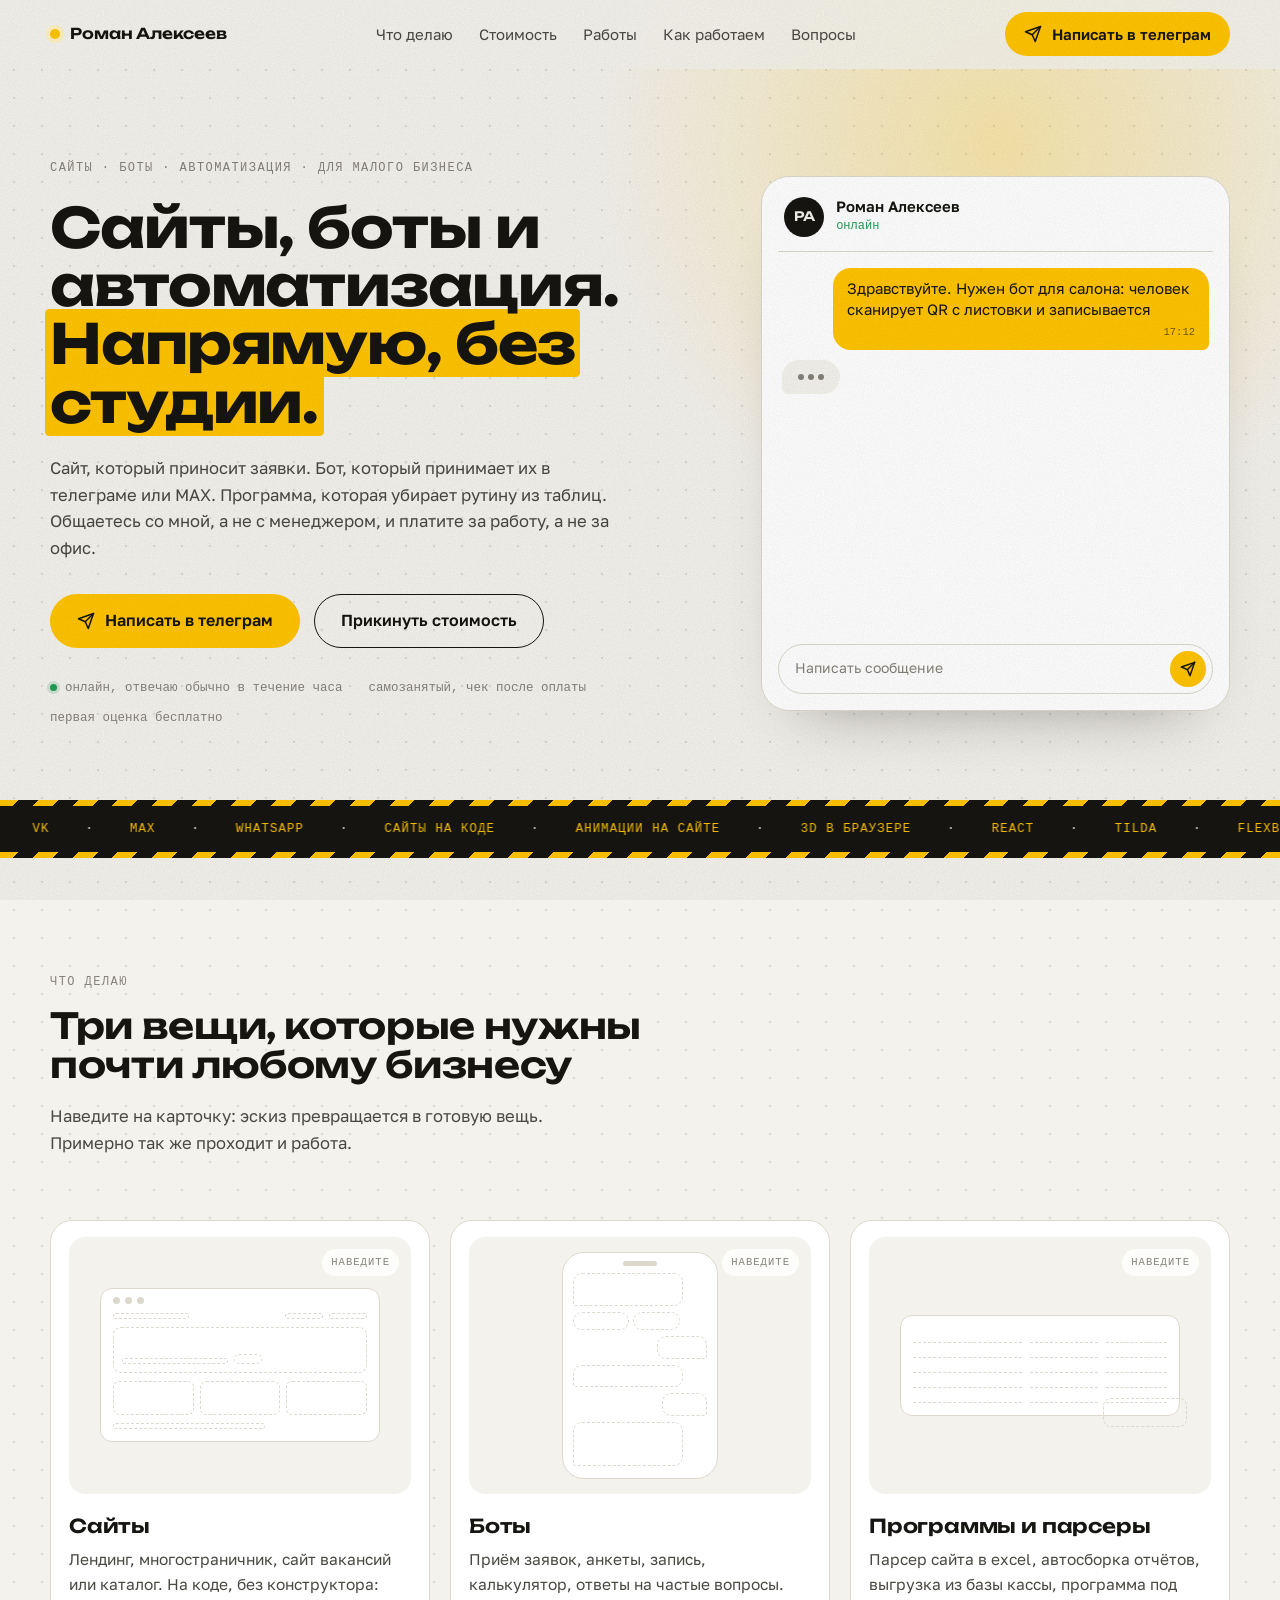
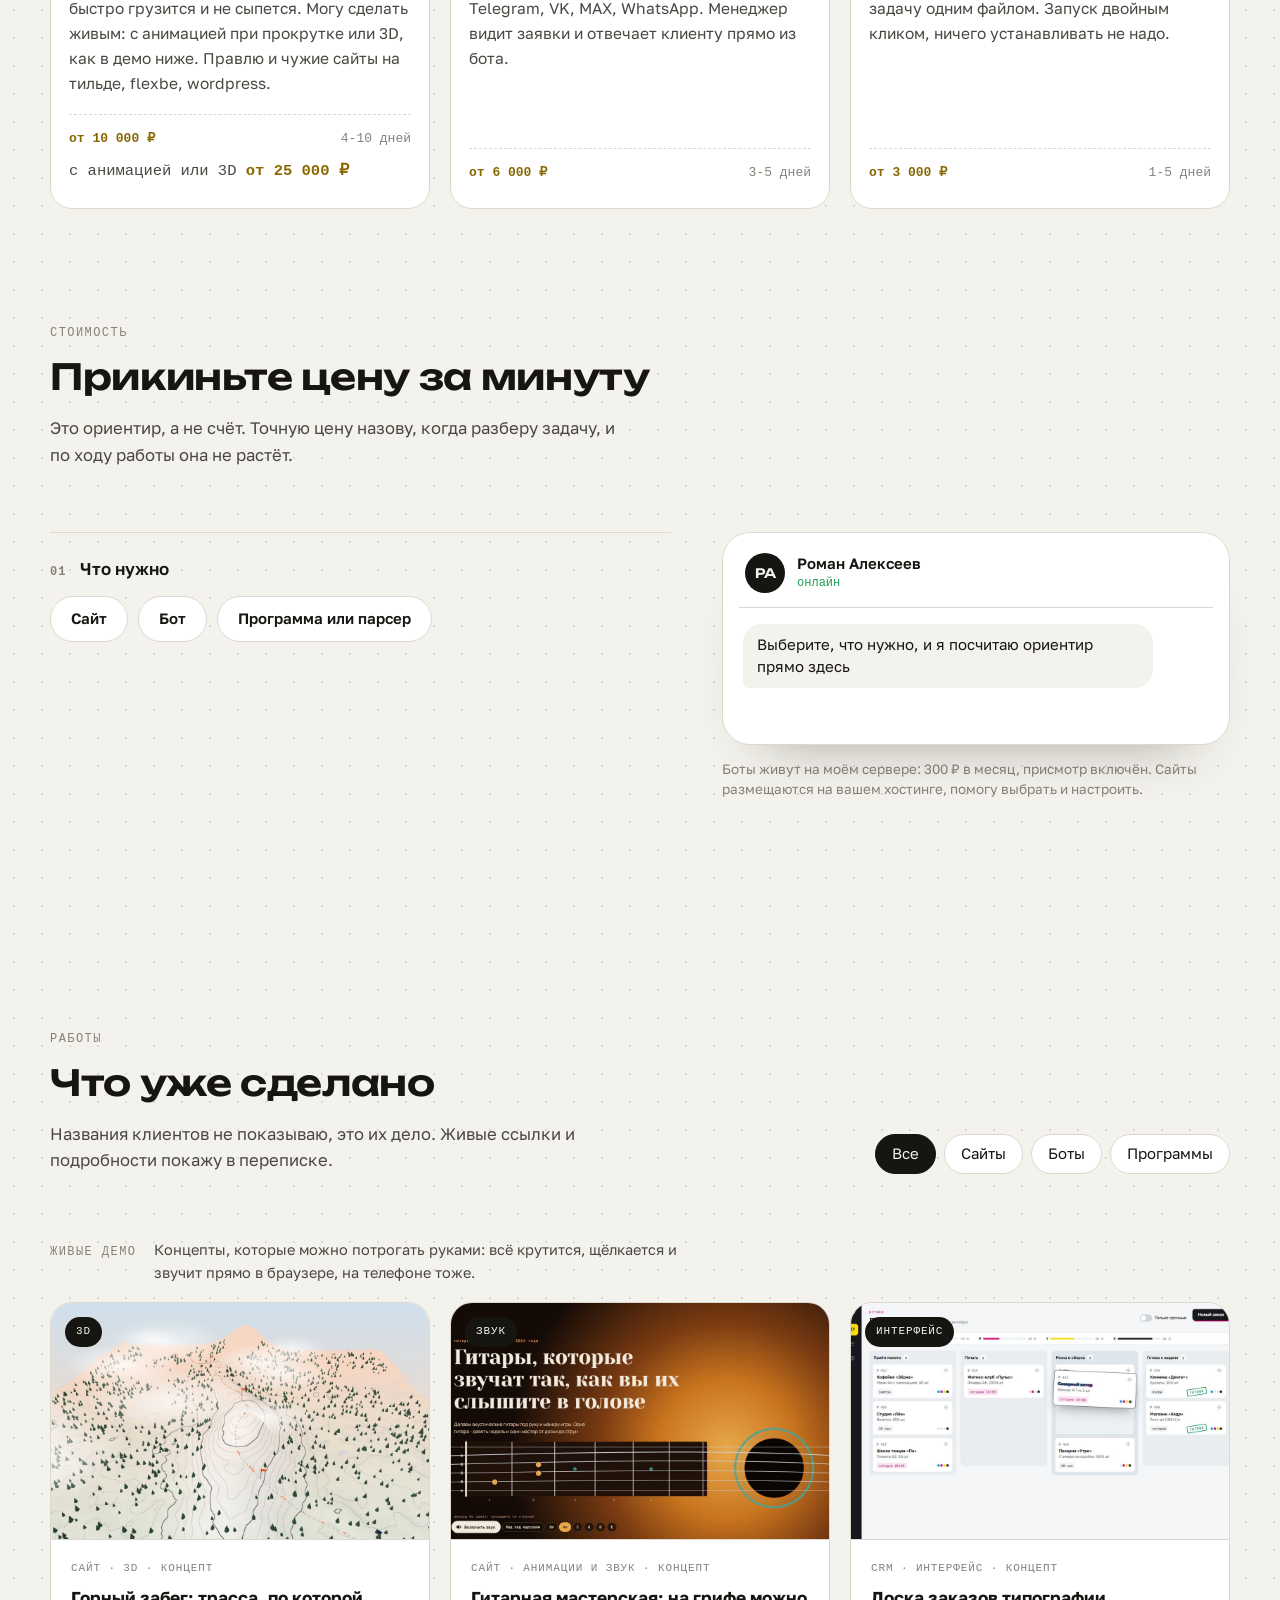
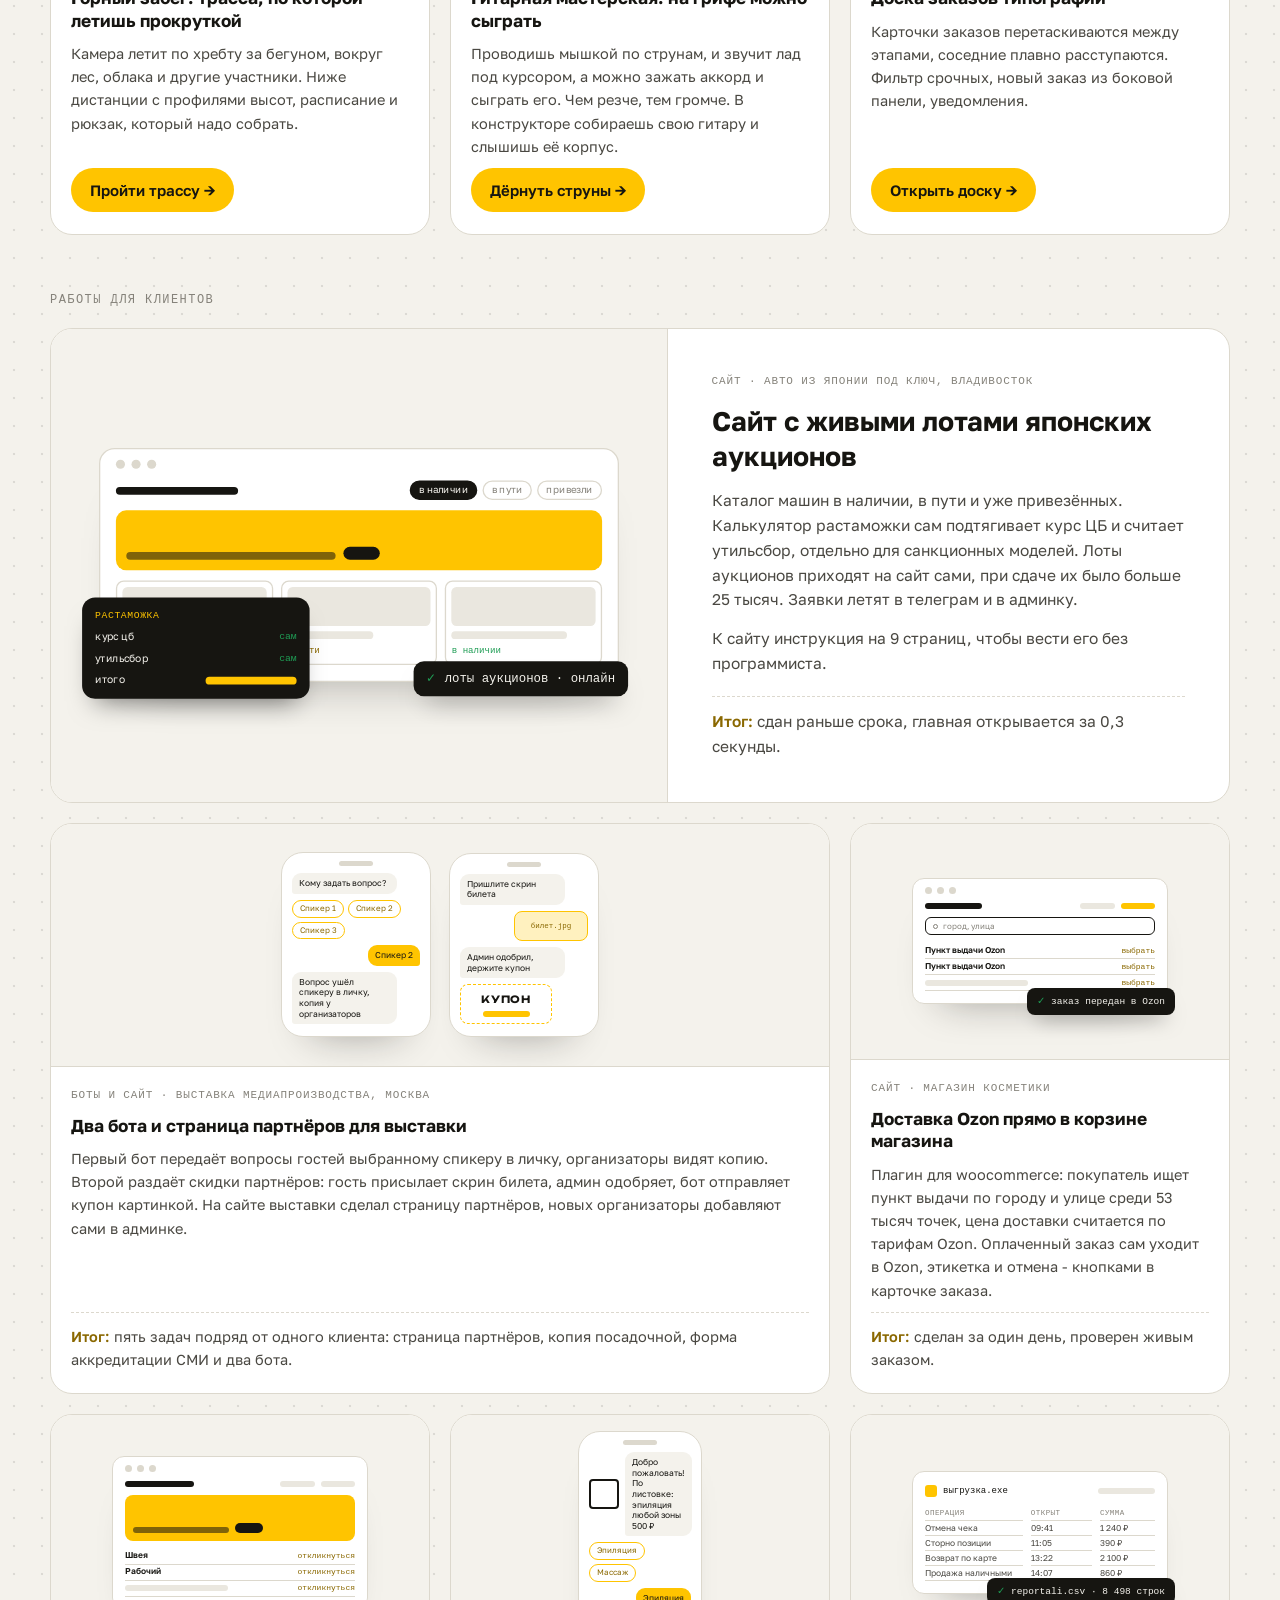
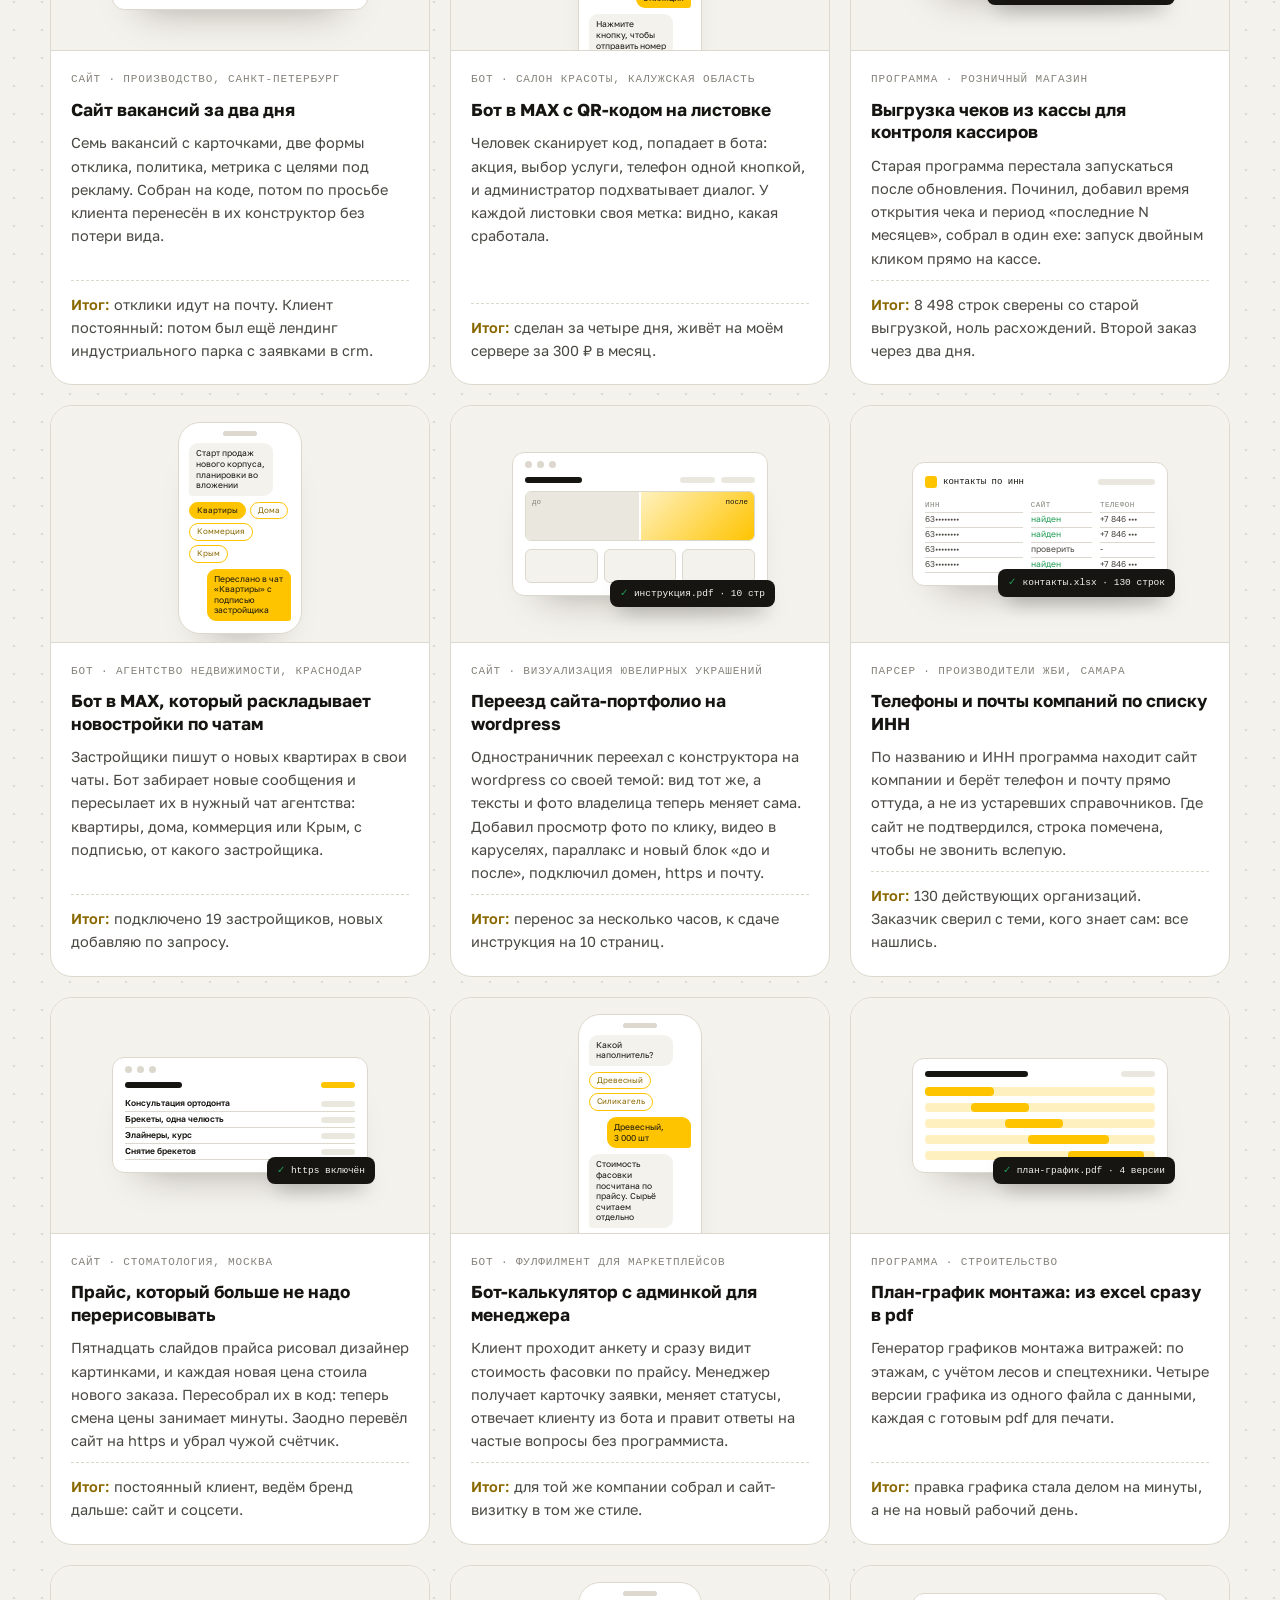
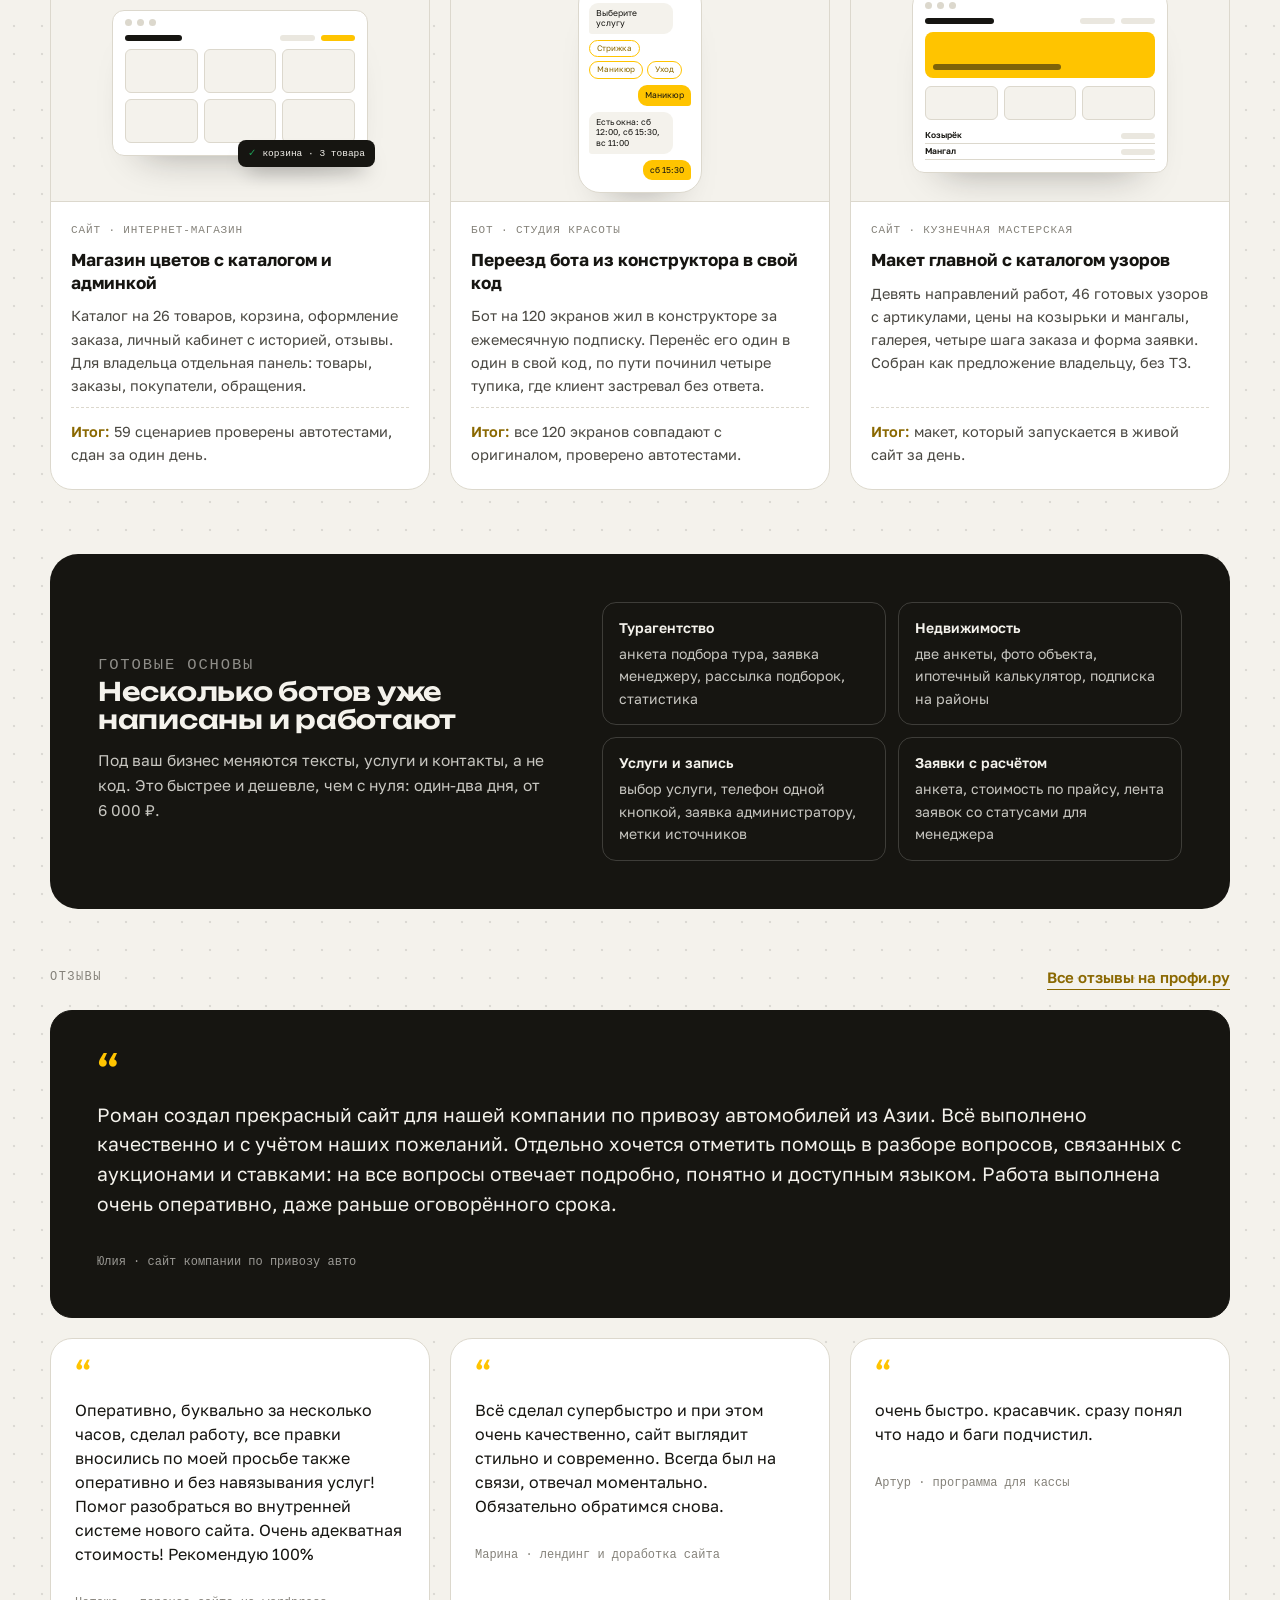
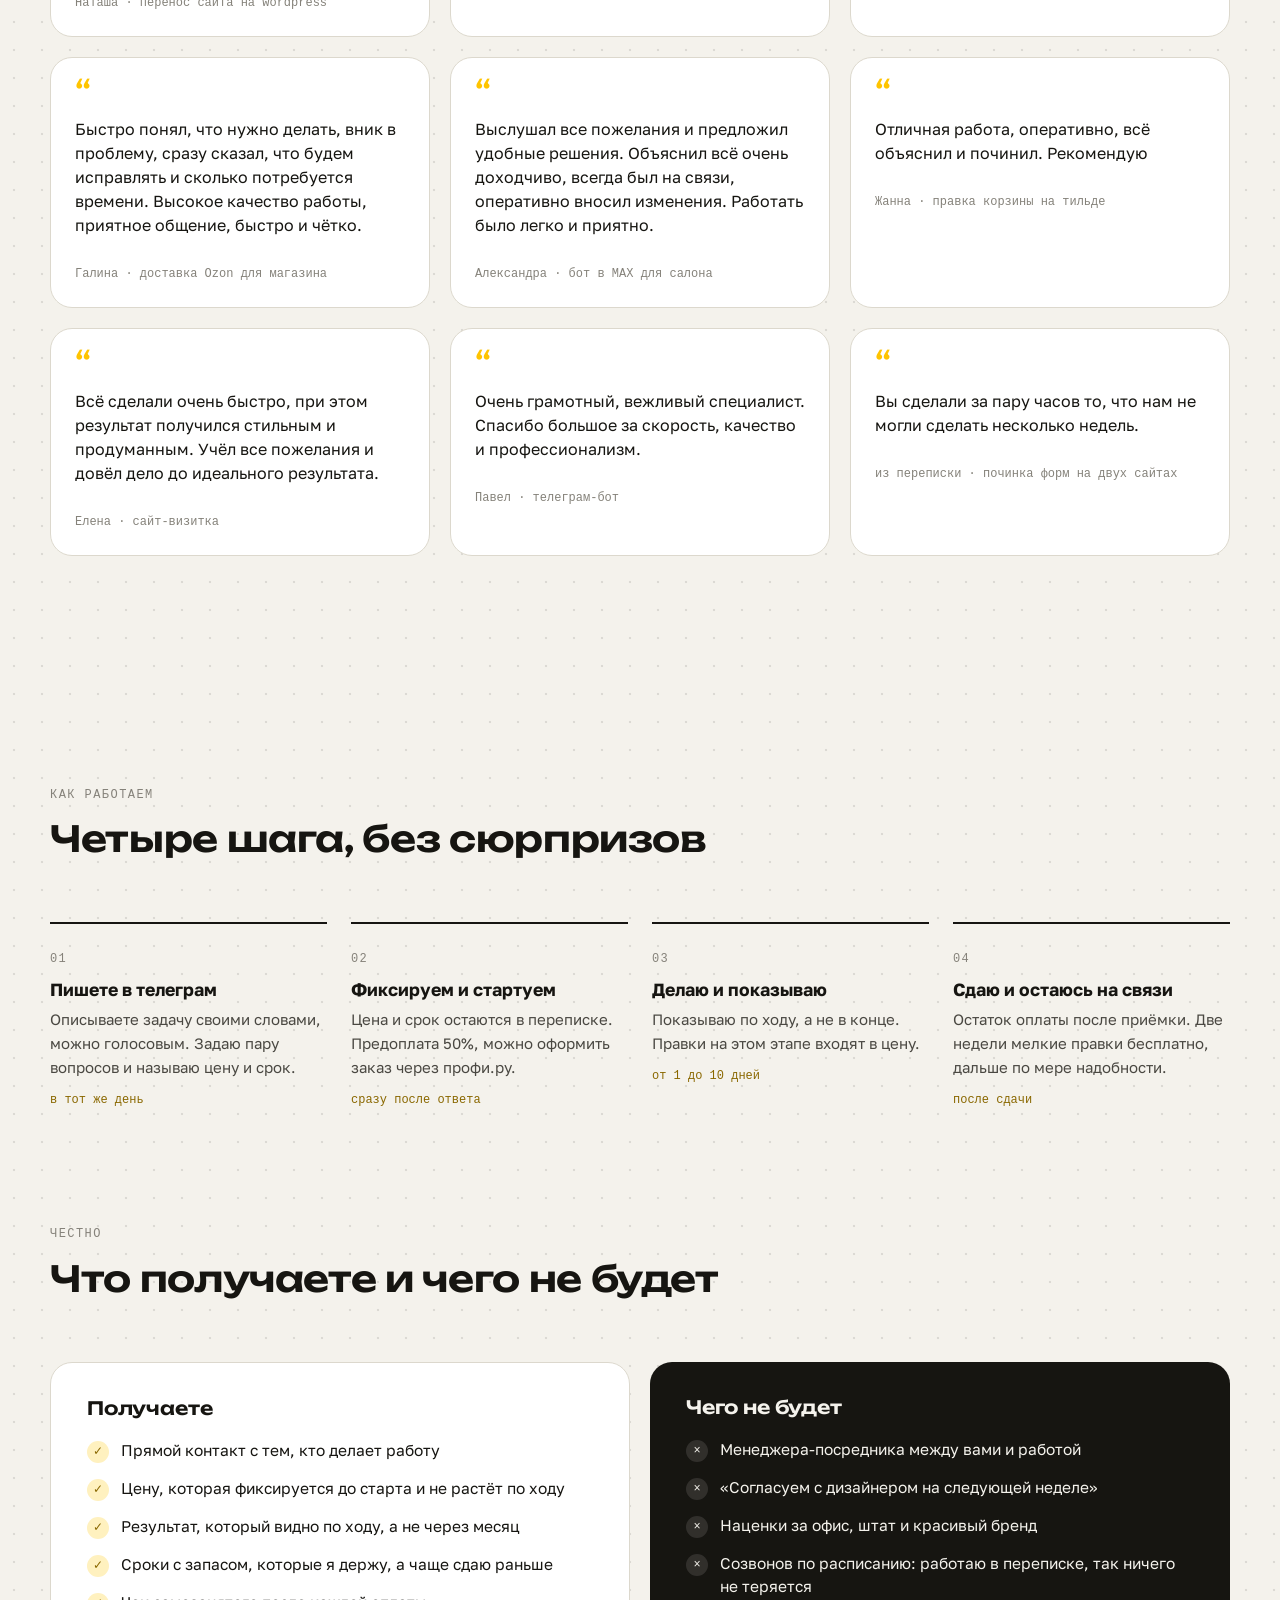
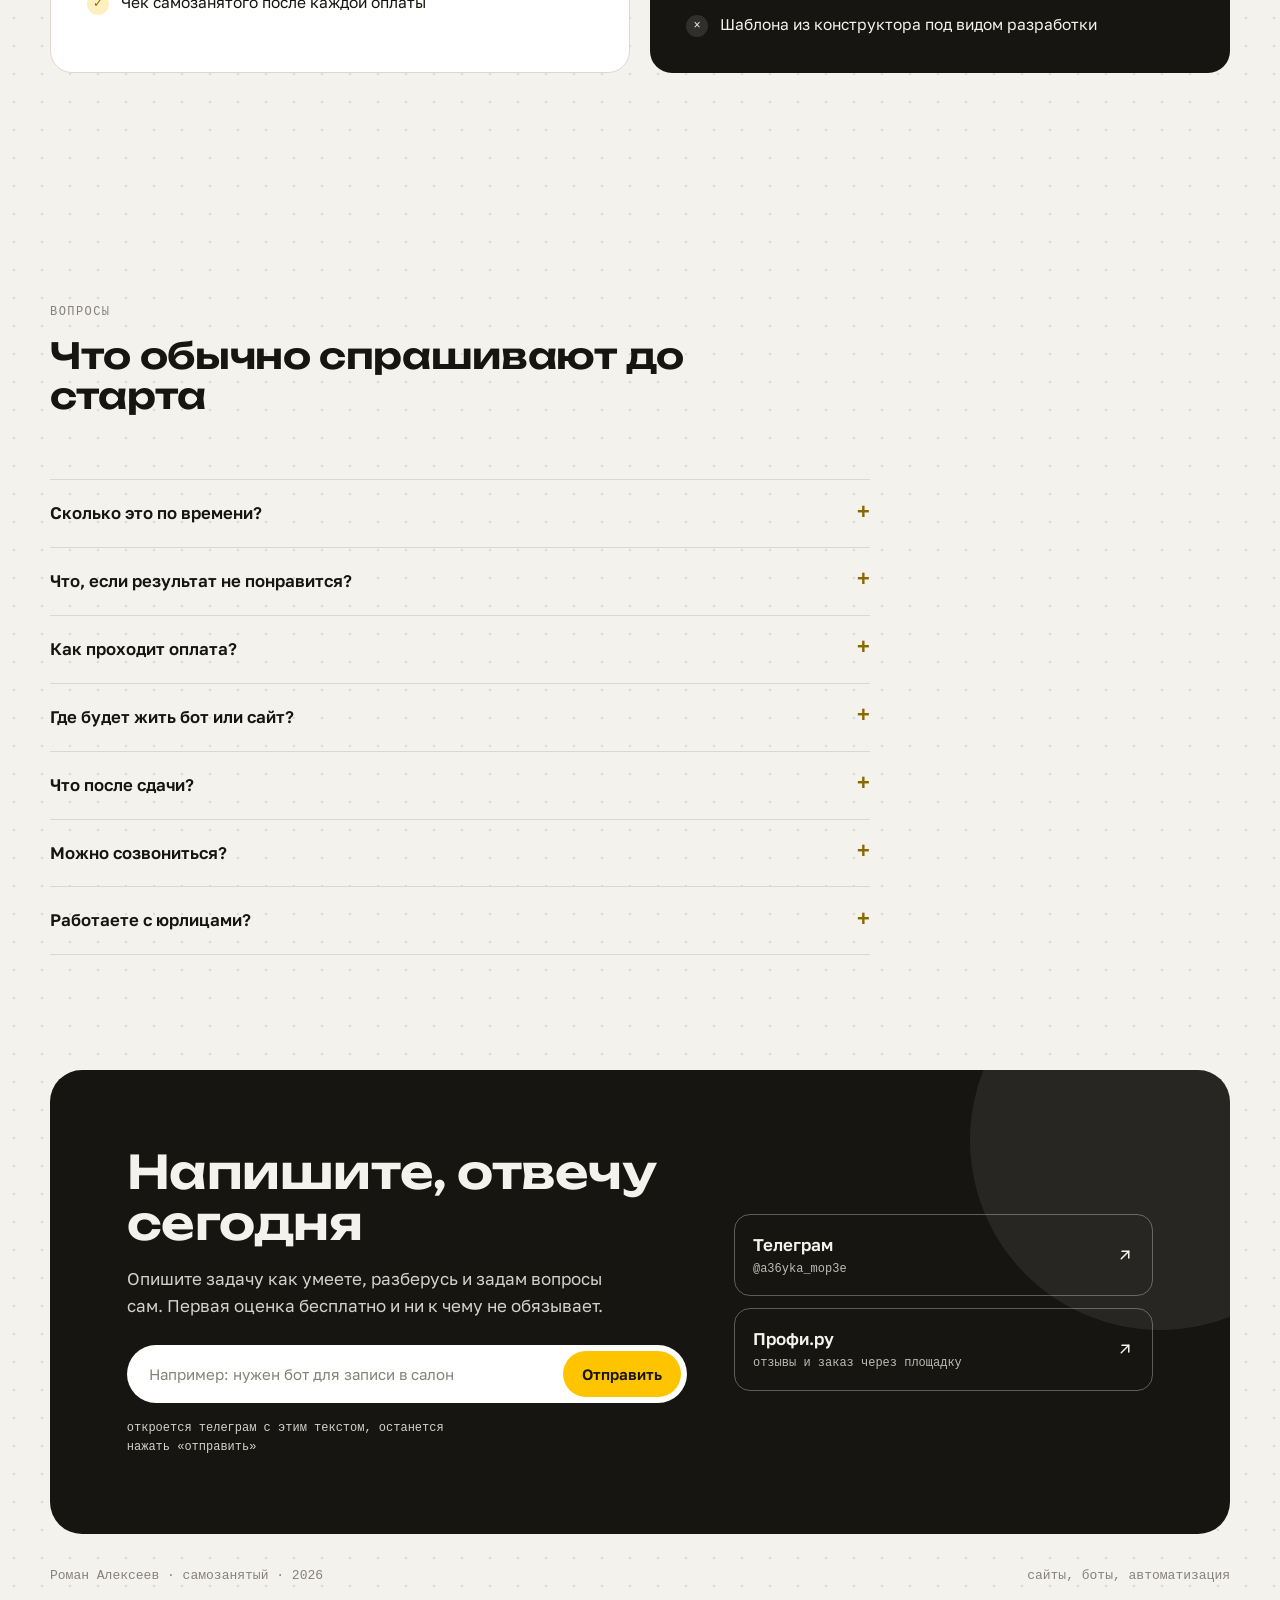
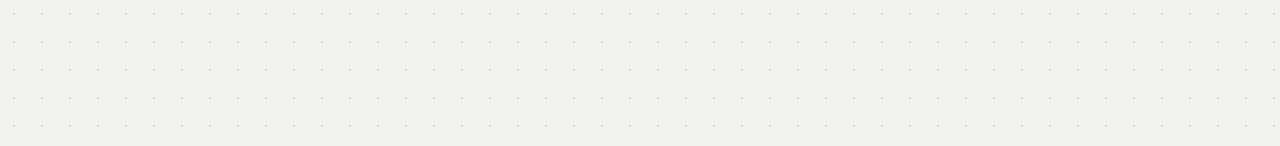
<file: index.html>
<!doctype html>
<html lang="ru">
<head>
<meta charset="utf-8">
<meta name="viewport" content="width=device-width, initial-scale=1">
<title>Роман Алексеев - сайты, боты и автоматизация для малого бизнеса</title>
<meta name="description" content="Сайты, боты для телеграма, VK и MAX, парсеры и программы для малого бизнеса. Напрямую от исполнителя, без студии: от 3&nbsp;000&nbsp;₽, от одного дня.">
<link rel="icon" href="data:image/svg+xml,%3Csvg xmlns='http://www.w3.org/2000/svg' viewBox='0 0 64 64'%3E%3Crect width='64' height='64' rx='16' fill='%23FFC400'/%3E%3Cpath d='M18 16h28a6 6 0 0 1 6 6v16a6 6 0 0 1-6 6H30l-10 8v-8h-2a6 6 0 0 1-6-6V22a6 6 0 0 1 6-6z' fill='%23161511'/%3E%3C/svg%3E">
<style>
/* ============================================================
   Роман Алексеев - сайт-визитка
   Шрифты лежат локально в assets/fonts, внешних запросов нет.
   ============================================================ */

@font-face {
  font-family: 'Unbounded';
  src: url([data-uri]) format('woff2');
  font-weight: 200 900;
  font-display: swap;
}
@font-face {
  font-family: 'Golos Text';
  src: url([data-uri]) format('woff2');
  font-weight: 400 900;
  font-display: swap;
}

:root {
  --paper: #F4F2EC;
  --paper-2: #EAE7DF;
  --white: #FFFFFF;
  --ink: #161511;
  --ink-2: #4A4842;
  --stone: #85827A;
  --line: #DCD8CD;
  /* палитра «бамблби»: жёлтый акцент, чёрные блоки, светлая бумага */
  --accent: #FFC400;         /* акцент: кнопки, пузыри, подсветки */
  --accent-deep: #E9B200;    /* акцент при наведении */
  --accent-tint: #FFF1BF;    /* бледная подложка акцента */
  --ok: #1F9D55;
  --accent-text: #8A6800;   /* акцентный цвет для текста на светлом (жёлтым текст не читается) */
  --on-accent: #161511;     /* текст поверх жёлтого */
  --hero-accent: #161511;   /* вторая строка заголовка */
  --hero-mark: #FFC400;     /* подложка-маркер под второй строкой */
  --contact-bg: #161511; --contact-fg: #F4F2EC; --contact-btn-bg: #FFC400; --contact-btn-fg: #161511;
  --ticker-bg: #161511; --ticker-fg: #FFC400; --ticker-dot: #F4F2EC;

  --display: 'Unbounded', 'Segoe UI', Arial, sans-serif;
  --body: 'Golos Text', 'Segoe UI', Roboto, Arial, sans-serif;
  --mono: ui-monospace, 'Cascadia Mono', Consolas, 'SF Mono', Menlo, monospace;

  --radius: 22px;
  --container: 1180px;
  --gutter: clamp(16px, 4vw, 40px);
  --ease: cubic-bezier(.2, .7, .2, 1);
}

/* ---------- база ---------- */
*, *::before, *::after { box-sizing: border-box; }
html { overflow-x: clip; scroll-behavior: smooth; -webkit-text-size-adjust: 100%; }
body {
  margin: 0;
  /* бумага в точку, как чертёжный лист */
  background-color: var(--paper);
  background-image: radial-gradient(color-mix(in srgb, var(--ink) 11%, transparent) 1px, transparent 1.6px);
  background-size: 28px 28px;
  color: var(--ink);
  font-family: var(--body);
  font-size: 17px;
  line-height: 1.6;
  -webkit-font-smoothing: antialiased;
}
img { max-width: 100%; display: block; }
a { color: inherit; }
button { font: inherit; color: inherit; }
h1, h2, h3 { margin: 0; font-family: var(--display); font-weight: 600; line-height: 1.1; letter-spacing: -0.01em; }
p, ul, dl { margin: 0; }
:focus-visible { outline: 3px solid var(--accent); outline-offset: 3px; border-radius: 6px; }
[hidden] { display: none !important; }

.container { width: min(var(--container), 100% - 2 * var(--gutter)); margin-inline: auto; }
main { position: relative; z-index: 1; }

/* ---------- фон: пятно света за курсором и зерно бумаги (слои создаёт main.js) ---------- */
/* пятно - готовый круг, который ездит по экрану сдвигом (transform), а не перерисовывается на каждое движение:
   иначе хром рисует его кусками и на скринах ловятся рваные прямоугольные края */
/* слой 0, а не -1: с отрицательным слоем хром на некоторых машинах обрезал свечение по границам колонки с наклонённым
   заголовком (проверено в хроме Ромы 13.09). Содержимое страницы поднято над пятном через main { z-index: 1 } */
.bg-spot { position: fixed; left: -640px; top: -640px; width: 1280px; height: 1280px; z-index: 0; pointer-events: none; will-change: transform; transform: translate3d(78vw, 16vh, 0); transition: transform .35s var(--ease); background: radial-gradient(circle closest-side, color-mix(in srgb, var(--accent) 28%, transparent), transparent 62%); }
.bg-grain { position: fixed; inset: 0; z-index: 60; pointer-events: none; opacity: .16; background-image: url("data:image/svg+xml,%3Csvg xmlns='http://www.w3.org/2000/svg' width='240' height='240'%3E%3Cfilter id='n'%3E%3CfeTurbulence type='fractalNoise' baseFrequency='.85' numOctaves='2' stitchTiles='stitch'/%3E%3CfeColorMatrix values='0 0 0 0 0 0 0 0 0 0 0 0 0 0 0 0 0 0 .45 0'/%3E%3C/filter%3E%3Crect width='100%25' height='100%25' filter='url(%23n)'/%3E%3C/svg%3E"); }
/* колонки сеток не должны распирать страницу шире экрана */
.hero-grid > *, .calc > *, .ready > *, .contact > *, .honest > *, .quotes > *, .cases > *, .svc-grid > * { min-width: 0; }
.section { padding-block: clamp(72px, 9vw, 128px); scroll-margin-top: 80px; }
.section--tight { padding-top: 0; }
.eyebrow { font-family: var(--mono); font-size: 12px; letter-spacing: .12em; text-transform: uppercase; color: var(--stone); }
.h2 { font-size: clamp(1.55rem, 2.8vw, 2.4rem); margin-top: 14px; max-width: 22ch; }
.lead { font-size: clamp(1.02rem, 1.3vw, 1.18rem); color: var(--ink-2); max-width: 58ch; margin-top: 18px; }
.section-head { display: flex; justify-content: space-between; align-items: flex-end; gap: 32px; flex-wrap: wrap; margin-bottom: clamp(36px, 5vw, 64px); }
.section-head > div { max-width: 720px; }

/* появление при прокрутке (только если есть js) */
.js .reveal { opacity: 0; transform: translateY(18px); transition: opacity .9s var(--ease), transform .9s var(--ease); }
.js .reveal.is-in { opacity: 1; transform: none; }
.js .stagger:not(.is-in) > * { opacity: 0; transform: translateY(16px); }
.js .stagger.is-in > * { animation: rise-in .8s var(--ease) backwards; animation-delay: calc(var(--i, 0) * 90ms); }
@keyframes rise-in { from { opacity: 0; transform: translateY(16px); } to { opacity: 1; transform: none; } }

/* ---------- кнопки ---------- */
.btn {
  display: inline-flex; align-items: center; justify-content: center; gap: 10px;
  height: 54px; padding: 0 26px; border-radius: 999px;
  border: 1.5px solid transparent; text-decoration: none;
  font-weight: 600; font-size: 16px; cursor: pointer; white-space: nowrap;
  transition: transform .3s var(--ease), background .25s, color .25s, border-color .25s, box-shadow .25s;
}
.btn svg { width: 18px; height: 18px; flex: none; }
.btn--primary { background: var(--accent); color: var(--on-accent); }
.btn--primary:hover { background: var(--accent-deep); box-shadow: 0 14px 30px -12px color-mix(in srgb, var(--accent) 60%, transparent); }
.btn--ghost { background: transparent; border-color: var(--ink); color: var(--ink); }
.btn--ghost:hover { background: var(--ink); color: var(--paper); }
.btn--white { background: var(--contact-btn-bg); color: var(--contact-btn-fg); }
.btn--white:hover { filter: brightness(.93); }
.btn--sm { height: 44px; padding: 0 18px; font-size: 15px; }
.btn:disabled { opacity: .5; cursor: default; box-shadow: none; }
.link-btn { background: none; border: 0; padding: 0; color: var(--accent-text); font-weight: 600; cursor: pointer; text-decoration: underline; text-underline-offset: 3px; }

/* ---------- шапка ---------- */
.header {
  position: sticky; top: 0; z-index: 50;
  background: color-mix(in srgb, var(--paper) 84%, transparent);
  backdrop-filter: blur(14px); -webkit-backdrop-filter: blur(14px);
  border-bottom: 1px solid transparent; transition: border-color .3s;
}
.header.is-stuck { border-color: var(--line); }
.header-in { display: flex; align-items: center; justify-content: space-between; height: 68px; gap: 24px; }
.brand { font-family: var(--display); font-weight: 600; font-size: 15px; text-decoration: none; display: flex; align-items: center; gap: 10px; white-space: nowrap; }
.brand-dot { width: 10px; height: 10px; border-radius: 50%; background: var(--accent); box-shadow: 0 0 0 4px var(--accent-tint); }
.nav { display: flex; gap: 26px; }
.nav a { text-decoration: none; font-size: 15px; color: var(--ink-2); transition: color .2s; }
.nav a:hover { color: var(--ink); }
@media (max-width: 900px) { .nav { display: none; } }
@media (max-width: 480px) { .header .btn span { display: none; } .header .btn { padding: 0 14px; } }

/* ---------- первый экран ---------- */
.hero { padding-block: clamp(40px, 7vw, 96px) clamp(40px, 6vw, 72px); }
.hero-grid { display: grid; grid-template-columns: 1.15fr .85fr; gap: clamp(32px, 6vw, 80px); align-items: center; }
@media (max-width: 900px) { .hero-grid { grid-template-columns: 1fr; } }
.hero h1 { font-size: clamp(1.9rem, 4.3vw, 3.5rem); font-weight: 700; letter-spacing: -0.02em; margin-top: 20px; line-height: 1.06; }
.hero h1 .accent { color: var(--hero-accent); background: var(--hero-mark); -webkit-box-decoration-break: clone; box-decoration-break: clone; padding: 0 .1em; margin: 0 -.1em; border-radius: .08em; }
/* окошко с обрезкой нужно только пока слова выезжают снизу; запас по краям, чтобы не резать хвосты букв,
   а после выезда (класс is-in ставит main.js) обрезка снимается совсем - иначе при подъёме на наведении режется верх */
.hero h1 .w { display: inline-block; overflow: hidden; vertical-align: top; padding: .12em .08em .2em; margin: -.12em -.08em -.2em; }
.hero h1.is-in .w { overflow: visible; }
/* position: relative поднимает слова над фонами строк: иначе жёлтый маркер следующей строки закрашивает
   хвосты «р», «у», «ц» строки выше (браузер рисует строку за строкой, фон строки 3 ложится поверх текста строки 2) */
.hero h1 .w > span { display: inline-block; position: relative; animation: rise .9s var(--ease) backwards; transition: transform .35s var(--ease); }
.hero h1 .w:hover > span { transform: translateY(-.07em); }
.hero h1 { transition: transform .15s linear; }
/* остальные крупные заголовки: слова тоже приподнимаются под курсором (класс lift ставит main.js) */
.lift .w { display: inline-block; }
.lift .w > span { display: inline-block; position: relative; transition: transform .35s var(--ease); }
.lift .w:hover > span { transform: translateY(-.07em); }
/* карточки можно оттянуть мышкой, поведение в main.js */
.card-live.case, .card-live.svc, .card-live.quote { cursor: grab; }
.card-live.is-dragging, .card-live.is-dragging * { cursor: grabbing; user-select: none; }
.card-live.is-dragging { position: relative; z-index: 5; } /* пока тянут - поверх соседей */
@keyframes rise { from { transform: translateY(130%); } to { transform: none; } }
.hero .lead { margin-top: 24px; }
.hero-cta { display: flex; gap: 14px; flex-wrap: wrap; margin-top: 32px; }
.hero-facts { display: flex; flex-wrap: wrap; gap: 10px 26px; margin-top: 30px; font-family: var(--mono); font-size: 12.5px; color: var(--stone); }
.hero-facts .is-online::before { content: ''; display: inline-block; width: 7px; height: 7px; border-radius: 50%; background: var(--ok); margin-right: 8px; vertical-align: middle; box-shadow: 0 0 0 3px rgba(31, 157, 85, .18); }

/* ---------- чат (используется на первом экране, в калькуляторе и в демо) ---------- */
.chat {
  background: var(--white); border: 1px solid var(--line); border-radius: 28px; padding: 16px;
  box-shadow: 0 34px 60px -44px rgba(22, 21, 17, .45); position: relative;
}
.chat-head { display: flex; align-items: center; gap: 12px; padding: 4px 6px 14px; border-bottom: 1px solid var(--line); }
.avatar { width: 40px; height: 40px; border-radius: 50%; background: var(--ink); color: var(--paper); display: grid; place-items: center; font-family: var(--display); font-size: 13px; font-weight: 600; flex: none; }
.avatar--bot { background: var(--accent); color: var(--on-accent); }
.chat-name { font-weight: 600; font-size: 15px; line-height: 1.2; }
.chat-status { font-size: 12px; color: var(--ok); font-family: var(--mono); margin-top: 2px; }
.chat-body { display: flex; flex-direction: column; gap: 10px; padding: 16px 4px 6px; height: 380px; overflow-y: auto; scrollbar-width: thin; }
@media (max-width: 900px) { .chat-body { height: 320px; } }
.chat--auto .chat-body { height: auto; min-height: 120px; overflow: visible; }
.msg { max-width: 88%; padding: 10px 14px; border-radius: 18px; font-size: 15px; line-height: 1.45; animation: pop .35s var(--ease); word-wrap: break-word; }
.msg--in { align-self: flex-start; background: var(--paper); border-bottom-left-radius: 6px; }
.msg--out { align-self: flex-end; background: var(--accent); color: var(--on-accent); border-bottom-right-radius: 6px; }
.msg time { display: block; font-family: var(--mono); font-size: 10.5px; opacity: .6; margin-top: 4px; text-align: right; }
.msg b { font-weight: 700; }
.typing { display: inline-flex; gap: 4px; padding: 14px 16px; }
.typing i { width: 6px; height: 6px; border-radius: 50%; background: var(--stone); animation: blink 1s infinite; }
.typing i:nth-child(2) { animation-delay: .15s; }
.typing i:nth-child(3) { animation-delay: .3s; }
@keyframes blink { 0%, 80%, 100% { opacity: .25; } 40% { opacity: 1; } }
@keyframes pop { from { opacity: 0; transform: translateY(8px) scale(.98); } to { opacity: 1; transform: none; } }
.chat-input { margin-top: 12px; display: flex; align-items: center; gap: 10px; border: 1px solid var(--line); border-radius: 999px; padding: 6px 6px 6px 16px; color: var(--stone); font-size: 14px; text-decoration: none; }
.chat-input .send { margin-left: auto; width: 36px; height: 36px; border-radius: 50%; background: var(--accent); display: grid; place-items: center; color: var(--on-accent); flex: none; }
.chat-input .send svg { width: 16px; height: 16px; }

/* ---------- бегущая строка ---------- */
.ticker { position: relative; padding: 19px 0; overflow: hidden; background: var(--ticker-bg); touch-action: pan-y; user-select: none; cursor: grab; }
.ticker.is-dragging { cursor: grabbing; }
/* по умолчанию крутится css-анимацией; main.js выключает её и ведёт строку сам, чтобы её можно было крутануть рукой */
.js .ticker-track { animation: none; will-change: transform; }
/* тонкие жёлто-чёрные полосы по краям, единственная прямая цитата бамблби */
.ticker::before, .ticker::after { content: ''; position: absolute; left: 0; right: 0; height: 6px; background: repeating-linear-gradient(-45deg, var(--accent) 0 14px, var(--ink) 14px 28px); }
.ticker::before { top: 0; }
.ticker::after { bottom: 0; }
.ticker-track { display: flex; width: max-content; animation: ticker 48s linear infinite; font-family: var(--mono); font-size: 12.5px; letter-spacing: .08em; text-transform: uppercase; color: var(--ticker-fg); }
.ticker-track span { padding-right: 36px; white-space: nowrap; }
.ticker-track span::after { content: '·'; padding-left: 36px; color: var(--ticker-dot); }
@keyframes ticker { to { transform: translateX(-50%); } }

/* ---------- что делаю: карточки с проявлением ---------- */
.svc-grid { display: grid; grid-template-columns: repeat(3, 1fr); gap: 20px; }
@media (max-width: 900px) { .svc-grid { grid-template-columns: 1fr; } }
.svc {
  background: var(--white); border: 1px solid var(--line); border-radius: var(--radius); padding: 16px 18px 24px;
  display: flex; flex-direction: column; transition: transform .45s var(--ease), box-shadow .45s;
  isolation: isolate; /* подсказка «наведите» не должна просвечивать сквозь соседнюю карточку */
}
.svc:hover { transform: translateY(-4px); box-shadow: 0 34px 50px -38px rgba(22, 21, 17, .45); }
.svc-visual { position: relative; aspect-ratio: 4 / 3; border-radius: 16px; overflow: hidden; background: var(--paper); }
.svc-state { position: absolute; inset: 0; display: grid; place-items: center; transition: opacity .75s var(--ease), filter .75s var(--ease), transform .75s var(--ease); }
.svc-state--b { opacity: 0; filter: blur(16px); transform: scale(1.05); }
.svc:hover .svc-state--a, .svc.is-open .svc-state--a { opacity: 0; filter: blur(16px); transform: scale(.97); }
.svc:hover .svc-state--b, .svc.is-open .svc-state--b { opacity: 1; filter: blur(0); transform: none; }
.svc-hint { position: absolute; right: 12px; top: 12px; z-index: 2; font-family: var(--mono); font-size: 10.5px; letter-spacing: .1em; text-transform: uppercase; color: var(--stone); background: color-mix(in srgb, var(--white) 85%, transparent); padding: 5px 9px; border-radius: 999px; transition: opacity .4s; }
.svc:hover .svc-hint, .svc.is-open .svc-hint { opacity: 0; }
@media (hover: none) { .svc-hint { display: none; } }
.svc h3 { font-size: 1.2rem; margin-top: 22px; }
.svc p { color: var(--ink-2); margin-top: 10px; font-size: 15.5px; flex: 1; }
.svc-meta { display: flex; justify-content: space-between; gap: 12px; margin-top: 18px; padding-top: 14px; border-top: 1px dashed var(--line); font-family: var(--mono); font-size: 13px; color: var(--stone); }
.svc-meta b { color: var(--accent-text); font-weight: 600; }

/* ---------- мини-макеты, нарисованы css без картинок ---------- */
.mock { position: relative; font-family: var(--body); }
.mock--browser, .mock--window { width: 82%; background: var(--white); border: 1.5px solid var(--line); border-radius: 12px; padding: 12px; box-shadow: 0 26px 40px -30px rgba(22, 21, 17, .4); }
.mock--browser { padding-top: 24px; }
.mock--browser::before { content: ''; position: absolute; left: 12px; top: 8px; width: 7px; height: 7px; border-radius: 50%; background: var(--line); box-shadow: 12px 0 0 var(--line), 24px 0 0 var(--line); }
.mock--phone { width: 48%; max-width: 156px; background: var(--white); border: 1.5px solid var(--line); border-radius: 22px; padding: 20px 10px 12px; box-shadow: 0 26px 40px -30px rgba(22, 21, 17, .4); }
.mock--phone::before { content: ''; position: absolute; top: 8px; left: 50%; transform: translateX(-50%); width: 34px; height: 5px; border-radius: 3px; background: var(--line); }
.m-row { display: flex; gap: 6px; align-items: center; }
.m-stack { display: flex; flex-direction: column; gap: 6px; }
.m-line { height: 6px; border-radius: 3px; background: var(--paper-2); flex: none; }
.m-line--ink { background: var(--ink); }
.m-line--accent { background: var(--accent); }
.w15 { width: 15%; } .w25 { width: 25%; } .w30 { width: 30%; } .w45 { width: 45%; } .w60 { width: 60%; } .w80 { width: 80%; } .w100 { width: 100%; }
.ml-auto { margin-left: auto; }
.mt6 { margin-top: 6px; } .mt8 { margin-top: 8px; } .mt10 { margin-top: 10px; }
.m-hero { height: 46px; border-radius: 8px; background: var(--accent); display: flex; align-items: flex-end; padding: 8px; gap: 6px; }
.m-hero .m-line { background: color-mix(in srgb, var(--on-accent) 55%, transparent); }
.m-btn { height: 10px; width: 28px; border-radius: 5px; background: var(--on-accent); flex: none; }
.m-cards { display: grid; grid-template-columns: repeat(3, 1fr); gap: 6px; }
.m-cards--2 { grid-template-columns: repeat(2, 1fr); }
.m-card { height: 34px; border-radius: 6px; background: var(--paper); border: 1px solid var(--line); }
.m-card--tall { height: 44px; }
.m-list > div { display: flex; justify-content: space-between; align-items: center; height: 16px; border-bottom: 1px solid var(--line); font-size: 8.5px; color: var(--ink-2); }
.m-list > div b { font-weight: 600; color: var(--ink); }
.m-list > div i { font-style: normal; color: var(--accent-text); font-family: var(--mono); font-size: 8px; }
.m-bubble { max-width: 82%; padding: 5px 7px; border-radius: 9px; background: var(--paper); font-size: 8.5px; line-height: 1.25; color: var(--ink); }
.m-bubble--out { background: var(--accent); color: var(--on-accent); margin-left: auto; border-bottom-right-radius: 3px; }
.m-bubble--in { border-bottom-left-radius: 3px; }
.m-chips { display: flex; gap: 4px; flex-wrap: wrap; }
.m-chip { font-size: 8px; padding: 3px 7px; border-radius: 999px; border: 1px solid var(--accent); color: var(--accent-text); background: var(--white); line-height: 1.2; }
.m-table { display: grid; grid-template-columns: 1.6fr 1fr .9fr; gap: 0 8px; font-size: 8.5px; }
.m-table > span { height: 15px; display: flex; align-items: center; border-bottom: 1px solid var(--line); overflow: hidden; white-space: nowrap; color: var(--ink-2); }
.m-table > .th { font-family: var(--mono); font-size: 7.5px; text-transform: uppercase; letter-spacing: .06em; color: var(--stone); }
.m-table > .ok { color: var(--ok); }
.m-gantt { display: grid; gap: 7px; }
.m-gantt > span { height: 9px; border-radius: 4px; background: var(--accent-tint); position: relative; }
.m-gantt > span::after { content: ''; position: absolute; top: 0; bottom: 0; left: var(--s, 0); right: var(--e, 0); background: var(--accent); border-radius: 4px; }
.m-file { position: absolute; right: -8px; bottom: -12px; background: var(--ink); color: var(--paper); font-family: var(--mono); font-size: 9.5px; padding: 6px 10px; border-radius: 8px; display: flex; gap: 6px; align-items: center; box-shadow: 0 12px 20px -10px rgba(0, 0, 0, .5); white-space: nowrap; }
.m-file::before { content: '✓'; color: var(--ok); }
.m-qr { width: 30px; height: 30px; border: 2px solid var(--ink); border-radius: 4px; background:
  linear-gradient(var(--ink), var(--ink)) 4px 4px / 7px 7px no-repeat,
  linear-gradient(var(--ink), var(--ink)) right 4px top 4px / 7px 7px no-repeat,
  linear-gradient(var(--ink), var(--ink)) 4px bottom 4px / 7px 7px no-repeat,
  linear-gradient(var(--ink), var(--ink)) 14px 14px / 3px 3px no-repeat,
  linear-gradient(var(--ink), var(--ink)) right 6px bottom 6px / 5px 5px no-repeat; flex: none; }
.m-exe { display: inline-flex; align-items: center; gap: 6px; font-family: var(--mono); font-size: 9px; color: var(--ink); }
.m-exe::before { content: ''; width: 12px; height: 12px; border-radius: 3px; background: var(--accent); }
.m-chip--on { background: var(--accent); border-color: var(--accent); color: var(--on-accent); }
.m-tabs { display: flex; gap: 4px; margin-left: auto; }
.m-tabs > span { font-size: 7.5px; padding: 2px 6px; border-radius: 999px; border: 1px solid var(--line); color: var(--stone); line-height: 1.2; white-space: nowrap; }
.m-tabs > .on { background: var(--ink); border-color: var(--ink); color: var(--paper); }
.m-cars { display: grid; grid-template-columns: repeat(3, 1fr); gap: 6px; }
.m-car { border: 1px solid var(--line); border-radius: 6px; padding: 4px; display: grid; gap: 4px; }
.m-car > span:first-child { height: 30px; border-radius: 4px; background: var(--paper-2); }
.m-car em { font-style: normal; font-family: var(--mono); font-size: 7px; color: var(--ok); }
.m-car em.way { color: var(--accent-text); }
.m-panel { position: absolute; left: -14px; bottom: -14px; width: 44%; background: var(--ink); color: var(--paper); border-radius: 10px; padding: 8px 10px; font-size: 8px; display: grid; gap: 4px; box-shadow: 0 12px 20px -10px rgba(0, 0, 0, .5); }
.m-panel b { font-family: var(--mono); font-size: 7.5px; font-weight: 500; text-transform: uppercase; letter-spacing: .06em; color: var(--accent); }
.m-panel div { display: flex; justify-content: space-between; align-items: center; gap: 6px; }
.m-panel div span:last-child:not(.m-line) { color: var(--ok); font-family: var(--mono); font-size: 7.5px; }
.m-search { height: 18px; border: 1.5px solid var(--ink); border-radius: 6px; display: flex; align-items: center; gap: 5px; padding: 0 7px; font-size: 8px; color: var(--stone); }
.m-search::before { content: ''; width: 5px; height: 5px; border: 1.5px solid var(--stone); border-radius: 50%; flex: none; }
.m-split { height: 50px; border-radius: 6px; display: grid; grid-template-columns: 1fr 1fr; overflow: hidden; position: relative; border: 1px solid var(--line); }
.m-split > span { font-family: var(--mono); font-size: 7.5px; padding: 4px 6px; color: var(--stone); background: var(--paper-2); }
.m-split > span + span { background: linear-gradient(135deg, var(--accent-tint), var(--accent)); color: var(--on-accent); text-align: right; }
.m-split::after { content: ''; position: absolute; left: 50%; top: 0; bottom: 0; width: 2px; margin-left: -1px; background: var(--white); }
.m-shot { margin-left: auto; width: 58%; height: 30px; border-radius: 8px; background: var(--accent-tint); border: 1px solid var(--accent); font-family: var(--mono); font-size: 7.5px; display: grid; place-items: center; color: var(--accent-text); }
.m-coupon { width: 72%; border: 1.5px dashed var(--accent); border-radius: 8px; padding: 6px; font-family: var(--display); font-weight: 700; font-size: 10px; letter-spacing: .08em; display: grid; gap: 4px; justify-items: center; background: var(--white); color: var(--ink); }
/* каркасное состояние: те же элементы, но пунктиром и без текста */
.mock--wire { box-shadow: none; }
.mock--wire .m-line, .mock--wire .m-hero, .mock--wire .m-card, .mock--wire .m-bubble, .mock--wire .m-chip, .mock--wire .m-btn, .mock--wire .m-gantt > span, .mock--wire .m-file, .mock--wire .m-qr, .mock--wire .m-exe::before { background: transparent !important; border: 1.5px dashed var(--line) !important; color: transparent !important; box-shadow: none !important; }
.mock--wire .m-gantt > span::after, .mock--wire .m-file::before { display: none; }
.mock--wire .m-table > span, .mock--wire .m-list > div { color: transparent; border-bottom: 1.5px dashed var(--line); }
.mock--wire .m-table > span *, .mock--wire .m-list > div * { color: transparent !important; }
.mock--wire .m-exe { color: transparent; }

/* ---------- калькулятор ---------- */
.calc { display: grid; grid-template-columns: 1.1fr .9fr; gap: clamp(24px, 4vw, 56px); align-items: start; }
@media (max-width: 900px) { .calc { grid-template-columns: 1fr; } }
.calc-step { padding: 22px 0 26px; border-top: 1px solid var(--line); }
.calc-step-title { display: flex; align-items: baseline; gap: 14px; font-weight: 600; font-size: 17px; }
.calc-step-title .n { font-family: var(--mono); font-size: 12px; color: var(--stone); letter-spacing: .08em; }
.calc-step-title small { font-weight: 400; color: var(--stone); font-size: 14px; }
.chips { display: flex; flex-wrap: wrap; gap: 10px; margin-top: 14px; }
.chip {
  border: 1.5px solid var(--line); background: var(--white); border-radius: 999px; padding: 9px 16px;
  font-size: 15px; cursor: pointer; display: inline-flex; gap: 8px; align-items: center; line-height: 1.3; text-align: left;
  transition: border-color .2s, background .2s, color .2s, transform .2s var(--ease);
}
.chip:hover { border-color: var(--ink); transform: translateY(-1px); }
.chip:active { transform: scale(.97); }
.chip[aria-pressed="true"] { background: var(--ink); color: var(--paper); border-color: var(--ink); }
.chip small { font-family: var(--mono); font-size: 11.5px; opacity: .65; }
.chip--big { padding: 12px 20px; font-weight: 600; }
.calc-result { position: sticky; top: 92px; }
.calc-result .msg b { font-family: var(--display); font-weight: 600; font-size: 1.05em; letter-spacing: -0.01em; }
.calc-note { font-size: 13.5px; color: var(--stone); margin-top: 14px; line-height: 1.5; }
.calc-cta { margin-top: 14px; }

/* ---------- работы ---------- */
.filters { display: flex; gap: 8px; flex-wrap: wrap; }
.cases { display: grid; grid-template-columns: repeat(3, 1fr); gap: 20px; }
@media (max-width: 1000px) { .cases { grid-template-columns: repeat(2, 1fr); } }
@media (max-width: 640px) { .cases { grid-template-columns: 1fr; } }
.case {
  background: var(--white); border: 1px solid var(--line); border-radius: var(--radius); overflow: hidden;
  display: flex; flex-direction: column; transition: transform .5s var(--ease), box-shadow .5s;
}
.case:hover { box-shadow: 0 34px 50px -38px rgba(22, 21, 17, .45); }
.case.is-hidden { display: none; }
.case-visual { aspect-ratio: 16 / 10; background: var(--paper); display: grid; place-items: center; border-bottom: 1px solid var(--line); overflow: hidden; padding: 16px; }
.case-visual .mock--browser, .case-visual .mock--window { width: 74%; }
.case-visual .mock--phone { width: 36%; max-width: 128px; }
.case-body { padding: 20px 20px 22px; display: flex; flex-direction: column; gap: 10px; flex: 1; }
.case-tag { font-family: var(--mono); font-size: 11px; letter-spacing: .08em; text-transform: uppercase; color: var(--stone); }
.case h3 { font-family: var(--body); font-weight: 700; font-size: 1.08rem; line-height: 1.3; letter-spacing: 0; }
.case p { font-size: 14.5px; color: var(--ink-2); }
.case-result { margin-top: auto; padding-top: 12px; border-top: 1px dashed var(--line); font-size: 14px; color: var(--ink-2); }
.case-result b { color: var(--accent-text); font-weight: 600; }
/* главная работа во всю ширину: макет слева, текст справа */
.case--wide { grid-column: 1 / -1; display: grid; grid-template-columns: 1.1fr 1fr; }
.case--wide .case-visual { aspect-ratio: auto; min-height: 340px; padding: 32px 40px; border-bottom: 0; border-right: 1px solid var(--line); }
.case--wide .case-visual .mock--browser { width: 100%; max-width: 400px; }
@media (min-width: 1100px) { .case--wide .case-visual .mock--browser { transform: scale(1.3); } }
.case--wide .case-body { padding: clamp(24px, 3.4vw, 44px); justify-content: center; gap: 14px; }
.case--wide h3 { font-size: clamp(1.3rem, 2.1vw, 1.7rem); }
.case--wide p { font-size: 15.5px; }
.case--wide .case-result { margin-top: 6px; }
@media (max-width: 760px) {
  .case--wide { grid-template-columns: 1fr; }
  .case--wide .case-visual { aspect-ratio: 16 / 10; min-height: 0; padding: 16px 24px; border-right: 0; border-bottom: 1px solid var(--line); }
  .case--wide .case-visual .mock--browser { width: 74%; transform: none; }
}
/* работа на две колонки: два телефона рядом */
.case--duo { grid-column: span 2; }
.case--duo .case-visual { aspect-ratio: 32 / 10; }
@media (max-width: 640px) { .case--duo { grid-column: auto; } .case--duo .case-visual { aspect-ratio: auto; } }
.m-pair { display: flex; gap: 18px; justify-content: center; align-items: center; width: 100%; }
.case-visual .m-pair .mock--phone { width: 40%; max-width: 150px; }
/* живые демо: ряд из трёх над работами для клиентов */
.demos-head { display: flex; flex-wrap: wrap; align-items: baseline; gap: 6px 18px; margin-bottom: 18px; }
.demos-note { font-size: 14.5px; color: var(--ink-2); max-width: 560px; }
.demos { display: grid; grid-template-columns: repeat(3, 1fr); gap: 20px; }
@media (max-width: 1000px) { .demos { grid-template-columns: 1fr; max-width: 620px; } }
.demo {
  background: var(--white); border: 1px solid var(--line); border-radius: var(--radius); overflow: hidden;
  display: flex; flex-direction: column; transition: transform .5s var(--ease), box-shadow .5s;
}
.demo:hover { box-shadow: 0 34px 50px -38px rgba(22, 21, 17, .45); }
.demo-cover { position: relative; display: block; aspect-ratio: 16 / 10; overflow: hidden; border-bottom: 1px solid var(--line); }
.demo-cover img { width: 100%; height: 100%; object-fit: cover; display: block; transition: transform .9s var(--ease); }
.demo:hover .demo-cover img { transform: scale(1.05); }
.case-live { position: absolute; left: 14px; top: 14px; font-family: var(--mono); font-size: 11px; letter-spacing: .08em; text-transform: uppercase; background: var(--ink); color: var(--paper); padding: 6px 11px; border-radius: 999px; }
.demo h3 { font-family: var(--body); font-weight: 700; font-size: 1.08rem; line-height: 1.3; letter-spacing: 0; }
.demo p { font-size: 14.5px; color: var(--ink-2); }
.case-btn { align-self: flex-start; margin-top: auto; }
.cases-label { margin: 56px 0 18px; }
.svc-extra { margin-top: 8px; font-family: var(--mono); font-size: 13px; color: var(--stone); }
.svc-extra b { color: var(--accent-text); font-weight: 600; }

.ready { background: var(--ink); color: var(--paper); border-radius: 28px; padding: clamp(28px, 4vw, 48px); display: grid; grid-template-columns: 1fr 1.25fr; gap: 40px; align-items: center; margin-top: 64px; }
@media (max-width: 860px) { .ready { grid-template-columns: 1fr; gap: 28px; } }
.ready h3 { font-size: clamp(1.25rem, 2vw, 1.6rem); }
.ready p { color: color-mix(in srgb, var(--paper) 80%, transparent); margin-top: 14px; font-size: 15.5px; }
.ready .eyebrow { color: color-mix(in srgb, var(--paper) 55%, transparent); }
.ready-list { display: grid; grid-template-columns: 1fr 1fr; gap: 12px; }
@media (max-width: 520px) { .ready-list { grid-template-columns: 1fr; } }
.ready-item { border: 1px solid color-mix(in srgb, var(--paper) 18%, transparent); border-radius: 14px; padding: 14px 16px; font-size: 14px; color: color-mix(in srgb, var(--paper) 80%, transparent); }
.ready-item b { display: block; font-weight: 600; margin-bottom: 4px; color: var(--paper); }

.quotes-head { display: flex; justify-content: space-between; align-items: center; gap: 16px; flex-wrap: wrap; margin-top: 56px; }
.quotes-head .link-btn { font-size: 15px; text-decoration: none; border-bottom: 1.5px solid currentColor; }
.quotes { display: grid; grid-template-columns: repeat(3, 1fr); gap: 20px; margin-top: 20px; }
@media (max-width: 1000px) { .quotes { grid-template-columns: 1fr 1fr; } }
@media (max-width: 640px) { .quotes { grid-template-columns: 1fr; } }
.quote { margin: 0; background: var(--white); border-radius: var(--radius); border: 1px solid var(--line); padding: 24px; font-size: 1rem; line-height: 1.5; display: flex; flex-direction: column; }
.quote footer { margin-top: auto; padding-top: 14px; }
.quote::before { content: '“'; display: block; font-family: var(--display); font-size: 2.2rem; line-height: .6; color: var(--accent); margin-bottom: 14px; }
.quote footer { margin-top: 14px; font-family: var(--mono); font-size: 12px; color: var(--stone); }
/* главный отзыв: чёрный блок во всю ширину */
.quote--wide { grid-column: 1 / -1; background: var(--ink); border-color: var(--ink); color: var(--paper); padding: clamp(28px, 3.6vw, 48px); font-size: clamp(1.05rem, 1.5vw, 1.25rem); line-height: 1.55; }
.quote--wide::before { font-size: 3rem; }
.quote--wide footer { color: color-mix(in srgb, var(--paper) 60%, transparent); padding-top: 20px; }

/* ---------- как работаем ---------- */
.steps { display: grid; grid-template-columns: repeat(4, 1fr); gap: 24px; counter-reset: step; }
@media (max-width: 900px) { .steps { grid-template-columns: 1fr 1fr; } }
@media (max-width: 560px) { .steps { grid-template-columns: 1fr; } }
.step { padding-top: 18px; border-top: 2px solid var(--ink); }
.step::before { counter-increment: step; content: counter(step, decimal-leading-zero); font-family: var(--mono); font-size: 12px; color: var(--stone); letter-spacing: .1em; }
.step h3 { font-family: var(--body); font-weight: 700; font-size: 1.1rem; margin-top: 10px; letter-spacing: 0; }
.step p { color: var(--ink-2); font-size: 15px; margin-top: 8px; }
.step .when { font-family: var(--mono); font-size: 12px; color: var(--accent-text); margin-top: 12px; }

/* ---------- честно ---------- */
.honest { display: grid; grid-template-columns: 1fr 1fr; gap: 20px; }
@media (max-width: 760px) { .honest { grid-template-columns: 1fr; } }
.honest-col { border-radius: var(--radius); padding: clamp(22px, 3vw, 36px); }
.honest-col--yes { background: var(--white); border: 1px solid var(--line); }
.honest-col--no { background: var(--ink); color: var(--paper); }
.honest-col h3 { font-size: 1.15rem; }
.honest-col ul { list-style: none; margin: 20px 0 0; padding: 0; display: grid; gap: 14px; }
.honest-col li { display: flex; gap: 12px; align-items: flex-start; font-size: 15.5px; line-height: 1.5; }
.honest-col li::before { flex: none; width: 22px; height: 22px; border-radius: 50%; display: grid; place-items: center; font-family: var(--mono); font-size: 12px; margin-top: 2px; }
.honest-col--yes li::before { content: '✓'; background: var(--accent-tint); color: var(--accent-text); }
.honest-col--no li::before { content: '×'; background: color-mix(in srgb, var(--paper) 12%, transparent); color: var(--paper); }

/* ---------- вопросы ---------- */
.faq { max-width: 820px; }
.faq details { border-top: 1px solid var(--line); }
.faq details:last-child { border-bottom: 1px solid var(--line); }
.faq summary { list-style: none; cursor: pointer; padding: 20px 0; display: flex; justify-content: space-between; align-items: center; gap: 20px; font-weight: 600; font-size: 1.05rem; }
.faq summary::-webkit-details-marker { display: none; }
.faq summary::after { content: '+'; font-family: var(--mono); font-size: 22px; color: var(--accent-text); transition: transform .3s var(--ease); flex: none; line-height: 1; }
.faq details[open] summary::after { transform: rotate(45deg); }
.faq .a { padding: 0 0 22px; color: var(--ink-2); max-width: 66ch; overflow: hidden; box-sizing: border-box; }

/* ---------- контакт ---------- */
.contact { background: var(--contact-bg); color: var(--contact-fg); border-radius: 32px; padding: clamp(24px, 6vw, 80px); display: grid; grid-template-columns: minmax(0, 1.15fr) minmax(0, .85fr); gap: 40px; align-items: center; position: relative; overflow: hidden; }
@media (max-width: 860px) { .contact { grid-template-columns: minmax(0, 1fr); gap: 28px; } }
.contact::after { content: ''; position: absolute; right: -120px; top: -120px; width: 380px; height: 380px; border-radius: 50%; background: color-mix(in srgb, var(--contact-fg) 8%, transparent); pointer-events: none; }
.contact h2 { font-size: clamp(1.7rem, 3.6vw, 3rem); color: var(--contact-fg); max-width: 14ch; }
.contact p { color: color-mix(in srgb, var(--contact-fg) 85%, transparent); margin-top: 16px; max-width: 46ch; }
.composer { margin-top: 26px; display: flex; gap: 8px; background: var(--white); border-radius: 999px; padding: 6px 6px 6px 8px; max-width: 560px; position: relative; z-index: 1; }
.composer input { flex: 1; min-width: 0; border: 0; background: transparent; font: inherit; font-size: 15px; padding: 0 14px; color: var(--ink); outline: none; }
.composer input::placeholder { color: var(--stone); }
.composer .btn { height: 46px; padding: 0 18px; font-size: 15px; flex: none; }
@media (max-width: 480px) { .composer input { padding: 0 8px; font-size: 14px; } .composer .btn { padding: 0 14px; } }
.composer-hint { font-family: var(--mono); font-size: 12px; color: color-mix(in srgb, var(--contact-fg) 70%, transparent); margin-top: 12px; }
.contact-links { display: grid; gap: 12px; position: relative; z-index: 1; }
.contact-link { display: flex; justify-content: space-between; align-items: center; gap: 14px; padding: 16px 18px; border: 1px solid color-mix(in srgb, var(--contact-fg) 32%, transparent); border-radius: 16px; text-decoration: none; color: var(--contact-fg); transition: background .2s, transform .3s var(--ease); }
.contact-link:hover { background: color-mix(in srgb, var(--contact-fg) 12%, transparent); transform: translateX(4px); }
.contact-link b { font-weight: 600; display: block; }
.contact-link small { font-family: var(--mono); font-size: 12px; opacity: .75; display: block; margin-top: 2px; }
.contact-link svg { width: 18px; height: 18px; flex: none; }
.site-footer { padding: 32px 0 44px; display: flex; justify-content: space-between; flex-wrap: wrap; gap: 12px; font-size: 13px; color: var(--stone); font-family: var(--mono); }

/* ---------- меньше движения, если человек так настроил систему ---------- */
@media (prefers-reduced-motion: reduce) {
  html { scroll-behavior: auto; }
  .js .reveal, .js .stagger:not(.is-in) > * { opacity: 1; transform: none; transition: none; }
  .js .stagger.is-in > * { animation: none; }
  .ticker-track { animation: none; }
  .hero h1 .w > span { animation: none; transform: none; }
  .hero h1 .w { overflow: visible; }
  .bg-spot { display: none; }
  .msg { animation: none; }
  .svc-state, .svc, .case, .demo, .btn, .chip { transition: none; }
}

</style>
</head>
<body>

<header class="header">
  <div class="container header-in">
    <a class="brand" href="#top"><span class="brand-dot"></span>Роман Алексеев</a>
    <nav class="nav" aria-label="Разделы">
      <a href="#services">Что делаю</a>
      <a href="#price">Стоимость</a>
      <a href="#works">Работы</a>
      <a href="#process">Как работаем</a>
      <a href="#faq">Вопросы</a>
    </nav>
    <a class="btn btn--primary btn--sm" href="https://t.me/a36yka_mop3e" target="_blank" rel="noopener">
      <svg viewBox="0 0 24 24" fill="none" stroke="currentColor" stroke-width="2" stroke-linecap="round" stroke-linejoin="round"><path d="M22 2 11 13"/><path d="M22 2 15 22l-4-9-9-4z"/></svg>
      <span>Написать в телеграм</span>
    </a>
  </div>
</header>

<main id="top">

  <!-- ============ первый экран ============ -->
  <section class="hero">
    <div class="container hero-grid">
      <div>
        <p class="eyebrow">сайты · боты · автоматизация · для малого бизнеса</p>
        <h1>Сайты, боты и автоматизация. <span class="accent">Напрямую, без студии.</span></h1>
        <p class="lead">Сайт, который приносит заявки. Бот, который принимает их в телеграме или MAX. Программа, которая убирает рутину из таблиц. Общаетесь со мной, а не с менеджером, и платите за работу, а не за офис.</p>
        <div class="hero-cta">
          <a class="btn btn--primary" href="https://t.me/a36yka_mop3e" target="_blank" rel="noopener">
            <svg viewBox="0 0 24 24" fill="none" stroke="currentColor" stroke-width="2" stroke-linecap="round" stroke-linejoin="round"><path d="M22 2 11 13"/><path d="M22 2 15 22l-4-9-9-4z"/></svg>
            Написать в телеграм
          </a>
          <a class="btn btn--ghost" href="#price">Прикинуть стоимость</a>
        </div>
        <div class="hero-facts">
          <span class="is-online">онлайн, отвечаю обычно в течение часа</span>
          <span>самозанятый, чек после оплаты</span>
          <span>первая оценка бесплатно</span>
        </div>
      </div>

      <div class="chat" id="heroChat" aria-label="Пример переписки">
        <div class="chat-head">
          <div class="avatar">РА</div>
          <div>
            <div class="chat-name">Роман Алексеев</div>
            <div class="chat-status">онлайн</div>
          </div>
        </div>
        <div class="chat-body"></div>
        <a class="chat-input" href="https://t.me/a36yka_mop3e" target="_blank" rel="noopener">
          Написать сообщение
          <span class="send"><svg viewBox="0 0 24 24" fill="none" stroke="currentColor" stroke-width="2.2" stroke-linecap="round" stroke-linejoin="round"><path d="M22 2 11 13"/><path d="M22 2 15 22l-4-9-9-4z"/></svg></span>
        </a>
      </div>
    </div>
  </section>

  <!-- ============ бегущая строка ============ -->
  <div class="ticker" aria-hidden="true">
    <div class="ticker-track">
      <span>telegram</span><span>vk</span><span>max</span><span>whatsapp</span><span>сайты на коде</span><span>анимации на сайте</span><span>3d в браузере</span><span>react</span><span>tilda</span><span>flexbe</span><span>wordpress</span><span>python</span><span>excel и google таблицы</span><span>парсеры</span><span>pdf в excel</span><span>программы одним файлом</span><span>интеграции с crm</span><span>нейросети в ботах</span>
      <span>telegram</span><span>vk</span><span>max</span><span>whatsapp</span><span>сайты на коде</span><span>анимации на сайте</span><span>3d в браузере</span><span>react</span><span>tilda</span><span>flexbe</span><span>wordpress</span><span>python</span><span>excel и google таблицы</span><span>парсеры</span><span>pdf в excel</span><span>программы одним файлом</span><span>интеграции с crm</span><span>нейросети в ботах</span>
    </div>
  </div>

  <!-- ============ что делаю ============ -->
  <section class="section" id="services">
    <div class="container">
      <div class="section-head reveal">
        <div>
          <p class="eyebrow">Что делаю</p>
          <h2 class="h2">Три вещи, которые нужны почти любому бизнесу</h2>
          <p class="lead">Наведите на карточку: эскиз превращается в готовую вещь. Примерно так же проходит и работа.</p>
        </div>
      </div>

      <div class="svc-grid stagger">
        <article class="svc">
          <div class="svc-visual">
            <span class="svc-hint">наведите</span>
            <div class="svc-state svc-state--a">
              <div class="mock mock--browser mock--wire">
                <div class="m-row"><span class="m-line m-line--ink w30"></span><span class="m-line w15 ml-auto"></span><span class="m-line w15"></span></div>
                <div class="m-hero mt8"><span class="m-line w45"></span><span class="m-btn"></span></div>
                <div class="m-cards mt8"><span class="m-card"></span><span class="m-card"></span><span class="m-card"></span></div>
                <div class="m-row mt8"><span class="m-line w60"></span></div>
              </div>
            </div>
            <div class="svc-state svc-state--b">
              <div class="mock mock--browser">
                <div class="m-row"><span class="m-line m-line--ink w30"></span><span class="m-line w15 ml-auto"></span><span class="m-line w15"></span></div>
                <div class="m-hero mt8"><span class="m-line w45"></span><span class="m-btn"></span></div>
                <div class="m-cards mt8"><span class="m-card"></span><span class="m-card"></span><span class="m-card"></span></div>
                <div class="m-row mt8"><span class="m-line w60"></span></div>
              </div>
            </div>
          </div>
          <h3>Сайты</h3>
          <p>Лендинг, многостраничник, сайт вакансий или каталог. На коде, без конструктора: быстро грузится и не сыпется. Могу сделать живым: с анимацией при прокрутке или 3D, как в демо ниже. Правлю и чужие сайты на тильде, flexbe, wordpress.</p>
          <div class="svc-meta"><b>от 10&nbsp;000&nbsp;₽</b><span>4-10 дней</span></div>
          <p class="svc-extra">с анимацией или 3D <b>от 25&nbsp;000&nbsp;₽</b></p>
        </article>

        <article class="svc">
          <div class="svc-visual">
            <span class="svc-hint">наведите</span>
            <div class="svc-state svc-state--a">
              <div class="mock mock--phone mock--wire">
                <div class="m-stack">
                  <span class="m-bubble m-bubble--in">Здравствуйте! Что вас интересует?</span>
                  <div class="m-chips"><span class="m-chip">Эпиляция</span><span class="m-chip">Массаж</span></div>
                  <span class="m-bubble m-bubble--out">Массаж</span>
                  <span class="m-bubble m-bubble--in">Когда удобно?</span>
                  <span class="m-bubble m-bubble--out">Завтра</span>
                  <span class="m-bubble m-bubble--in">Оставьте номер, администратор напишет</span>
                </div>
              </div>
            </div>
            <div class="svc-state svc-state--b">
              <div class="mock mock--phone">
                <div class="m-stack">
                  <span class="m-bubble m-bubble--in">Здравствуйте! Что вас интересует?</span>
                  <div class="m-chips"><span class="m-chip">Эпиляция</span><span class="m-chip">Массаж</span></div>
                  <span class="m-bubble m-bubble--out">Массаж</span>
                  <span class="m-bubble m-bubble--in">Когда удобно?</span>
                  <span class="m-bubble m-bubble--out">Завтра</span>
                  <span class="m-bubble m-bubble--in">Оставьте номер, администратор напишет</span>
                </div>
              </div>
            </div>
          </div>
          <h3>Боты</h3>
          <p>Приём заявок, анкеты, запись, калькулятор, ответы на частые вопросы. Telegram, VK, MAX, WhatsApp. Менеджер видит заявки и отвечает клиенту прямо из бота.</p>
          <div class="svc-meta"><b>от 6&nbsp;000&nbsp;₽</b><span>3-5 дней</span></div>
        </article>

        <article class="svc">
          <div class="svc-visual">
            <span class="svc-hint">наведите</span>
            <div class="svc-state svc-state--a">
              <div class="mock mock--window mock--wire">
                <div class="m-table">
                  <span class="th">товар</span><span class="th">цена</span><span class="th">наличие</span>
                  <span>Кресло Nova</span><span>12&nbsp;900&nbsp;₽</span><span class="ok">есть</span>
                  <span>Стол Loft 120</span><span>18&nbsp;400&nbsp;₽</span><span class="ok">есть</span>
                  <span>Стул Ray</span><span>4&nbsp;990&nbsp;₽</span><span>под заказ</span>
                  <span>Диван Milo</span><span>54&nbsp;000&nbsp;₽</span><span class="ok">есть</span>
                </div>
                <div class="m-file">товары.xlsx</div>
              </div>
            </div>
            <div class="svc-state svc-state--b">
              <div class="mock mock--window">
                <div class="m-table">
                  <span class="th">товар</span><span class="th">цена</span><span class="th">наличие</span>
                  <span>Кресло Nova</span><span>12&nbsp;900&nbsp;₽</span><span class="ok">есть</span>
                  <span>Стол Loft 120</span><span>18&nbsp;400&nbsp;₽</span><span class="ok">есть</span>
                  <span>Стул Ray</span><span>4&nbsp;990&nbsp;₽</span><span>под заказ</span>
                  <span>Диван Milo</span><span>54&nbsp;000&nbsp;₽</span><span class="ok">есть</span>
                </div>
                <div class="m-file">товары.xlsx</div>
              </div>
            </div>
          </div>
          <h3>Программы и парсеры</h3>
          <p>Парсер сайта в excel, автосборка отчётов, выгрузка из базы кассы, программа под задачу одним файлом. Запуск двойным кликом, ничего устанавливать не надо.</p>
          <div class="svc-meta"><b>от 3&nbsp;000&nbsp;₽</b><span>1-5 дней</span></div>
        </article>
      </div>
    </div>
  </section>

  <!-- ============ калькулятор ============ -->
  <section class="section section--tight" id="price">
    <div class="container">
      <div class="section-head reveal">
        <div>
          <p class="eyebrow">Стоимость</p>
          <h2 class="h2">Прикиньте цену за минуту</h2>
          <p class="lead">Это ориентир, а не счёт. Точную цену назову, когда разберу задачу, и по ходу работы она не растёт.</p>
        </div>
      </div>

      <div class="calc reveal" id="calc">
        <div>
          <div class="calc-step">
            <div class="calc-step-title"><span class="n">01</span>Что нужно</div>
            <div class="chips">
              <button class="chip chip--big" type="button" data-type="site" aria-pressed="false">Сайт</button>
              <button class="chip chip--big" type="button" data-type="bot" aria-pressed="false">Бот</button>
              <button class="chip chip--big" type="button" data-type="app" aria-pressed="false">Программа или парсер</button>
            </div>
          </div>
          <div class="calc-step" id="calcStepBase" hidden>
            <div class="calc-step-title"><span class="n">02</span>Какой именно</div>
            <div class="chips" id="calcBase"></div>
          </div>
          <div class="calc-step" id="calcStepPlatform" hidden>
            <div class="calc-step-title"><span class="n">03</span>Где будет жить <small>на цену не влияет</small></div>
            <div class="chips" id="calcPlatform"></div>
          </div>
          <div class="calc-step" id="calcStepAddons" hidden>
            <div class="calc-step-title"><span class="n">04</span>Что добавить <small>можно несколько</small></div>
            <div class="chips" id="calcAddons"></div>
          </div>
        </div>

        <div class="calc-result">
          <div class="chat chat--auto">
            <div class="chat-head">
              <div class="avatar">РА</div>
              <div>
                <div class="chat-name">Роман Алексеев</div>
                <div class="chat-status">онлайн</div>
              </div>
            </div>
            <div class="chat-body">
              <div class="msg msg--out" id="calcOut" hidden><span></span></div>
              <div class="msg msg--in" id="calcIn"><span>Выберите, что нужно, и я посчитаю ориентир прямо здесь</span></div>
            </div>
            <a class="btn btn--primary calc-cta" id="calcCta" href="https://t.me/a36yka_mop3e" target="_blank" rel="noopener" hidden>Обсудить в телеграме</a>
          </div>
          <p class="calc-note">Боты живут на моём сервере: 300&nbsp;₽ в месяц, присмотр включён. Сайты размещаются на вашем хостинге, помогу выбрать и настроить.</p>
        </div>
      </div>
    </div>
  </section>

  <!-- ============ работы (вариант 2) ============ -->
  <section class="section" id="works">
    <div class="container">
      <div class="section-head reveal">
        <div>
          <p class="eyebrow">Работы</p>
          <h2 class="h2">Что уже сделано</h2>
          <p class="lead">Названия клиентов не показываю, это их дело. Живые ссылки и подробности покажу в переписке.</p>
        </div>
        <div class="filters" role="group" aria-label="Фильтр работ">
          <button class="chip" type="button" data-filter="all" aria-pressed="true">Все</button>
          <button class="chip" type="button" data-filter="site" aria-pressed="false">Сайты</button>
          <button class="chip" type="button" data-filter="bot" aria-pressed="false">Боты</button>
          <button class="chip" type="button" data-filter="app" aria-pressed="false">Программы</button>
        </div>
      </div>

      <div class="demos-head reveal">
        <p class="eyebrow">Живые демо</p>
        <p class="demos-note">Концепты, которые можно потрогать руками: всё крутится, щёлкается и звучит прямо в браузере, на телефоне тоже.</p>
      </div>
      <div class="demos stagger">
        <article class="demo">
          <a class="demo-cover" href="hrebet/index.html" aria-label="Открыть демо горного забега">
            <img src="hrebet/cover.jpg" alt="Трёхмерная гора из линий, как на топографической карте, с лесом и оранжевой трассой" loading="lazy" width="1120" height="668">
            <span class="case-live">3d</span>
          </a>
          <div class="case-body">
            <span class="case-tag">сайт · 3d · концепт</span>
            <h3>Горный забег: трасса, по которой летишь прокруткой</h3>
            <p>Камера летит по хребту за бегуном, вокруг лес, облака и другие участники. Ниже дистанции с профилями высот, расписание и рюкзак, который надо собрать.</p>
            <a class="btn btn--primary btn--sm case-btn" href="hrebet/index.html">Пройти трассу →</a>
          </div>
        </article>
        <article class="demo">
          <a class="demo-cover" href="gitara/index.html" aria-label="Открыть демо гитарной мастерской">
            <img src="gitara/cover.jpg" alt="Тёмный сайт гитарной мастерской: гриф с ладами и зажатым аккордом ля минор" loading="lazy" width="1120" height="668">
            <span class="case-live">звук</span>
          </a>
          <div class="case-body">
            <span class="case-tag">сайт · анимации и звук · концепт</span>
            <h3>Гитарная мастерская: на грифе можно сыграть</h3>
            <p>Проводишь мышкой по струнам, и звучит лад под курсором, а можно зажать аккорд и сыграть его. Чем резче, тем громче. В конструкторе собираешь свою гитару и слышишь её корпус.</p>
            <a class="btn btn--primary btn--sm case-btn" href="gitara/index.html">Дёрнуть струны →</a>
          </div>
        </article>
        <article class="demo">
          <a class="demo-cover" href="tipografiya/index.html" aria-label="Открыть демо доски заказов">
            <img src="tipografiya/cover.jpg" alt="Доска заказов типографии: колонки этапов и карточки заказов" loading="lazy" width="1120" height="668">
            <span class="case-live">интерфейс</span>
          </a>
          <div class="case-body">
            <span class="case-tag">crm · интерфейс · концепт</span>
            <h3>Доска заказов типографии</h3>
            <p>Карточки заказов перетаскиваются между этапами, соседние плавно расступаются. Фильтр срочных, новый заказ из боковой панели, уведомления.</p>
            <a class="btn btn--primary btn--sm case-btn" href="tipografiya/index.html">Открыть доску →</a>
          </div>
        </article>
      </div>

      <p class="eyebrow cases-label reveal">Работы для клиентов</p>
      <div class="cases stagger">

        <article class="case case--wide" data-kind="site">
          <div class="case-visual">
            <div class="mock mock--browser">
              <div class="m-row"><span class="m-line m-line--ink w25"></span><span class="m-tabs"><span class="on">в наличии</span><span>в пути</span><span>привезли</span></span></div>
              <div class="m-hero mt8"><span class="m-line w45"></span><span class="m-btn"></span></div>
              <div class="m-cars mt8">
                <div class="m-car"><span></span><span class="m-line w80"></span><em>в наличии</em></div>
                <div class="m-car"><span></span><span class="m-line w60"></span><em class="way">в пути</em></div>
                <div class="m-car"><span></span><span class="m-line w80"></span><em>в наличии</em></div>
              </div>
              <div class="m-panel">
                <b>растаможка</b>
                <div><span>курс цб</span><span>сам</span></div>
                <div><span>утильсбор</span><span>сам</span></div>
                <div><span>итого</span><span class="m-line m-line--accent w45"></span></div>
              </div>
              <div class="m-file">лоты аукционов · онлайн</div>
            </div>
          </div>
          <div class="case-body">
            <span class="case-tag">сайт · авто из японии под ключ, владивосток</span>
            <h3>Сайт с живыми лотами японских аукционов</h3>
            <p>Каталог машин в наличии, в пути и уже привезённых. Калькулятор растаможки сам подтягивает курс ЦБ и считает утильсбор, отдельно для санкционных моделей. Лоты аукционов приходят на сайт сами, при сдаче их было больше 25 тысяч. Заявки летят в телеграм и в админку.</p>
            <p>К сайту инструкция на 9 страниц, чтобы вести его без программиста.</p>
            <p class="case-result"><b>Итог:</b> сдан раньше срока, главная открывается за 0,3 секунды.</p>
          </div>
        </article>

        <article class="case case--duo" data-kind="bot">
          <div class="case-visual">
            <div class="m-pair">
              <div class="mock mock--phone">
                <div class="m-stack">
                  <span class="m-bubble m-bubble--in">Кому задать вопрос?</span>
                  <div class="m-chips"><span class="m-chip">Спикер 1</span><span class="m-chip">Спикер 2</span><span class="m-chip">Спикер 3</span></div>
                  <span class="m-bubble m-bubble--out">Спикер 2</span>
                  <span class="m-bubble m-bubble--in">Вопрос ушёл спикеру в личку, копия у организаторов</span>
                </div>
              </div>
              <div class="mock mock--phone">
                <div class="m-stack">
                  <span class="m-bubble m-bubble--in">Пришлите скрин билета</span>
                  <span class="m-shot">билет.jpg</span>
                  <span class="m-bubble m-bubble--in">Админ одобрил, держите купон</span>
                  <span class="m-coupon">КУПОН<span class="m-line m-line--accent w60"></span></span>
                </div>
              </div>
            </div>
          </div>
          <div class="case-body">
            <span class="case-tag">боты и сайт · выставка медиапроизводства, москва</span>
            <h3>Два бота и страница партнёров для выставки</h3>
            <p>Первый бот передаёт вопросы гостей выбранному спикеру в личку, организаторы видят копию. Второй раздаёт скидки партнёров: гость присылает скрин билета, админ одобряет, бот отправляет купон картинкой. На сайте выставки сделал страницу партнёров, новых организаторы добавляют сами в админке.</p>
            <p class="case-result"><b>Итог:</b> пять задач подряд от одного клиента: страница партнёров, копия посадочной, форма аккредитации СМИ и два бота.</p>
          </div>
        </article>

        <article class="case" data-kind="site">
          <div class="case-visual">
            <div class="mock mock--browser">
              <div class="m-row"><span class="m-line m-line--ink w25"></span><span class="m-line w15 ml-auto"></span><span class="m-line m-line--accent w15"></span></div>
              <div class="m-search mt8">город, улица</div>
              <div class="m-list mt8">
                <div><b>Пункт выдачи Ozon</b><i>выбрать</i></div>
                <div><b>Пункт выдачи Ozon</b><i>выбрать</i></div>
                <div><span class="m-line w45"></span><i>выбрать</i></div>
              </div>
              <div class="m-file">заказ передан в Ozon</div>
            </div>
          </div>
          <div class="case-body">
            <span class="case-tag">сайт · магазин косметики</span>
            <h3>Доставка Ozon прямо в корзине магазина</h3>
            <p>Плагин для woocommerce: покупатель ищет пункт выдачи по городу и улице среди 53 тысяч точек, цена доставки считается по тарифам Ozon. Оплаченный заказ сам уходит в Ozon, этикетка и отмена - кнопками в карточке заказа.</p>
            <p class="case-result"><b>Итог:</b> сделан за один день, проверен живым заказом.</p>
          </div>
        </article>

        <article class="case" data-kind="site">
          <div class="case-visual">
            <div class="mock mock--browser">
              <div class="m-row"><span class="m-line m-line--ink w30"></span><span class="m-line w15 ml-auto"></span><span class="m-line w15"></span></div>
              <div class="m-hero mt8"><span class="m-line w45"></span><span class="m-btn"></span></div>
              <div class="m-list mt8">
                <div><b>Швея</b><i>откликнуться</i></div>
                <div><b>Рабочий</b><i>откликнуться</i></div>
                <div><span class="m-line w45"></span><i>откликнуться</i></div>
              </div>
            </div>
          </div>
          <div class="case-body">
            <span class="case-tag">сайт · производство, санкт-петербург</span>
            <h3>Сайт вакансий за два дня</h3>
            <p>Семь вакансий с карточками, две формы отклика, политика, метрика с целями под рекламу. Собран на коде, потом по просьбе клиента перенесён в их конструктор без потери вида.</p>
            <p class="case-result"><b>Итог:</b> отклики идут на почту. Клиент постоянный: потом был ещё лендинг индустриального парка с заявками в crm.</p>
          </div>
        </article>

        <article class="case" data-kind="bot">
          <div class="case-visual">
            <div class="mock mock--phone">
              <div class="m-stack">
                <div class="m-row"><span class="m-qr"></span><span class="m-bubble m-bubble--in">Добро пожаловать! По листовке: эпиляция любой зоны 500&nbsp;₽</span></div>
                <div class="m-chips"><span class="m-chip">Эпиляция</span><span class="m-chip">Массаж</span></div>
                <span class="m-bubble m-bubble--out">Эпиляция</span>
                <span class="m-bubble m-bubble--in">Нажмите кнопку, чтобы отправить номер</span>
                <div class="m-chips"><span class="m-chip">Поделиться контактом</span></div>
              </div>
            </div>
          </div>
          <div class="case-body">
            <span class="case-tag">бот · салон красоты, калужская область</span>
            <h3>Бот в MAX с QR-кодом на листовке</h3>
            <p>Человек сканирует код, попадает в бота: акция, выбор услуги, телефон одной кнопкой, и администратор подхватывает диалог. У каждой листовки своя метка: видно, какая сработала.</p>
            <p class="case-result"><b>Итог:</b> сделан за четыре дня, живёт на моём сервере за 300&nbsp;₽ в месяц.</p>
          </div>
        </article>

        <article class="case" data-kind="app">
          <div class="case-visual">
            <div class="mock mock--window">
              <div class="m-row"><span class="m-exe">выгрузка.exe</span><span class="m-line w25 ml-auto"></span></div>
              <div class="m-table mt8">
                <span class="th">операция</span><span class="th">открыт</span><span class="th">сумма</span>
                <span>Отмена чека</span><span>09:41</span><span>1&nbsp;240&nbsp;₽</span>
                <span>Сторно позиции</span><span>11:05</span><span>390&nbsp;₽</span>
                <span>Возврат по карте</span><span>13:22</span><span>2&nbsp;100&nbsp;₽</span>
                <span>Продажа наличными</span><span>14:07</span><span>860&nbsp;₽</span>
              </div>
              <div class="m-file">reportali.csv · 8&nbsp;498 строк</div>
            </div>
          </div>
          <div class="case-body">
            <span class="case-tag">программа · розничный магазин</span>
            <h3>Выгрузка чеков из кассы для контроля кассиров</h3>
            <p>Старая программа перестала запускаться после обновления. Починил, добавил время открытия чека и период «последние N месяцев», собрал в один exe: запуск двойным кликом прямо на кассе.</p>
            <p class="case-result"><b>Итог:</b> 8&nbsp;498 строк сверены со старой выгрузкой, ноль расхождений. Второй заказ через два дня.</p>
          </div>
        </article>

        <article class="case" data-kind="bot">
          <div class="case-visual">
            <div class="mock mock--phone">
              <div class="m-stack">
                <span class="m-bubble m-bubble--in">Старт продаж нового корпуса, планировки во вложении</span>
                <div class="m-chips"><span class="m-chip m-chip--on">Квартиры</span><span class="m-chip">Дома</span><span class="m-chip">Коммерция</span><span class="m-chip">Крым</span></div>
                <span class="m-bubble m-bubble--out">Переслано в чат «Квартиры» с подписью застройщика</span>
              </div>
            </div>
          </div>
          <div class="case-body">
            <span class="case-tag">бот · агентство недвижимости, краснодар</span>
            <h3>Бот в MAX, который раскладывает новостройки по чатам</h3>
            <p>Застройщики пишут о новых квартирах в свои чаты. Бот забирает новые сообщения и пересылает их в нужный чат агентства: квартиры, дома, коммерция или Крым, с подписью, от какого застройщика.</p>
            <p class="case-result"><b>Итог:</b> подключено 19 застройщиков, новых добавляю по запросу.</p>
          </div>
        </article>

        <article class="case" data-kind="site">
          <div class="case-visual">
            <div class="mock mock--browser">
              <div class="m-row"><span class="m-line m-line--ink w25"></span><span class="m-line w15 ml-auto"></span><span class="m-line w15"></span></div>
              <div class="m-split mt8"><span>до</span><span>после</span></div>
              <div class="m-cards mt8"><span class="m-card"></span><span class="m-card"></span><span class="m-card"></span></div>
              <div class="m-file">инструкция.pdf · 10 стр</div>
            </div>
          </div>
          <div class="case-body">
            <span class="case-tag">сайт · визуализация ювелирных украшений</span>
            <h3>Переезд сайта-портфолио на wordpress</h3>
            <p>Одностраничник переехал с конструктора на wordpress со своей темой: вид тот же, а тексты и фото владелица теперь меняет сама. Добавил просмотр фото по клику, видео в каруселях, параллакс и новый блок «до и после», подключил домен, https и почту.</p>
            <p class="case-result"><b>Итог:</b> перенос за несколько часов, к сдаче инструкция на 10 страниц.</p>
          </div>
        </article>

        <article class="case" data-kind="app">
          <div class="case-visual">
            <div class="mock mock--window">
              <div class="m-row"><span class="m-exe">контакты по инн</span><span class="m-line w25 ml-auto"></span></div>
              <div class="m-table mt8">
                <span class="th">инн</span><span class="th">сайт</span><span class="th">телефон</span>
                <span>63••••••••</span><span class="ok">найден</span><span>+7 846 •••</span>
                <span>63••••••••</span><span class="ok">найден</span><span>+7 846 •••</span>
                <span>63••••••••</span><span>проверить</span><span>-</span>
                <span>63••••••••</span><span class="ok">найден</span><span>+7 846 •••</span>
              </div>
              <div class="m-file">контакты.xlsx · 130 строк</div>
            </div>
          </div>
          <div class="case-body">
            <span class="case-tag">парсер · производители жби, самара</span>
            <h3>Телефоны и почты компаний по списку ИНН</h3>
            <p>По названию и ИНН программа находит сайт компании и берёт телефон и почту прямо оттуда, а не из устаревших справочников. Где сайт не подтвердился, строка помечена, чтобы не звонить вслепую.</p>
            <p class="case-result"><b>Итог:</b> 130 действующих организаций. Заказчик сверил с теми, кого знает сам: все нашлись.</p>
          </div>
        </article>

        <article class="case" data-kind="site">
          <div class="case-visual">
            <div class="mock mock--browser">
              <div class="m-row"><span class="m-line m-line--ink w25"></span><span class="m-line m-line--accent w15 ml-auto"></span></div>
              <div class="m-list mt8">
                <div><b>Консультация ортодонта</b><span class="m-line w15"></span></div>
                <div><b>Брекеты, одна челюсть</b><span class="m-line w15"></span></div>
                <div><b>Элайнеры, курс</b><span class="m-line w15"></span></div>
                <div><b>Снятие брекетов</b><span class="m-line w15"></span></div>
              </div>
              <div class="m-file">https включён</div>
            </div>
          </div>
          <div class="case-body">
            <span class="case-tag">сайт · стоматология, москва</span>
            <h3>Прайс, который больше не надо перерисовывать</h3>
            <p>Пятнадцать слайдов прайса рисовал дизайнер картинками, и каждая новая цена стоила нового заказа. Пересобрал их в код: теперь смена цены занимает минуты. Заодно перевёл сайт на https и убрал чужой счётчик.</p>
            <p class="case-result"><b>Итог:</b> постоянный клиент, ведём бренд дальше: сайт и соцсети.</p>
          </div>
        </article>

        <article class="case" data-kind="bot">
          <div class="case-visual">
            <div class="mock mock--phone">
              <div class="m-stack">
                <span class="m-bubble m-bubble--in">Какой наполнитель?</span>
                <div class="m-chips"><span class="m-chip">Древесный</span><span class="m-chip">Силикагель</span></div>
                <span class="m-bubble m-bubble--out">Древесный, 3&nbsp;000 шт</span>
                <span class="m-bubble m-bubble--in">Стоимость фасовки посчитана по прайсу. Сырьё считаем отдельно</span>
                <span class="m-bubble m-bubble--in">Заявка №112 у менеджера, статус: в работе</span>
              </div>
            </div>
          </div>
          <div class="case-body">
            <span class="case-tag">бот · фулфилмент для маркетплейсов</span>
            <h3>Бот-калькулятор с админкой для менеджера</h3>
            <p>Клиент проходит анкету и сразу видит стоимость фасовки по прайсу. Менеджер получает карточку заявки, меняет статусы, отвечает клиенту из бота и правит ответы на частые вопросы без программиста.</p>
            <p class="case-result"><b>Итог:</b> для той же компании собрал и сайт-визитку в том же стиле.</p>
          </div>
        </article>

        <article class="case" data-kind="app">
          <div class="case-visual">
            <div class="mock mock--window">
              <div class="m-row"><span class="m-line m-line--ink w45"></span><span class="m-line w15 ml-auto"></span></div>
              <div class="m-gantt mt10">
                <span style="--s:0%;--e:70%"></span>
                <span style="--s:20%;--e:55%"></span>
                <span style="--s:35%;--e:40%"></span>
                <span style="--s:45%;--e:20%"></span>
                <span style="--s:62%;--e:5%"></span>
              </div>
              <div class="m-file">план-график.pdf · 4 версии</div>
            </div>
          </div>
          <div class="case-body">
            <span class="case-tag">программа · строительство</span>
            <h3>План-график монтажа: из excel сразу в pdf</h3>
            <p>Генератор графиков монтажа витражей: по этажам, с учётом лесов и спецтехники. Четыре версии графика из одного файла с данными, каждая с готовым pdf для печати.</p>
            <p class="case-result"><b>Итог:</b> правка графика стала делом на минуты, а не на новый рабочий день.</p>
          </div>
        </article>

        <article class="case" data-kind="site">
          <div class="case-visual">
            <div class="mock mock--browser">
              <div class="m-row"><span class="m-line m-line--ink w25"></span><span class="m-line w15 ml-auto"></span><span class="m-line m-line--accent w15"></span></div>
              <div class="m-cards mt8"><span class="m-card m-card--tall"></span><span class="m-card m-card--tall"></span><span class="m-card m-card--tall"></span></div>
              <div class="m-cards mt6"><span class="m-card m-card--tall"></span><span class="m-card m-card--tall"></span><span class="m-card m-card--tall"></span></div>
              <div class="m-file">корзина · 3 товара</div>
            </div>
          </div>
          <div class="case-body">
            <span class="case-tag">сайт · интернет-магазин</span>
            <h3>Магазин цветов с каталогом и админкой</h3>
            <p>Каталог на 26 товаров, корзина, оформление заказа, личный кабинет с историей, отзывы. Для владельца отдельная панель: товары, заказы, покупатели, обращения.</p>
            <p class="case-result"><b>Итог:</b> 59 сценариев проверены автотестами, сдан за один день.</p>
          </div>
        </article>

        <article class="case" data-kind="bot">
          <div class="case-visual">
            <div class="mock mock--phone">
              <div class="m-stack">
                <span class="m-bubble m-bubble--in">Выберите услугу</span>
                <div class="m-chips"><span class="m-chip">Стрижка</span><span class="m-chip">Маникюр</span><span class="m-chip">Уход</span></div>
                <span class="m-bubble m-bubble--out">Маникюр</span>
                <span class="m-bubble m-bubble--in">Есть окна: сб 12:00, сб 15:30, вс 11:00</span>
                <span class="m-bubble m-bubble--out">сб 15:30</span>
              </div>
            </div>
          </div>
          <div class="case-body">
            <span class="case-tag">бот · студия красоты</span>
            <h3>Переезд бота из конструктора в свой код</h3>
            <p>Бот на 120 экранов жил в конструкторе за ежемесячную подписку. Перенёс его один в один в свой код, по пути починил четыре тупика, где клиент застревал без ответа.</p>
            <p class="case-result"><b>Итог:</b> все 120 экранов совпадают с оригиналом, проверено автотестами.</p>
          </div>
        </article>

        <article class="case" data-kind="site">
          <div class="case-visual">
            <div class="mock mock--browser">
              <div class="m-row"><span class="m-line m-line--ink w30"></span><span class="m-line w15 ml-auto"></span><span class="m-line w15"></span></div>
              <div class="m-hero mt8"><span class="m-line w60"></span></div>
              <div class="m-cards mt8"><span class="m-card"></span><span class="m-card"></span><span class="m-card"></span></div>
              <div class="m-list mt8">
                <div><b>Козырёк</b><span class="m-line w15"></span></div>
                <div><b>Мангал</b><span class="m-line w15"></span></div>
              </div>
            </div>
          </div>
          <div class="case-body">
            <span class="case-tag">сайт · кузнечная мастерская</span>
            <h3>Макет главной с каталогом узоров</h3>
            <p>Девять направлений работ, 46 готовых узоров с артикулами, цены на козырьки и мангалы, галерея, четыре шага заказа и форма заявки. Собран как предложение владельцу, без ТЗ.</p>
            <p class="case-result"><b>Итог:</b> макет, который запускается в живой сайт за день.</p>
          </div>
        </article>

      </div>

      <div class="ready reveal">
        <div>
          <p class="eyebrow">Готовые основы</p>
          <h3>Несколько ботов уже написаны и работают</h3>
          <p>Под ваш бизнес меняются тексты, услуги и контакты, а не код. Это быстрее и дешевле, чем с нуля: один-два дня, от 6&nbsp;000&nbsp;₽.</p>
        </div>
        <div class="ready-list">
          <div class="ready-item"><b>Турагентство</b>анкета подбора тура, заявка менеджеру, рассылка подборок, статистика</div>
          <div class="ready-item"><b>Недвижимость</b>две анкеты, фото объекта, ипотечный калькулятор, подписка на районы</div>
          <div class="ready-item"><b>Услуги и запись</b>выбор услуги, телефон одной кнопкой, заявка администратору, метки источников</div>
          <div class="ready-item"><b>Заявки с расчётом</b>анкета, стоимость по прайсу, лента заявок со статусами для менеджера</div>
        </div>
      </div>

      <div class="quotes-head reveal">
        <p class="eyebrow">Отзывы</p>
        <a class="link-btn" href="https://profi.ru/profile/AlekseevRK/#reviews-tab" target="_blank" rel="noopener">Все отзывы на профи.ру</a>
      </div>
      <div class="quotes stagger">
        <blockquote class="quote quote--wide">
          Роман создал прекрасный сайт для нашей компании по привозу автомобилей из Азии. Всё выполнено качественно и с учётом наших пожеланий. Отдельно хочется отметить помощь в разборе вопросов, связанных с аукционами и ставками: на все вопросы отвечает подробно, понятно и доступным языком. Работа выполнена очень оперативно, даже раньше оговорённого срока.
          <footer>Юлия · сайт компании по привозу авто</footer>
        </blockquote>
        <blockquote class="quote">
          Оперативно, буквально за несколько часов, сделал работу, все правки вносились по моей просьбе также оперативно и без навязывания услуг! Помог разобраться во внутренней системе нового сайта. Очень адекватная стоимость! Рекомендую 100%
          <footer>Наташа · перенос сайта на wordpress</footer>
        </blockquote>
        <blockquote class="quote">
          Всё сделал супербыстро и при этом очень качественно, сайт выглядит стильно и современно. Всегда был на связи, отвечал моментально. Обязательно обратимся снова.
          <footer>Марина · лендинг и доработка сайта</footer>
        </blockquote>
        <blockquote class="quote">
          очень быстро. красавчик. сразу понял что надо и баги подчистил.
          <footer>Артур · программа для кассы</footer>
        </blockquote>
        <blockquote class="quote">
          Быстро понял, что нужно делать, вник в проблему, сразу сказал, что будем исправлять и сколько потребуется времени. Высокое качество работы, приятное общение, быстро и чётко.
          <footer>Галина · доставка Ozon для магазина</footer>
        </blockquote>
        <blockquote class="quote">
          Выслушал все пожелания и предложил удобные решения. Объяснил всё очень доходчиво, всегда был на связи, оперативно вносил изменения. Работать было легко и приятно.
          <footer>Александра · бот в MAX для салона</footer>
        </blockquote>
        <blockquote class="quote">
          Отличная работа, оперативно, всё объяснил и починил. Рекомендую
          <footer>Жанна · правка корзины на тильде</footer>
        </blockquote>
        <blockquote class="quote">
          Всё сделали очень быстро, при этом результат получился стильным и продуманным. Учёл все пожелания и довёл дело до идеального результата.
          <footer>Елена · сайт-визитка</footer>
        </blockquote>
        <blockquote class="quote">
          Очень грамотный, вежливый специалист. Спасибо большое за скорость, качество и профессионализм.
          <footer>Павел · телеграм-бот</footer>
        </blockquote>
        <blockquote class="quote">
          Вы сделали за пару часов то, что нам не могли сделать несколько недель.
          <footer>из переписки · починка форм на двух сайтах</footer>
        </blockquote>
      </div>
    </div>
  </section>

  <!-- ============ как работаем ============ -->
  <section class="section" id="process">
    <div class="container">
      <div class="section-head reveal">
        <div>
          <p class="eyebrow">Как работаем</p>
          <h2 class="h2">Четыре шага, без сюрпризов</h2>
        </div>
      </div>
      <div class="steps stagger">
        <div class="step">
          <h3>Пишете в телеграм</h3>
          <p>Описываете задачу своими словами, можно голосовым. Задаю пару вопросов и называю цену и срок.</p>
          <p class="when">в тот же день</p>
        </div>
        <div class="step">
          <h3>Фиксируем и стартуем</h3>
          <p>Цена и срок остаются в переписке. Предоплата 50%, можно оформить заказ через профи.ру.</p>
          <p class="when">сразу после ответа</p>
        </div>
        <div class="step">
          <h3>Делаю и показываю</h3>
          <p>Показываю по ходу, а не в конце. Правки на этом этапе входят в цену.</p>
          <p class="when">от 1 до 10 дней</p>
        </div>
        <div class="step">
          <h3>Сдаю и остаюсь на связи</h3>
          <p>Остаток оплаты после приёмки. Две недели мелкие правки бесплатно, дальше по мере надобности.</p>
          <p class="when">после сдачи</p>
        </div>
      </div>
    </div>
  </section>

  <!-- ============ честно ============ -->
  <section class="section section--tight" id="honest">
    <div class="container">
      <div class="section-head reveal">
        <div>
          <p class="eyebrow">Честно</p>
          <h2 class="h2">Что получаете и чего не будет</h2>
        </div>
      </div>
      <div class="honest stagger">
        <div class="honest-col honest-col--yes">
          <h3>Получаете</h3>
          <ul>
            <li>Прямой контакт с тем, кто делает работу</li>
            <li>Цену, которая фиксируется до старта и не растёт по ходу</li>
            <li>Результат, который видно по ходу, а не через месяц</li>
            <li>Сроки с запасом, которые я держу, а чаще сдаю раньше</li>
            <li>Чек самозанятого после каждой оплаты</li>
          </ul>
        </div>
        <div class="honest-col honest-col--no">
          <h3>Чего не будет</h3>
          <ul>
            <li>Менеджера-посредника между вами и работой</li>
            <li>«Согласуем с дизайнером на следующей неделе»</li>
            <li>Наценки за офис, штат и красивый бренд</li>
            <li>Созвонов по расписанию: работаю в переписке, так ничего не теряется</li>
            <li>Шаблона из конструктора под видом разработки</li>
          </ul>
        </div>
      </div>
    </div>
  </section>

  <!-- ============ вопросы ============ -->
  <section class="section" id="faq">
    <div class="container">
      <div class="section-head reveal">
        <div>
          <p class="eyebrow">Вопросы</p>
          <h2 class="h2">Что обычно спрашивают до старта</h2>
        </div>
      </div>
      <div class="faq reveal">
        <details>
          <summary>Сколько это по времени?</summary>
          <p class="a">Бот на заявки 3-5 дней, лендинг 4-6, парсер 1-3. Срок называю до старта с запасом и чаще сдаю раньше.</p>
        </details>
        <details>
          <summary>Что, если результат не понравится?</summary>
          <p class="a">Вы видите работу по ходу, а не в конце, поэтому «совсем не то» не случается. Правки по ходу входят в цену, две недели после сдачи мелкие тоже.</p>
        </details>
        <details>
          <summary>Как проходит оплата?</summary>
          <p class="a">50% до начала, 50% после приёмки. Если спокойнее через площадку, можно оформить заказ на профи.ру, там же мои отзывы. Я самозанятый, чек присылаю.</p>
        </details>
        <details>
          <summary>Где будет жить бот или сайт?</summary>
          <p class="a">Бот на моём сервере за 300&nbsp;₽ в месяц, присмотр включён. Или на вашем, если есть. Сайт на вашем хостинге и домене: помогу купить и настроить, это около 2&nbsp;000&nbsp;₽ в год.</p>
        </details>
        <details>
          <summary>Что после сдачи?</summary>
          <p class="a">Не пропадаю. Две недели мелкие правки бесплатно, дальше доработки отдельными задачами по той же схеме: цена и срок до старта.</p>
        </details>
        <details>
          <summary>Можно созвониться?</summary>
          <p class="a">Работаю в переписке: так все договорённости остаются в чате и ничего не теряется. Голосовые сообщения без проблем.</p>
        </details>
        <details>
          <summary>Работаете с юрлицами?</summary>
          <p class="a">Да, оплата по чеку самозанятого.</p>
        </details>
      </div>
    </div>
  </section>

  <!-- ============ контакт ============ -->
  <section class="section section--tight" id="contact">
    <div class="container">
      <div class="contact reveal">
        <div>
          <h2>Напишите, отвечу сегодня</h2>
          <p>Опишите задачу как умеете, разберусь и задам вопросы сам. Первая оценка бесплатно и ни к чему не обязывает.</p>
          <form class="composer" id="composer">
            <input type="text" placeholder="Например: нужен бот для записи в салон" aria-label="Первое сообщение" maxlength="300">
            <button class="btn btn--white" type="submit">Отправить</button>
          </form>
          <p class="composer-hint">откроется телеграм с этим текстом, останется нажать «отправить»</p>
        </div>
        <div class="contact-links">
          <a class="contact-link" href="https://t.me/a36yka_mop3e" target="_blank" rel="noopener">
            <span><b>Телеграм</b><small>@a36yka_mop3e</small></span>
            <svg viewBox="0 0 24 24" fill="none" stroke="currentColor" stroke-width="2" stroke-linecap="round" stroke-linejoin="round"><path d="M7 17 17 7"/><path d="M8 7h9v9"/></svg>
          </a>
          <a class="contact-link" href="https://profi.ru/profile/AlekseevRK" target="_blank" rel="noopener">
            <span><b>Профи.ру</b><small>отзывы и заказ через площадку</small></span>
            <svg viewBox="0 0 24 24" fill="none" stroke="currentColor" stroke-width="2" stroke-linecap="round" stroke-linejoin="round"><path d="M7 17 17 7"/><path d="M8 7h9v9"/></svg>
          </a>
        </div>
      </div>
      <footer class="site-footer">
        <span>Роман Алексеев · самозанятый · 2026</span>
        <span>сайты, боты, автоматизация</span>
      </footer>
    </div>
  </section>

</main>

<script>
/* ============================================================
   Роман Алексеев - сайт-визитка. Вся интерактивность здесь.
   Что править чаще всего:
   - TG_USER          ник в телеграме
   - HERO_SCRIPT      переписка на первом экране
   - PRICING          цены и сроки калькулятора
   ============================================================ */
(function () {
  'use strict';

  var doc = document;
  doc.documentElement.classList.add('js');

  var TG_USER = 'a36yka_mop3e';
  var TG_URL = 'https://t.me/' + TG_USER;

  var reduced = matchMedia('(prefers-reduced-motion: reduce)').matches;
  var fine = matchMedia('(hover: hover) and (pointer: fine)').matches;

  function $(s, root) { return (root || doc).querySelector(s); }
  function $$(s, root) { return Array.prototype.slice.call((root || doc).querySelectorAll(s)); }
  function sleep(ms) { return new Promise(function (r) { setTimeout(r, reduced ? 0 : ms); }); }
  function fmt(n) { return n.toLocaleString('ru-RU'); }
  function nowTime() { return new Date().toLocaleTimeString('ru-RU', { hour: '2-digit', minute: '2-digit' }); }
  function tgLink(text) { return TG_URL + (text ? '?text=' + encodeURIComponent(text) : ''); }
  function days(n) {
    var a = n % 10, b = n % 100;
    if (a === 1 && b !== 11) return 'день';
    if (a >= 2 && a <= 4 && (b < 10 || b >= 20)) return 'дня';
    return 'дней';
  }
  function el(tag, cls, text) {
    var e = doc.createElement(tag);
    if (cls) e.className = cls;
    if (text != null) e.textContent = text;
    return e;
  }

  /* сообщение в любой чат на странице */
  function addMsg(body, from, text) {
    var m = el('div', 'msg msg--' + from);
    var span = el('span', null, text);
    var time = el('time', null, nowTime());
    m.appendChild(span); m.appendChild(time);
    body.appendChild(m);
    body.scrollTop = body.scrollHeight;
    return span;
  }
  function showTyping(body) {
    var t = el('div', 'msg msg--in typing');
    t.innerHTML = '<i></i><i></i><i></i>';
    body.appendChild(t);
    body.scrollTop = body.scrollHeight;
    return t;
  }
  function typeInto(span, text, body) {
    return new Promise(function (resolve) {
      if (reduced) { span.textContent = text; resolve(); return; }
      var i = 0;
      (function tick() {
        i += 1;
        span.textContent = text.slice(0, i);
        body.scrollTop = body.scrollHeight;
        if (i < text.length) setTimeout(tick, 16 + Math.random() * 14); else resolve();
      })();
    });
  }
  function onVisible(target, cb, threshold) {
    if (!('IntersectionObserver' in window)) { cb(); return; }
    var io = new IntersectionObserver(function (es) {
      if (es[0].isIntersecting) { io.disconnect(); cb(); }
    }, { threshold: threshold || .3 });
    io.observe(target);
  }

  /* ---------- шапка ---------- */
  var header = $('.header');
  function onScroll() { header.classList.toggle('is-stuck', window.scrollY > 8); }
  window.addEventListener('scroll', onScroll, { passive: true });
  onScroll();

  /* ---------- крупные заголовки: каждое слово в своей обёртке ----------
     на первом экране слова выезжают по очереди при загрузке,
     везде слова приподнимаются под курсором */
  function wrapWords(root, withDelay) {
    var index = 0;
    (function split(node) {
      Array.prototype.slice.call(node.childNodes).forEach(function (n) {
        if (n.nodeType === 3) {
          var frag = doc.createDocumentFragment();
          n.textContent.split(/(\s+)/).forEach(function (part) {
            if (!part) return;
            if (/^\s+$/.test(part)) { frag.appendChild(doc.createTextNode(' ')); return; }
            var w = el('span', 'w');
            var inner = el('span', null, part);
            if (withDelay) inner.style.animationDelay = (120 + index * 70) + 'ms';
            index += 1;
            w.appendChild(inner);
            frag.appendChild(w);
          });
          n.parentNode.replaceChild(frag, n);
        } else if (n.nodeType === 1) {
          split(n);
        }
      });
    })(root);
  }
  var h1 = $('.hero h1');
  if (!reduced) {
    if (h1) {
      wrapWords(h1, true);
      /* когда последнее слово доехало - снять обрезку, чтобы буквы не резались при наведении */
      var words = $$('.w > span', h1);
      setTimeout(function () { h1.classList.add('is-in'); }, 120 + words.length * 70 + 950);
    }
    $$('.h2, .contact h2, .ready h3, .svc h3, .honest-col h3').forEach(function (h) {
      h.classList.add('lift');
      wrapWords(h, false);
    });
  }

  /* ---------- первый экран: переписка печатается сама ---------- */
  var HERO_SCRIPT = [
    { from: 'out', text: 'Здравствуйте. Нужен бот для салона: человек сканирует QR с листовки и записывается' },
    { from: 'in', text: 'Здравствуйте. Понял: QR ведёт в бота, там акция и выбор услуги, дальше телефон одной кнопкой и заявка администратору' },
    { from: 'in', text: 'Такое делал. 3-5 дней, ориентир 6-9 тысяч. Точнее скажу после пары вопросов' },
    { from: 'out', text: 'А что потом с поддержкой?' },
    { from: 'in', text: 'Бот живёт на моём сервере за 300 ₽ в месяц. Правки текстов и акций входят' },
    { from: 'out', text: 'Ок, давайте обсудим' },
    { from: 'in', text: 'Пишите в телеграм, кнопка ниже. Отвечу сегодня' }
  ];
  var heroChat = $('#heroChat');
  if (heroChat) {
    var heroBody = $('.chat-body', heroChat);
    onVisible(heroChat, function () {
      (async function () {
        await sleep(700);
        for (var i = 0; i < HERO_SCRIPT.length; i++) {
          var m = HERO_SCRIPT[i];
          if (m.from === 'in') {
            var t = showTyping(heroBody);
            await sleep(800 + Math.min(1200, m.text.length * 9));
            t.remove();
            var span = addMsg(heroBody, 'in', '');
            await typeInto(span, m.text, heroBody);
            await sleep(650);
          } else {
            await sleep(900);
            addMsg(heroBody, 'out', m.text);
            await sleep(500);
          }
        }
      })();
    });
  }

  /* ---------- бегущая строка: едет сама, но её можно схватить и крутануть ----------
     скорость после рывка плавно возвращается к обычной; крутанул против хода - затормозит,
     встанет и снова поедет как обычно */
  var ticker = $('.ticker');
  var track = ticker && $('.ticker-track', ticker);
  if (track && !reduced) {
    var BASE = 42;        /* обычная скорость, px в секунду */
    var RELAX = 1.4;      /* за сколько секунд рывок «остывает» примерно на две трети */
    var MAX_V = 5000;     /* быстрее этого не разгоняется */
    var tk = { x: 0, v: BASE, half: 0, drag: false, px: 0, pt: 0, fv: 0, last: 0 };
    function measure() { tk.half = track.scrollWidth / 2; }
    measure();
    window.addEventListener('resize', measure);
    function place() {
      if (tk.half > 0) tk.x = ((tk.x % tk.half) + tk.half) % tk.half;
      track.style.transform = 'translate3d(' + (-tk.x).toFixed(2) + 'px,0,0)';
    }
    function frame(now) {
      var dt = Math.min(50, now - (tk.last || now)) / 1000;
      tk.last = now;
      if (!tk.drag) {
        tk.v += (BASE - tk.v) * (1 - Math.exp(-dt / RELAX));
        tk.x += tk.v * dt;
        place();
      }
      requestAnimationFrame(frame);
    }
    requestAnimationFrame(frame);
    ticker.addEventListener('pointerdown', function (e) {
      if (e.button !== 0) return;
      tk.drag = true; tk.px = e.clientX; tk.pt = e.timeStamp; tk.fv = 0;
      ticker.classList.add('is-dragging');
      try { ticker.setPointerCapture(e.pointerId); } catch (err) {}
      e.preventDefault();
    });
    ticker.addEventListener('pointermove', function (e) {
      if (!tk.drag) return;
      var dx = e.clientX - tk.px, dt = (e.timeStamp - tk.pt) / 1000;
      tk.x -= dx;
      if (dt > 0) tk.fv = tk.fv * .4 + (-dx / dt) * .6;
      tk.px = e.clientX; tk.pt = e.timeStamp;
      place();
    });
    function letGo(e) {
      if (!tk.drag) return;
      tk.drag = false;
      ticker.classList.remove('is-dragging');
      try { ticker.releasePointerCapture(e.pointerId); } catch (err) {}
      var stale = e.timeStamp - tk.pt > 120; /* держал и отпустил без рывка */
      tk.v = stale ? 0 : Math.max(-MAX_V, Math.min(MAX_V, tk.fv));
    }
    ticker.addEventListener('pointerup', letGo);
    ticker.addEventListener('pointercancel', letGo);
    ticker.addEventListener('lostpointercapture', letGo);
  }

  /* ---------- появление блоков при прокрутке ---------- */
  $$('.stagger').forEach(function (g) {
    Array.prototype.slice.call(g.children).forEach(function (c, i) { c.style.setProperty('--i', i); });
  });
  if ('IntersectionObserver' in window) {
    var rio = new IntersectionObserver(function (es) {
      es.forEach(function (e) {
        if (e.isIntersecting) { e.target.classList.add('is-in'); rio.unobserve(e.target); }
      });
    /* порог 0, а не доля высоты: блок работ на телефоне выше экрана в разы, и 10% его высоты в кадр не влезают */
    }, { threshold: 0, rootMargin: '0px 0px -6% 0px' });
    $$('.reveal, .stagger').forEach(function (n) { rio.observe(n); });
  } else {
    $$('.reveal, .stagger').forEach(function (n) { n.classList.add('is-in'); });
  }

  /* ---------- карточки услуг: на телефоне проявляются сами, когда в кадре ---------- */
  if (!fine && 'IntersectionObserver' in window) {
    var sio = new IntersectionObserver(function (es) {
      es.forEach(function (e) { e.target.classList.toggle('is-open', e.isIntersecting); });
    }, { threshold: .65 });
    $$('.svc').forEach(function (n) { sio.observe(n); });
  }

  /* ---------- калькулятор ---------- */
  var PRICING = {
    site: {
      ask: 'какой именно сайт нужен',
      bases: [
        { id: 'landing', name: 'Лендинг, одна страница', min: 10000, max: 15000, days: [4, 6] },
        { id: 'multi', name: 'Сайт из нескольких страниц', min: 15000, max: 20000, days: [7, 10] },
        { id: 'shop', name: 'Интернет-магазин', min: 25000, max: 40000, days: [10, 14] },
        { id: 'motion', name: 'Сайт с анимацией или 3D', min: 25000, max: 40000, days: [8, 14] },
        { id: 'fix', name: 'Правки на существующем сайте', min: 2000, max: 5000, days: [1, 2] }
      ],
      addons: [
        { id: 'form', name: 'Форма заявки на почту или в телеграм', min: 1500, max: 2500, days: 1 },
        { id: 'quiz', name: 'Калькулятор или квиз', min: 2000, max: 4000, days: 2 },
        { id: 'catalog', name: 'Каталог товаров или услуг', min: 3000, max: 6000, days: 3 },
        { id: 'metrika', name: 'Метрика и цели для рекламы', min: 1000, max: 1500, days: 1 },
        { id: 'launch', name: 'Домен, хостинг, запуск', min: 1000, max: 1500, days: 1 }
      ]
    },
    bot: {
      ask: 'какой именно бот нужен',
      platforms: ['Telegram', 'MAX', 'VK', 'WhatsApp'],
      bases: [
        { id: 'leads', name: 'Приём заявок или анкета', min: 6000, max: 9000, days: [3, 5] },
        { id: 'calc', name: 'Калькулятор или каталог в боте', min: 8000, max: 12000, days: [4, 6] },
        { id: 'faq', name: 'Консультант: ответы на вопросы', min: 5000, max: 7000, days: [2, 4] },
        { id: 'move', name: 'Перенос бота из конструктора', min: 6000, max: 10000, days: [3, 5] }
      ],
      addons: [
        { id: 'admin', name: 'Админка для менеджера: заявки, статусы, ответы', min: 2000, max: 3000, days: 1 },
        { id: 'mailing', name: 'Рассылка и подписки', min: 1500, max: 2500, days: 1 },
        { id: 'pay', name: 'Приём оплаты', min: 3000, max: 5000, days: 2 },
        { id: 'second', name: 'Тот же бот ещё в одном мессенджере', min: 3000, max: 5000, days: 2 },
        { id: 'ai', name: 'Нейросеть внутри: ответы на свободные вопросы', min: 3000, max: 5000, days: 2 }
      ]
    },
    app: {
      ask: 'какая именно программа нужна',
      bases: [
        { id: 'parser', name: 'Парсер сайта в excel', min: 3000, max: 5000, days: [1, 3] },
        { id: 'tables', name: 'Автоматизация таблиц и отчётов', min: 3000, max: 6000, days: [2, 4] },
        { id: 'custom', name: 'Программа под задачу: exe, база, интеграция', min: 5000, max: 10000, days: [3, 7] },
        { id: 'legacy', name: 'Доработка чужого кода', min: 3000, max: 6000, days: [2, 5] }
      ],
      addons: [
        { id: 'photos', name: 'Фото и обход защиты сайта', min: 1500, max: 3000, days: 1 },
        { id: 'schedule', name: 'Запуск по расписанию', min: 1500, max: 3000, days: 1 },
        { id: 'notify', name: 'Результат в телеграм или на почту', min: 1000, max: 2000, days: 1 },
        { id: 'crm', name: 'Интеграция с crm или чужим api', min: 3000, max: 5000, days: 2 }
      ]
    }
  };

  var calc = $('#calc');
  if (calc) {
    var state = { type: null, base: null, addons: {}, platform: null };
    var stepBase = $('#calcStepBase'), stepAdd = $('#calcStepAddons'), stepPlat = $('#calcStepPlatform');
    var baseWrap = $('#calcBase'), addWrap = $('#calcAddons'), platWrap = $('#calcPlatform');
    var outMsg = $('#calcOut'), outText = $('span', outMsg), inText = $('#calcIn span'), cta = $('#calcCta');

    function chip(label, meta, pressed, big) {
      var b = el('button', 'chip' + (big ? ' chip--big' : ''));
      b.type = 'button';
      b.setAttribute('aria-pressed', pressed ? 'true' : 'false');
      b.appendChild(doc.createTextNode(label));
      if (meta) b.appendChild(el('small', null, meta));
      return b;
    }
    function renderType() {
      var cfg = PRICING[state.type];
      baseWrap.innerHTML = ''; addWrap.innerHTML = ''; platWrap.innerHTML = '';
      cfg.bases.forEach(function (b) {
        var c = chip(b.name, fmt(b.min) + '-' + fmt(b.max) + ' ₽', state.base === b.id);
        c.addEventListener('click', function () {
          state.base = b.id;
          $$('.chip', baseWrap).forEach(function (x) { x.setAttribute('aria-pressed', x === c ? 'true' : 'false'); });
          stepAdd.hidden = false;
          update();
        });
        baseWrap.appendChild(c);
      });
      cfg.addons.forEach(function (a) {
        var c = chip(a.name, '+' + fmt(a.min) + '-' + fmt(a.max), !!state.addons[a.id]);
        c.addEventListener('click', function () {
          state.addons[a.id] = !state.addons[a.id];
          c.setAttribute('aria-pressed', state.addons[a.id] ? 'true' : 'false');
          update();
        });
        addWrap.appendChild(c);
      });
      if (cfg.platforms) {
        cfg.platforms.forEach(function (p) {
          var c = chip(p, p === 'WhatsApp' ? 'дороже, обсудим' : null, state.platform === p);
          c.addEventListener('click', function () {
            state.platform = state.platform === p ? null : p;
            $$('.chip', platWrap).forEach(function (x) { x.setAttribute('aria-pressed', x.textContent.indexOf(state.platform) === 0 && state.platform ? 'true' : 'false'); });
            update();
          });
          platWrap.appendChild(c);
        });
      }
      stepBase.hidden = false;
      stepAdd.hidden = !state.base;
      stepPlat.hidden = !cfg.platforms;
    }
    $$('[data-type]', calc).forEach(function (b) {
      b.addEventListener('click', function () {
        if (state.type !== b.dataset.type) { state.base = null; state.addons = {}; state.platform = null; }
        state.type = b.dataset.type;
        $$('[data-type]', calc).forEach(function (x) { x.setAttribute('aria-pressed', x === b ? 'true' : 'false'); });
        renderType();
        update();
      });
    });
    function update() {
      var cfg = PRICING[state.type];
      if (!cfg || !state.base) {
        outMsg.hidden = true; cta.hidden = true;
        inText.textContent = state.type
          ? 'Теперь выберите, ' + cfg.ask
          : 'Выберите, что нужно, и я посчитаю ориентир прямо здесь';
        return;
      }
      var base = null;
      cfg.bases.forEach(function (b) { if (b.id === state.base) base = b; });
      var adds = cfg.addons.filter(function (a) { return state.addons[a.id]; });
      var min = base.min, max = base.max, d1 = base.days[0], d2 = base.days[1];
      adds.forEach(function (a) { min += a.min; max += a.max; d2 += a.days; });
      var what = base.name.toLowerCase()
        + (state.platform ? ' в ' + state.platform : '')
        + (adds.length ? ', плюс ' + adds.map(function (a) { return a.name.toLowerCase(); }).join(', ') : '');
      outMsg.hidden = false;
      outText.textContent = 'Нужно: ' + what;
      inText.innerHTML = 'Ориентир <b>' + fmt(min) + '-' + fmt(max) + ' ₽</b>, срок ' + d1 + '-' + d2 + ' ' + days(d2)
        + '. Точную цену назову после пары вопросов, и по ходу она не вырастет';
      var msg = inText.parentNode;
      msg.style.animation = 'none'; void msg.offsetWidth; msg.style.animation = '';
      cta.hidden = false;
      cta.href = tgLink('Здравствуйте! Нужно: ' + what + '. Ориентир с сайта ' + fmt(min) + '-' + fmt(max) + ' ₽');
    }
    update();
  }

  /* ---------- работы: фильтр ---------- */
  $$('[data-filter]').forEach(function (b) {
    b.addEventListener('click', function () {
      $$('[data-filter]').forEach(function (x) { x.setAttribute('aria-pressed', x === b ? 'true' : 'false'); });
      var f = b.dataset.filter;
      $$('.case').forEach(function (c) { c.classList.toggle('is-hidden', f !== 'all' && c.dataset.kind !== f); });
    });
  });

  /* ---------- объём и «резинка»: карточки наклоняются за курсором,
     а если схватить мышкой - оттягиваются с натяжением и пружинят обратно ---------- */
  if (fine && !reduced) {
    /* лёгкие карточки тянутся до 120px и пружинят, тяжёлые (широкие блоки) едва сдвигаются и возвращаются плавно */
    var LIGHT = { stretch: 120, twist: .03, spring: 'transform .7s cubic-bezier(.22, 1.5, .36, 1), box-shadow .5s' };
    var HEAVY = { stretch: 32, twist: .006, spring: 'transform .9s cubic-bezier(.22, 1.12, .36, 1), box-shadow .5s' };
    /* отпускание ловим на всей странице: если кнопку отпустили за окном или мимо карточки,
       она всё равно должна вернуться на место */
    var liveCards = [];
    function releaseAll(e) { liveCards.forEach(function (c) { c.release(e); }); }
    window.addEventListener('pointerup', releaseAll, true);
    window.addEventListener('pointercancel', releaseAll, true);
    window.addEventListener('blur', releaseAll);
    doc.addEventListener('visibilitychange', function () { if (doc.hidden) releaseAll(); });
    doc.addEventListener('keydown', function (e) { if (e.key === 'Escape') releaseAll(); });
    $$('.case, .demo, .svc, .quote, .chat, .honest-col, .ready').forEach(function (card) {
      var wide = card.classList.contains('ready') || card.classList.contains('honest-col') || card.classList.contains('chat') ||
        card.classList.contains('case--wide') || card.classList.contains('case--duo') || card.classList.contains('quote--wide');
      var max = wide ? 3 : 6;
      var feel = wide ? HEAVY : LIGHT;
      function damp(d) { return d * feel.stretch / (feel.stretch + Math.abs(d)); }
      var st = { rx: 0, ry: 0, dx: 0, dy: 0, armed: false, drag: false, sx: 0, sy: 0, releasedAt: 0 };
      card.classList.add('card-live');
      function render(transition) {
        card.style.transition = transition;
        var t = 'perspective(1100px) rotateX(' + st.rx.toFixed(2) + 'deg) rotateY(' + st.ry.toFixed(2) + 'deg)';
        if (st.dx || st.dy) t += ' translate(' + st.dx.toFixed(1) + 'px,' + st.dy.toFixed(1) + 'px) rotateZ(' + (st.dx * feel.twist).toFixed(2) + 'deg)';
        else t += ' translateY(-3px)';
        card.style.transform = t;
      }
      card.addEventListener('pointerdown', function (e) {
        if (e.button !== 0) return;
        /* с кнопок, ссылок и ленты сообщений не тянем, там свои клики и прокрутка */
        if (e.target.closest('a, button, input, textarea, select, label, summary, .chat-body')) return;
        st.armed = true; st.sx = e.clientX; st.sy = e.clientY;
        e.preventDefault();
      });
      card.addEventListener('pointermove', function (e) {
        /* мышь едет без зажатой кнопки, а карточка думает, что её держат - отпускание потерялось */
        if (st.drag && e.buttons === 0) { release(e); return; }
        if (st.armed && !st.drag && Math.abs(e.clientX - st.sx) + Math.abs(e.clientY - st.sy) > 4) {
          st.drag = true;
          card.classList.add('is-dragging');
          try { card.setPointerCapture(e.pointerId); } catch (err) {}
        }
        if (st.drag) {
          st.dx = damp(e.clientX - st.sx);
          st.dy = damp(e.clientY - st.sy);
          render('none');
          return;
        }
        if (Date.now() - st.releasedAt < 650) return; /* даём пружине допрыгать */
        var r = card.getBoundingClientRect();
        st.rx = -((e.clientY - r.top) / r.height - .5) * max;
        st.ry = ((e.clientX - r.left) / r.width - .5) * max;
        render('transform .08s linear, box-shadow .5s');
      });
      function release(e) {
        st.armed = false;
        if (!st.drag) return;
        st.drag = false; st.dx = 0; st.dy = 0; st.releasedAt = Date.now();
        card.classList.remove('is-dragging');
        try { card.releasePointerCapture(e.pointerId); } catch (err) {}
        render(feel.spring);
      }
      liveCards.push({ release: release });
      card.addEventListener('pointerleave', function () {
        if (st.drag) return;
        st.armed = false; st.rx = 0; st.ry = 0;
        card.style.transition = Date.now() - st.releasedAt < 650 ? feel.spring : 'transform .5s cubic-bezier(.2, .7, .2, 1), box-shadow .5s';
        card.style.transform = '';
      });
    });
    var hero = $('.hero');
    if (hero && h1) {
      hero.addEventListener('pointermove', function (e) {
        var r = hero.getBoundingClientRect();
        var x = (e.clientX - r.left) / r.width - .5;
        var y = (e.clientY - r.top) / r.height - .5;
        h1.style.transform = 'perspective(900px) rotateX(' + (-y * 4).toFixed(2) + 'deg) rotateY(' + (x * 4).toFixed(2) + 'deg)';
      });
      hero.addEventListener('pointerleave', function () { h1.style.transform = ''; });
    }
  }

  /* ---------- фон: пятно света ходит за курсором, зерно лежит сверху ---------- */
  var spot = el('div', 'bg-spot');
  var grain = el('div', 'bg-grain');
  doc.body.appendChild(spot);
  doc.body.appendChild(grain);
  if (fine && !reduced) {
    var spotRaf = null;
    window.addEventListener('pointermove', function (e) {
      if (spotRaf) return;
      spotRaf = requestAnimationFrame(function () {
        spot.style.transform = 'translate3d(' + e.clientX + 'px,' + e.clientY + 'px,0)';
        spotRaf = null;
      });
    }, { passive: true });
  }

  /* ---------- кнопки чуть тянутся к курсору ---------- */
  if (fine && !reduced) {
    $$('.btn--primary, .btn--white').forEach(function (btn) {
      btn.addEventListener('pointermove', function (e) {
        var r = btn.getBoundingClientRect();
        var dx = (e.clientX - (r.left + r.width / 2)) / r.width;
        var dy = (e.clientY - (r.top + r.height / 2)) / r.height;
        btn.style.transform = 'translate(' + (dx * 8).toFixed(1) + 'px,' + (dy * 8).toFixed(1) + 'px)';
      });
      btn.addEventListener('pointerleave', function () { btn.style.transform = ''; });
    });
  }

  /* ---------- вопросы: ответ плавно раскрывается и сворачивается, а не появляется рывком ---------- */
  $$('.faq details').forEach(function (d) {
    var summary = $('summary', d), body = $('.a', d);
    if (!summary || !body || !body.animate) return;
    var anim = null;
    var EASE = 'cubic-bezier(.2, .7, .2, 1)';
    summary.addEventListener('click', function (e) {
      e.preventDefault();
      if (reduced) { d.open = !d.open; return; }
      var from = anim ? body.getBoundingClientRect().height : null;
      if (anim) { anim.cancel(); anim = null; }
      if (d.open) {
        var h0 = from != null ? from : body.offsetHeight;
        anim = body.animate(
          [{ height: h0 + 'px', paddingBottom: from != null ? getComputedStyle(body).paddingBottom : '22px', opacity: 1, transform: 'none' },
           { height: '0px', paddingBottom: '0px', opacity: 0, transform: 'translateY(-6px)' }],
          { duration: 300, easing: EASE, fill: 'forwards' });
        anim.onfinish = function () { d.open = false; if (anim) anim.cancel(); anim = null; };
      } else {
        d.open = true;
        var h1 = body.offsetHeight;
        anim = body.animate(
          [{ height: (from != null ? from : 0) + 'px', paddingBottom: from != null ? '22px' : '0px', opacity: from != null ? 1 : 0, transform: from != null ? 'none' : 'translateY(-6px)' },
           { height: h1 + 'px', paddingBottom: '22px', opacity: 1, transform: 'none' }],
          { duration: 380, easing: EASE });
        anim.onfinish = function () { anim = null; };
      }
    });
  });

  /* ---------- контакты: первое сообщение уходит в телеграм ---------- */
  var composer = $('#composer');
  if (composer) {
    composer.addEventListener('submit', function (e) {
      e.preventDefault();
      var v = $('input', composer).value.trim();
      window.open(tgLink(v), '_blank', 'noopener');
    });
  }
})();

</script>
</body>
</html>
</file>
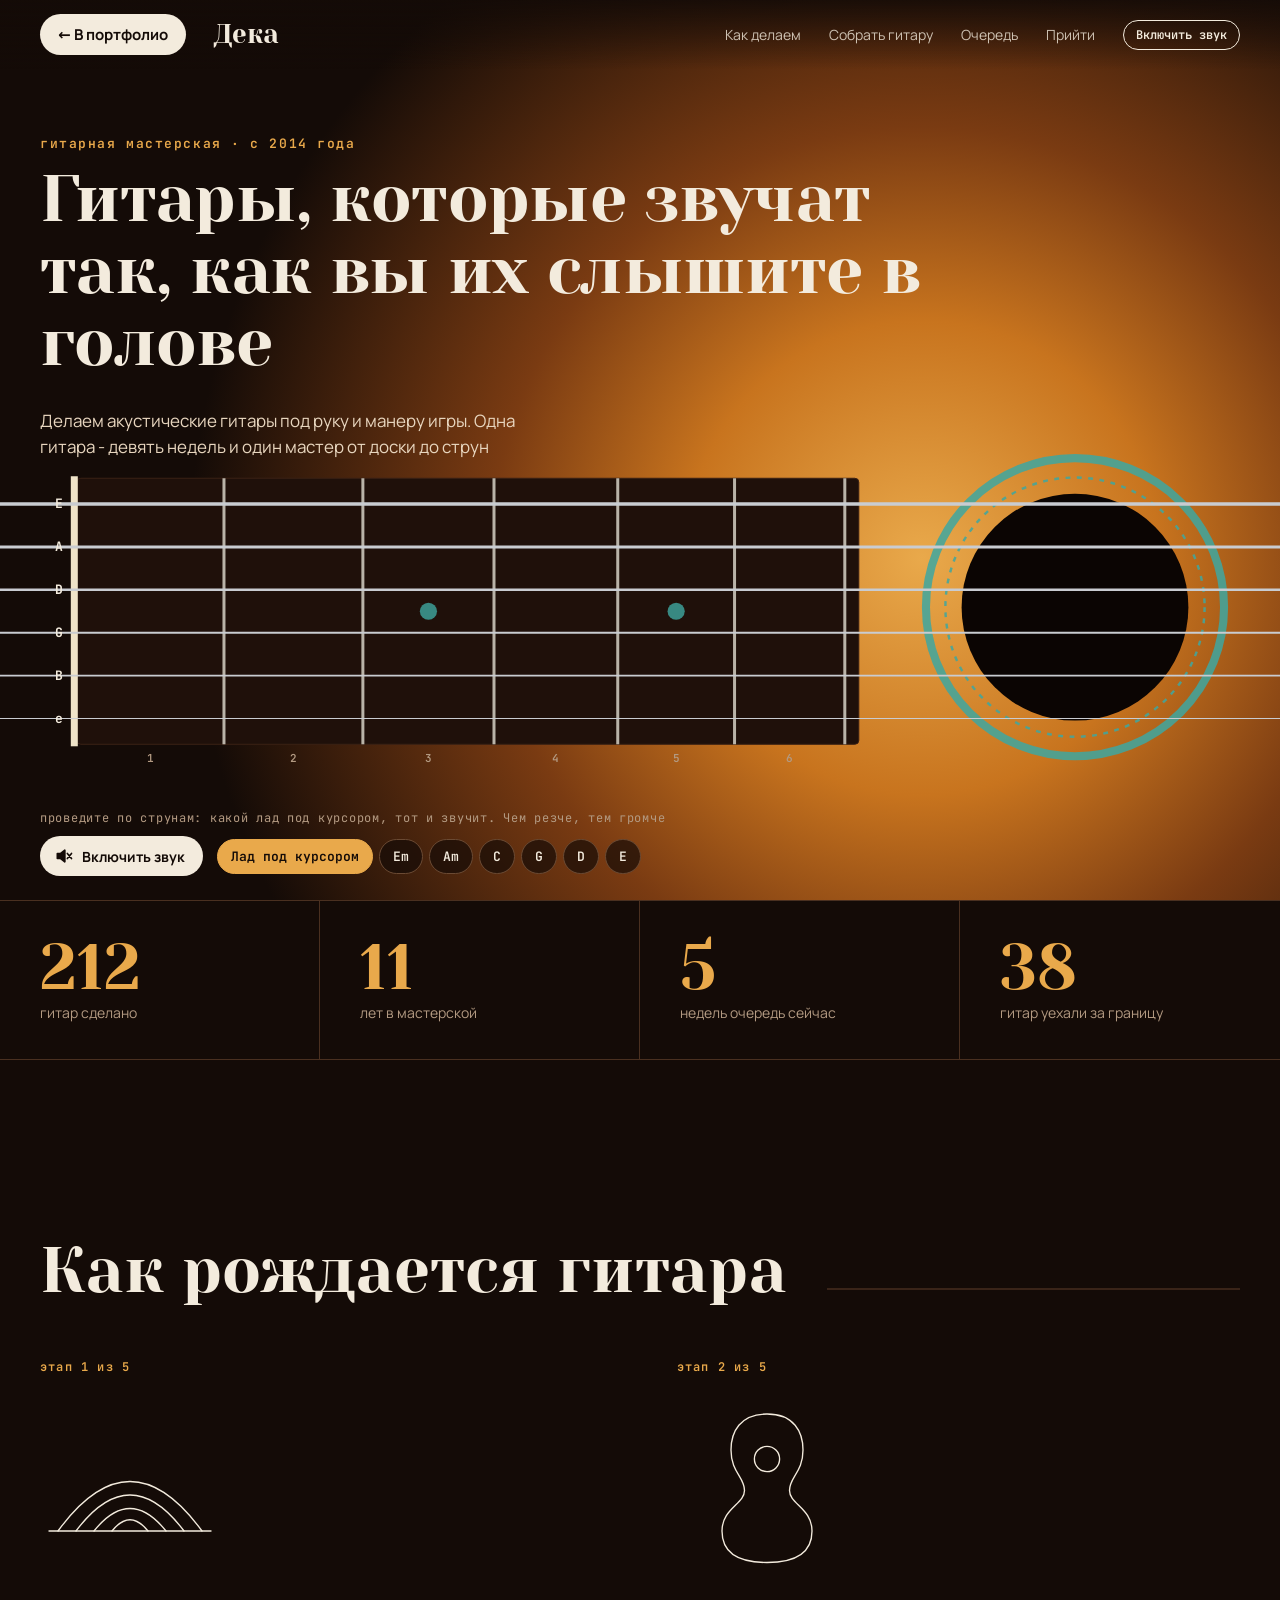
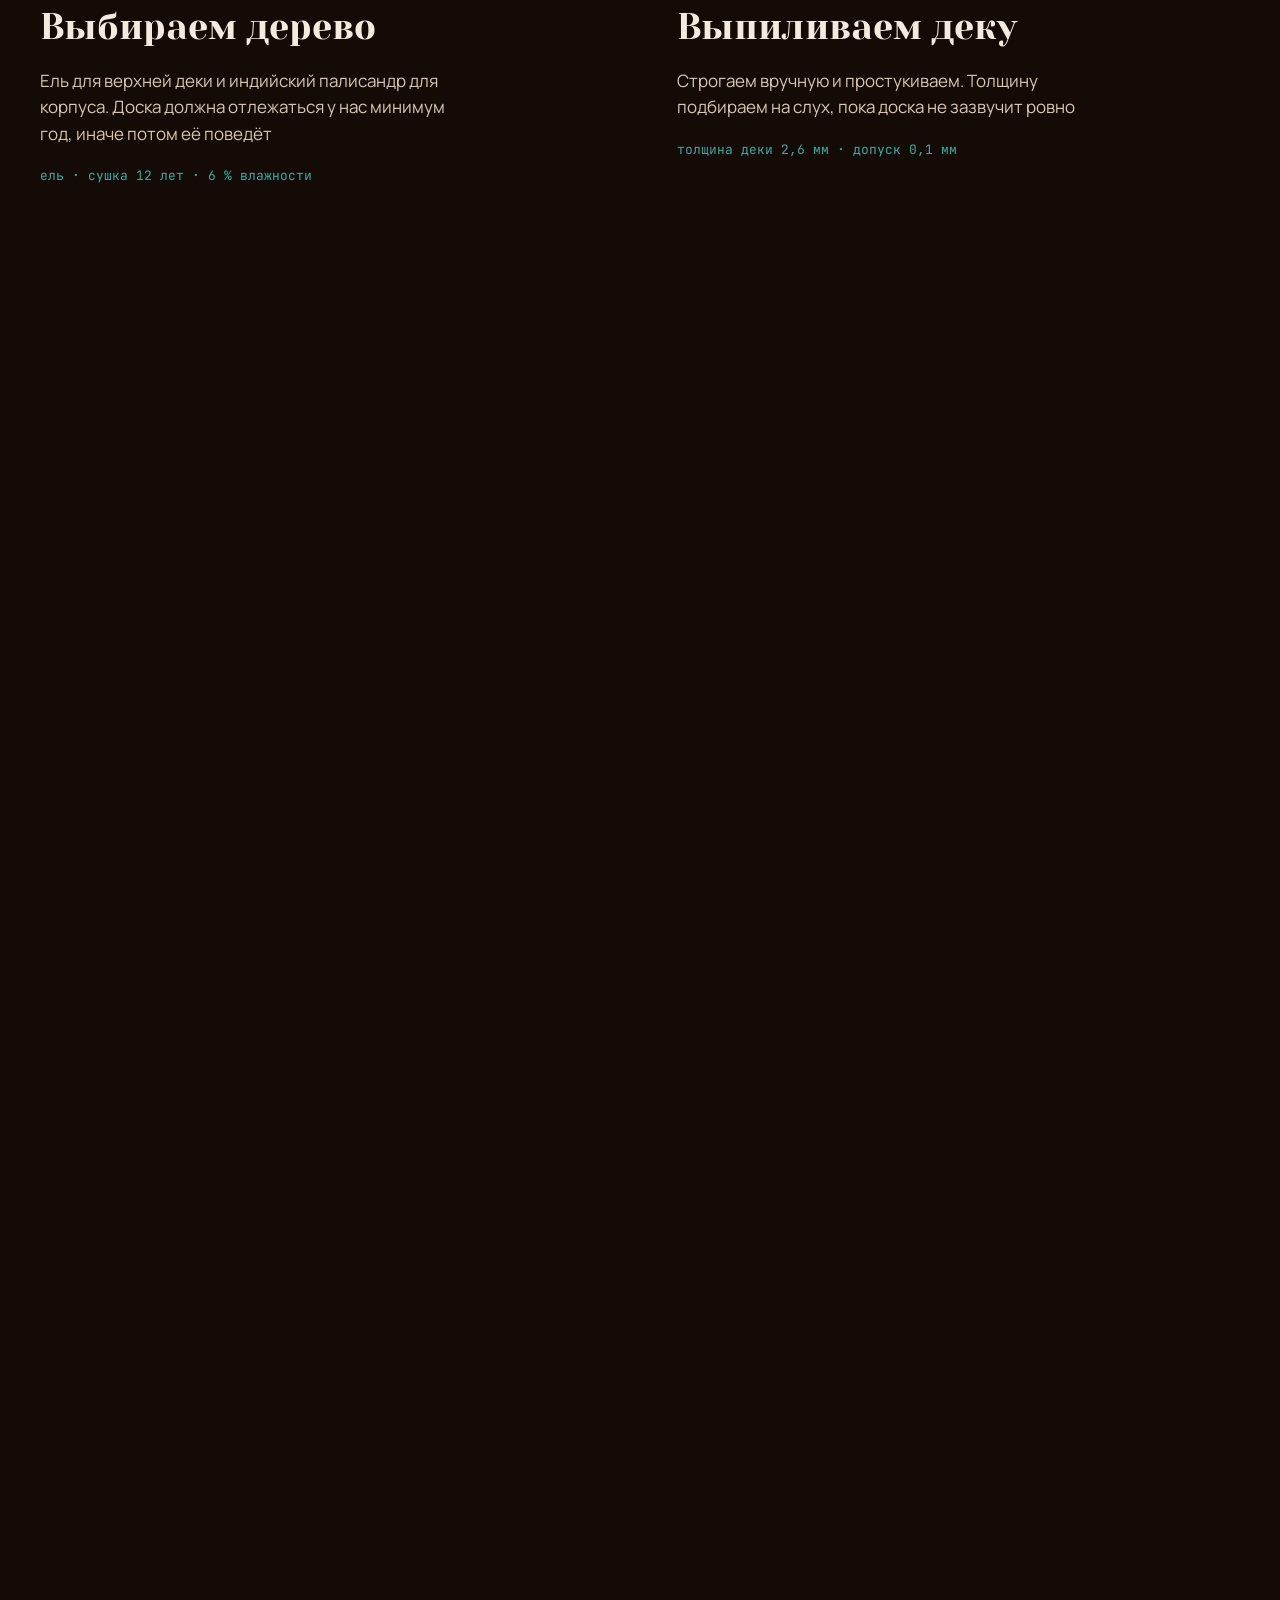
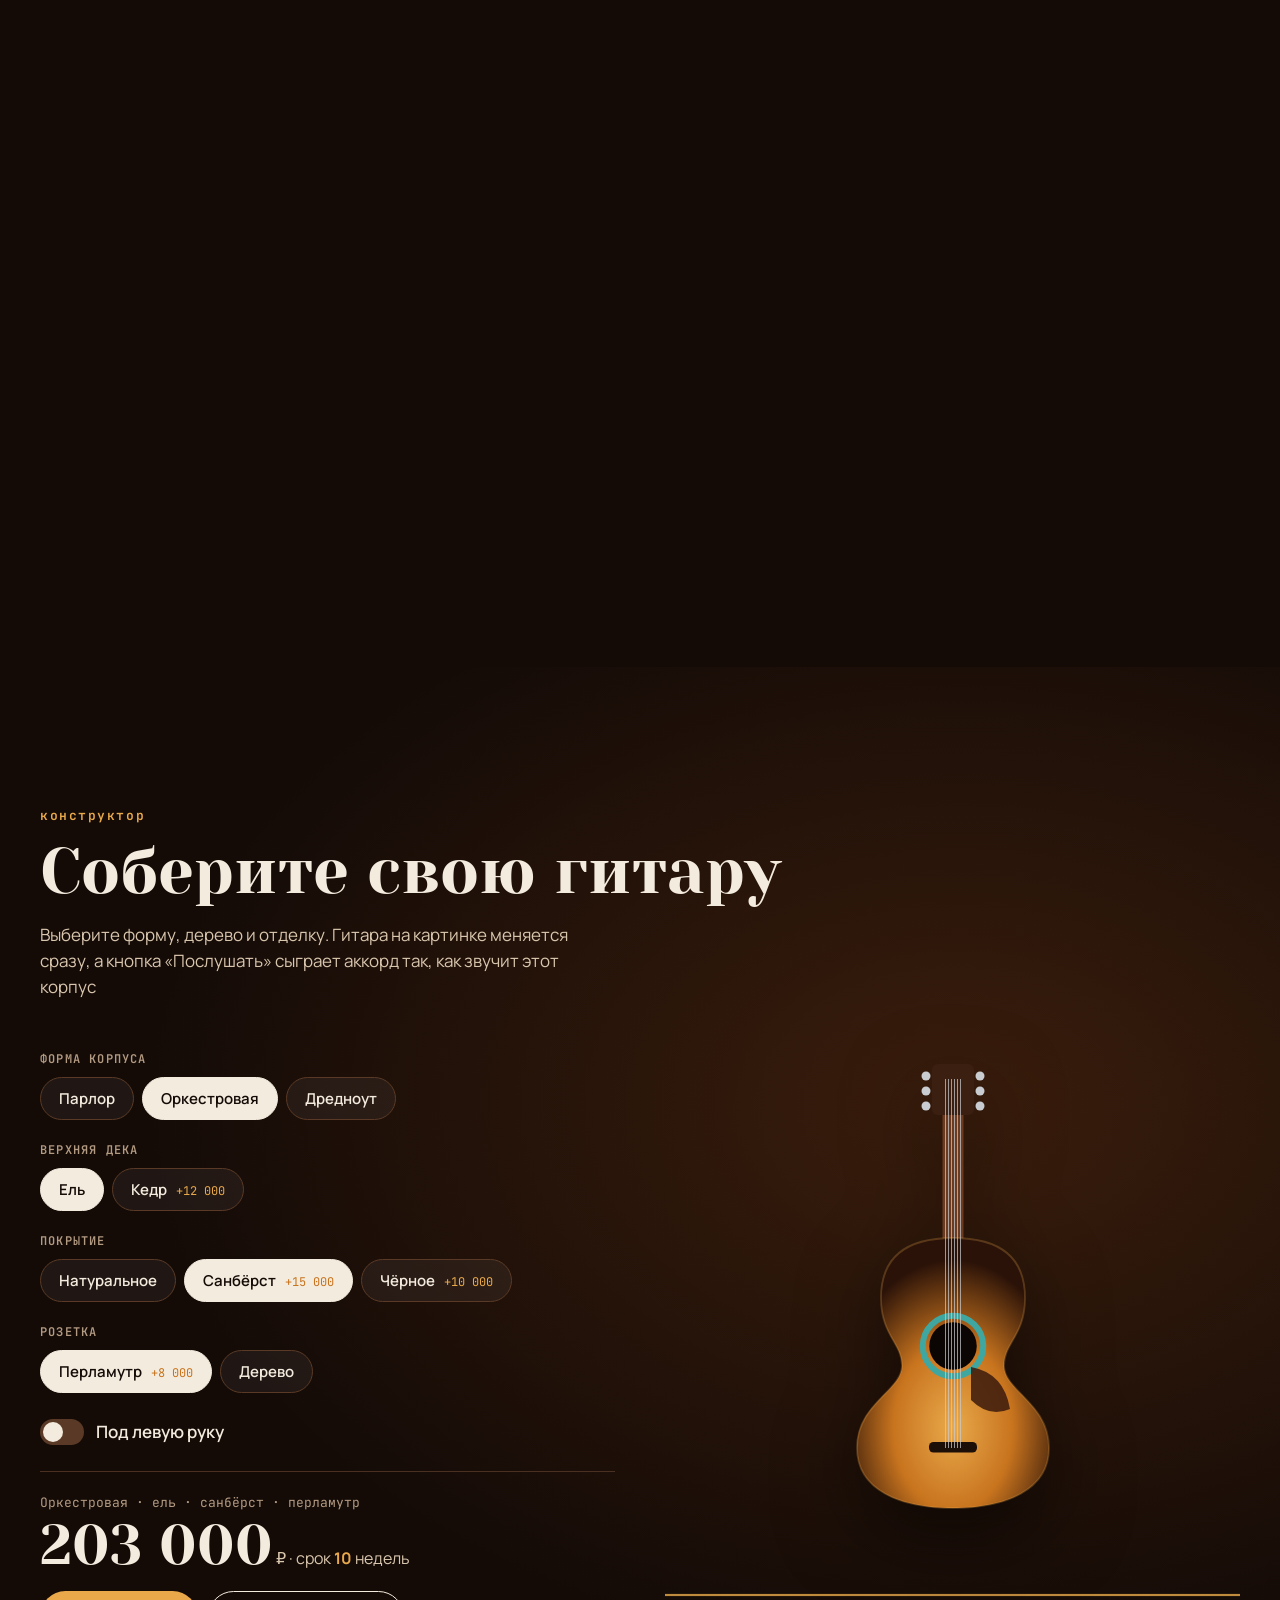
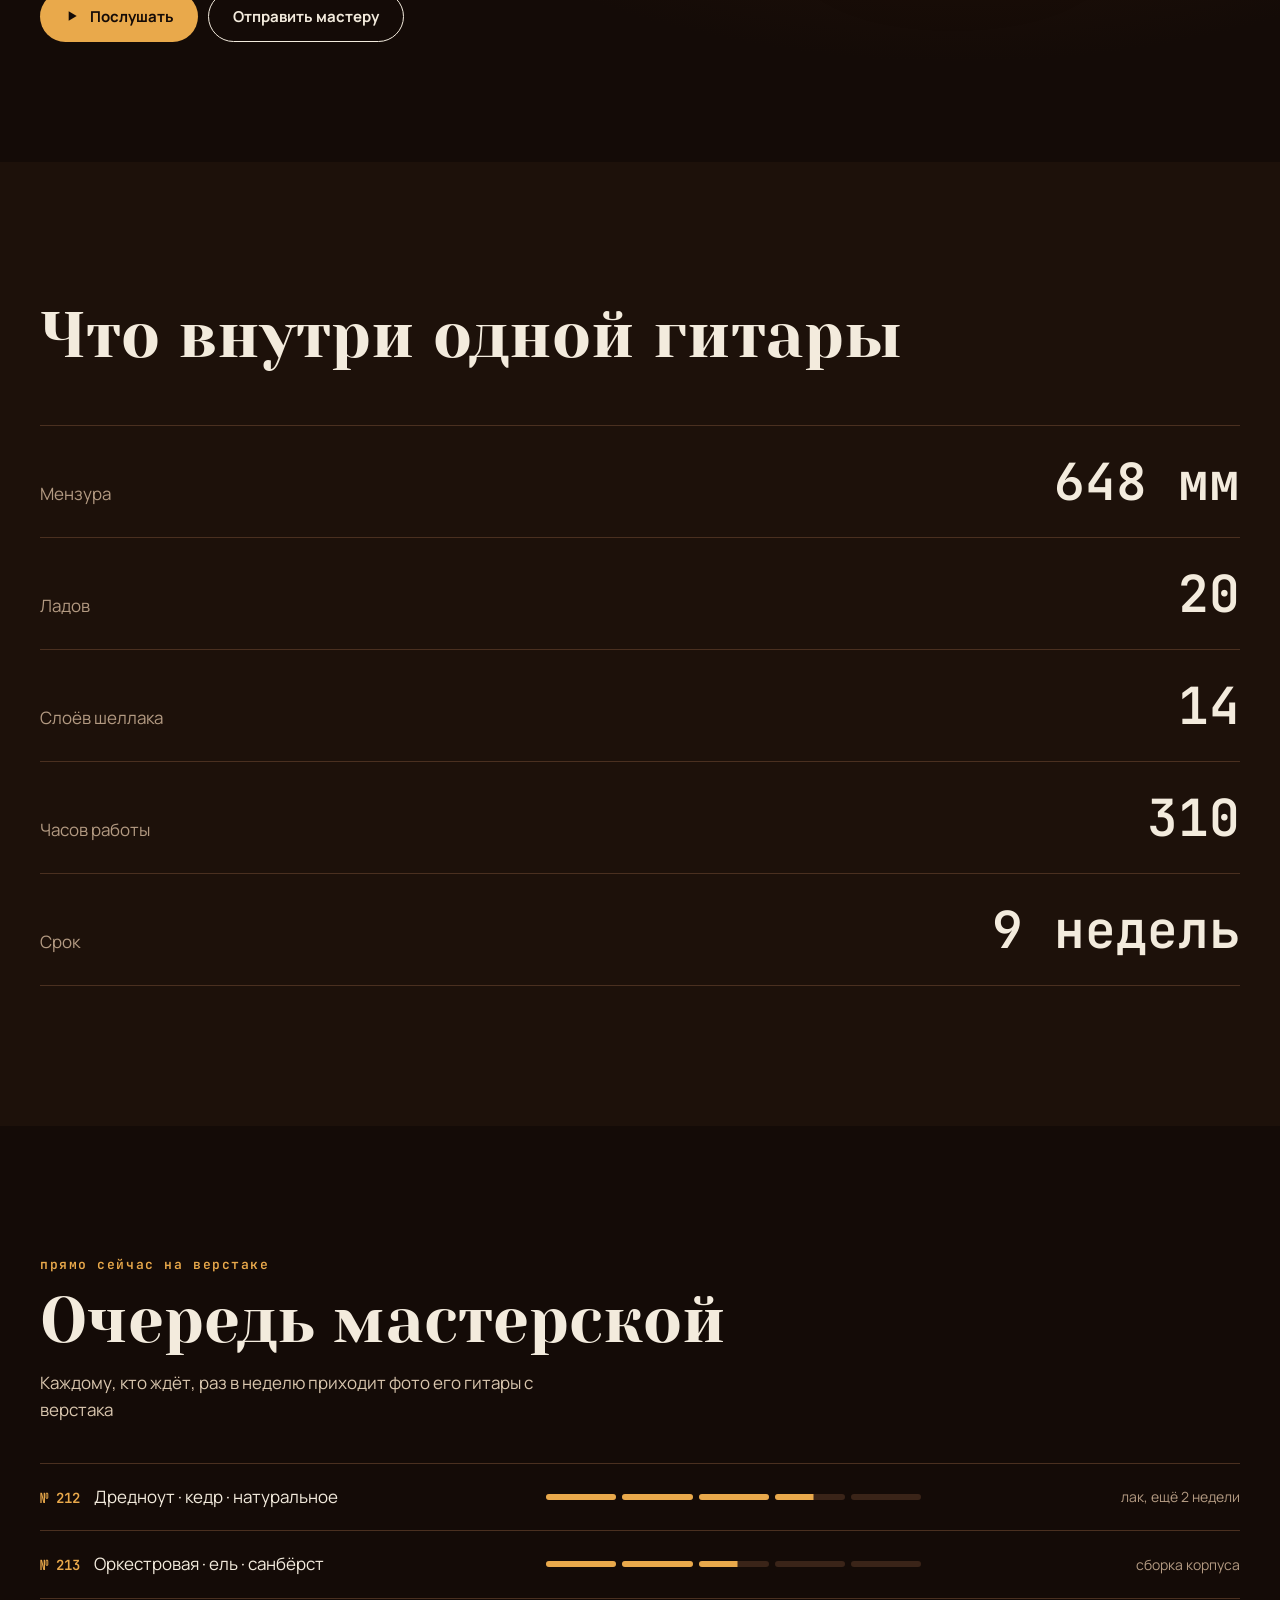
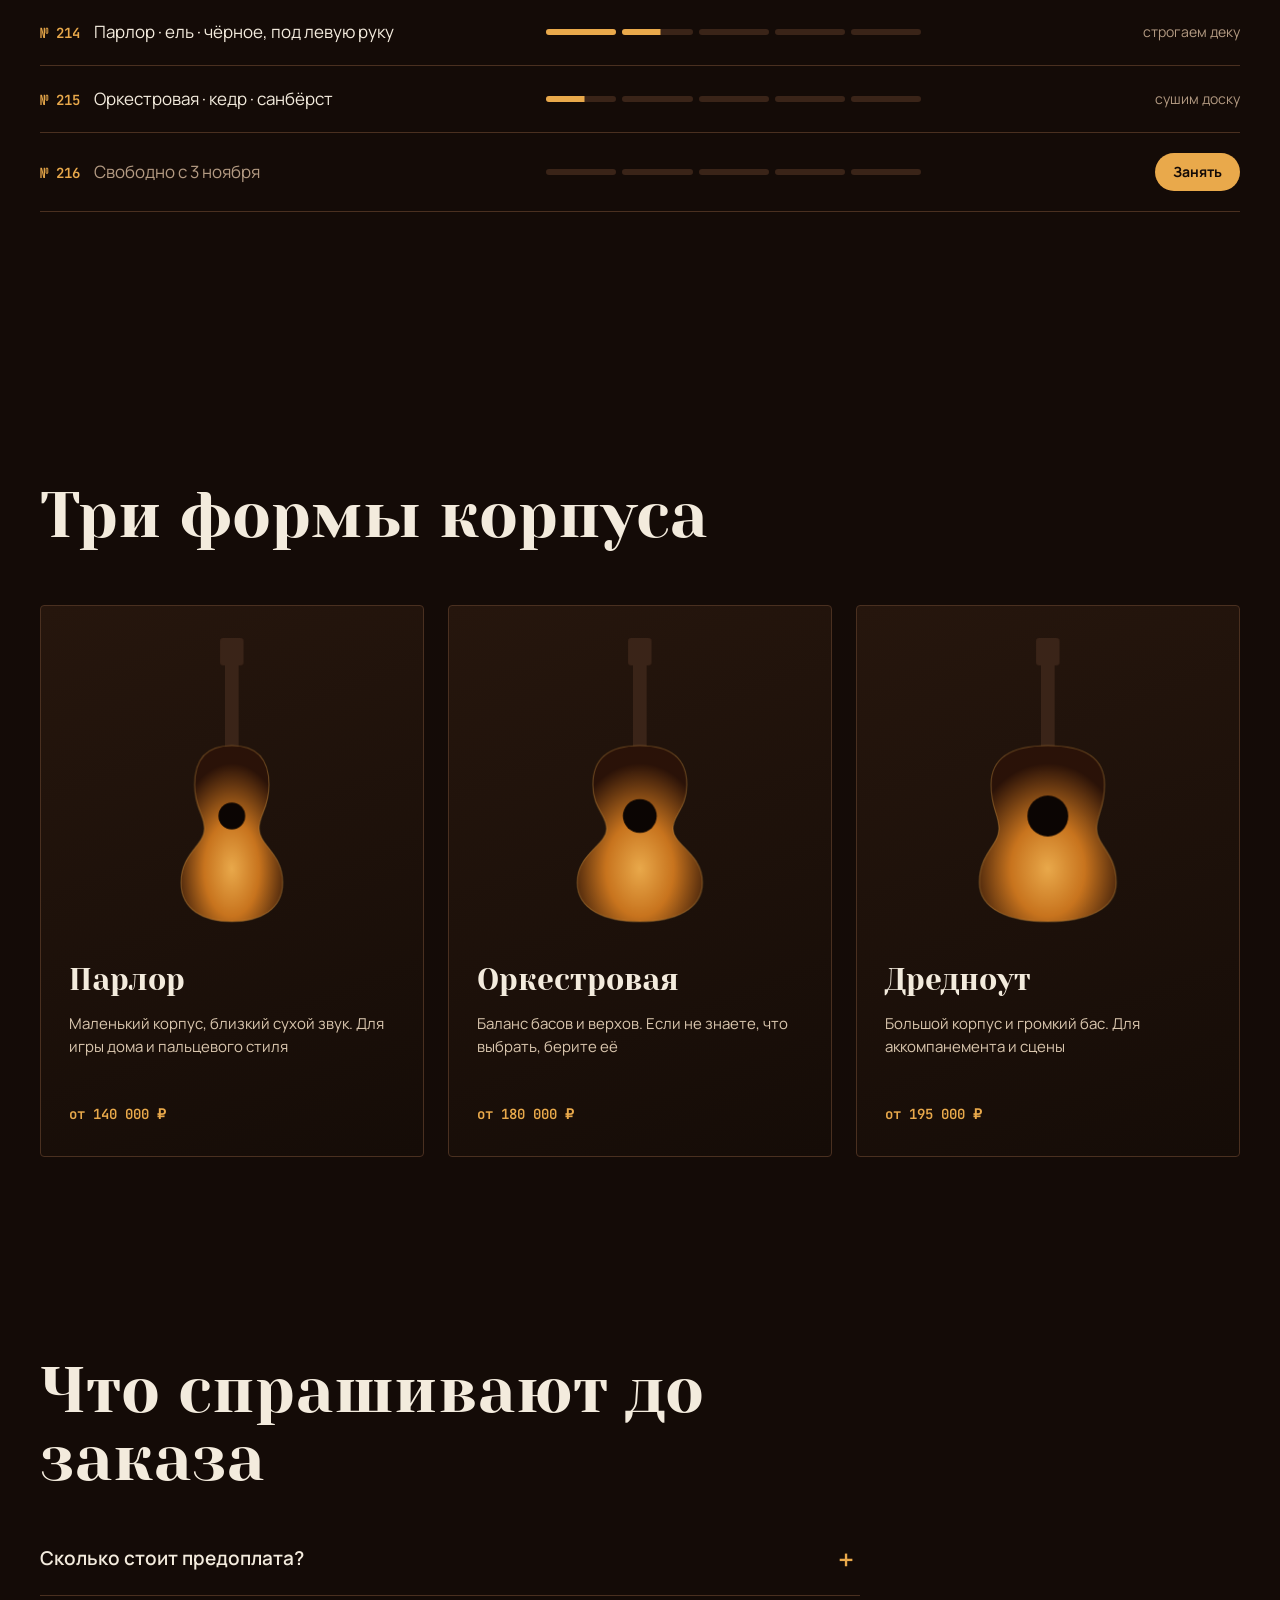
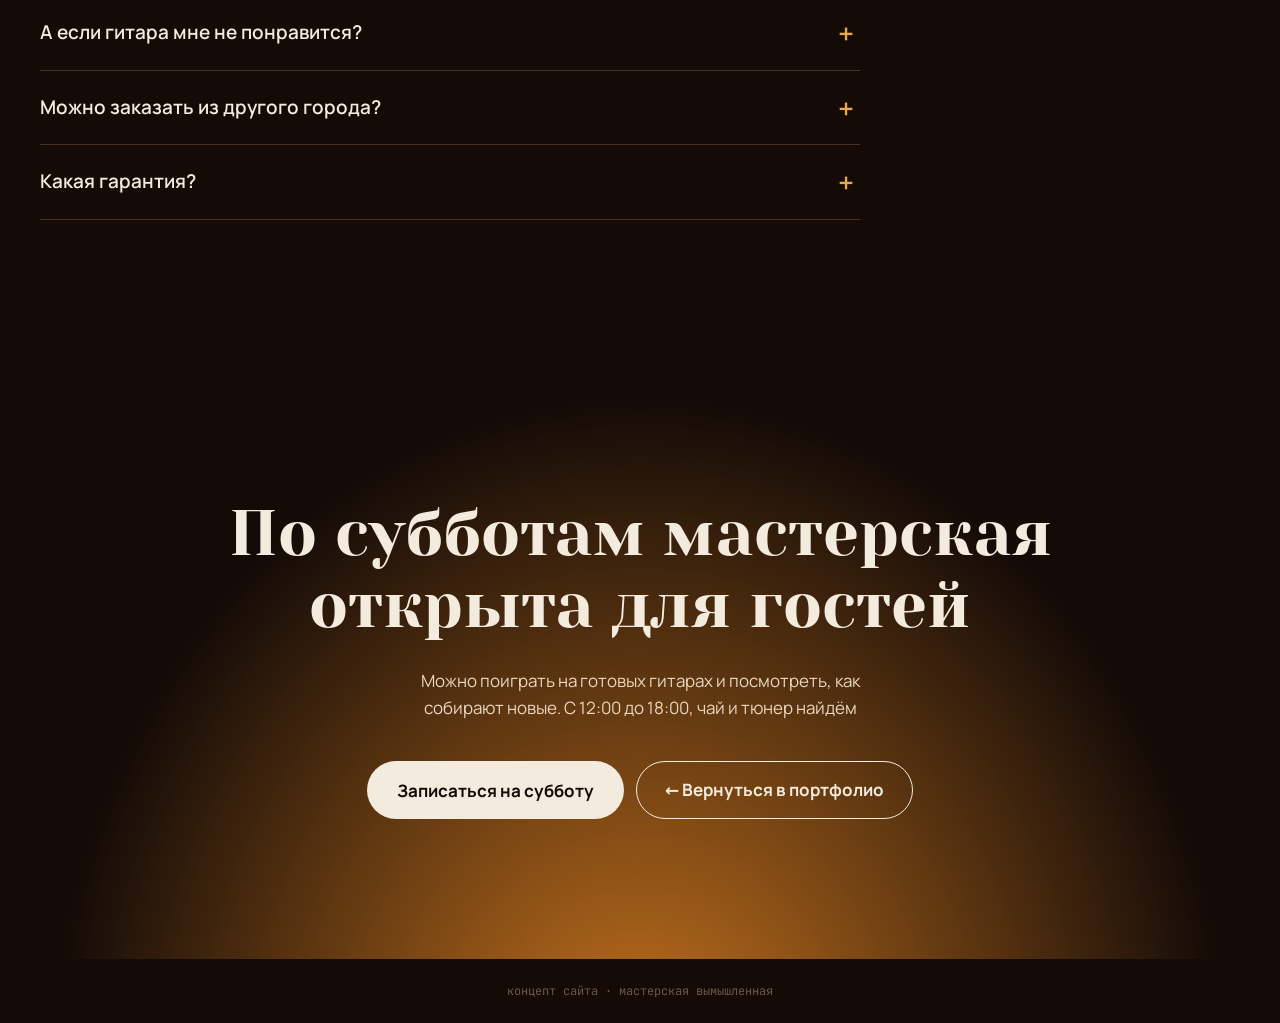
<file: gitara/index.html>
<!DOCTYPE html>
<html lang="ru">
<head>
<meta charset="UTF-8">
<meta name="viewport" content="width=device-width, initial-scale=1">
<title>Дека - гитарная мастерская</title>
<link rel="icon" href="data:image/svg+xml,%3Csvg xmlns='http://www.w3.org/2000/svg' viewBox='0 0 64 64'%3E%3Crect width='64' height='64' rx='16' fill='%23FFC400'/%3E%3Cpath d='M18 16h28a6 6 0 0 1 6 6v16a6 6 0 0 1-6 6H30l-10 8v-8h-2a6 6 0 0 1-6-6V22a6 6 0 0 1 6-6z' fill='%23161511'/%3E%3C/svg%3E">
<link rel="stylesheet" href="style.css">
</head>
<body>

<header class="top">
  <a class="back" href="../index.html#works">← В портфолио</a>
  <a class="brand" href="#hero">Дека</a>
  <nav>
    <a href="#process">Как делаем</a>
    <a href="#builder">Собрать гитару</a>
    <a href="#queue">Очередь</a>
    <a href="#visit">Прийти</a>
  </nav>
  <button class="sound" id="sound" aria-pressed="false">Включить звук</button>
</header>

<section class="hero" id="hero">
  <div class="hero-text">
    <p class="eyebrow">гитарная мастерская · с 2014 года</p>
    <h1 class="split">Гитары, которые звучат так, как вы их слышите в голове</h1>
    <p class="lead">Делаем акустические гитары под руку и манеру игры. Одна гитара - девять недель и один мастер от доски до струн</p>
  </div>
  <div class="soundhole" aria-hidden="true">
    <svg viewBox="0 0 200 200">
      <circle cx="100" cy="100" r="92" class="rosette"/>
      <circle cx="100" cy="100" r="80" class="rosette thin"/>
      <circle cx="100" cy="100" r="70" class="hole"/>
    </svg>
  </div>
  <svg class="strings" id="strings" aria-hidden="true"></svg>
  <div class="play">
    <p class="hint" id="hint"></p>
    <div class="play-row">
      <button type="button" class="hero-sound" id="heroSound" aria-pressed="false">
        <svg viewBox="0 0 24 24" aria-hidden="true"><path class="spk" d="M4 9h4l5-4v14l-5-4H4z"/><path class="wave" d="M16 8.5a5 5 0 0 1 0 7M18.5 6a8.5 8.5 0 0 1 0 12"/><path class="off" d="M16 9l5 6M21 9l-5 6"/></svg>
        <span>Включить звук</span>
      </button>
      <div class="chords" role="group" aria-label="Аккорд">
        <button type="button" data-chord="" aria-pressed="true">Лад под курсором</button>
        <button type="button" data-chord="Em" aria-pressed="false">Em</button>
        <button type="button" data-chord="Am" aria-pressed="false">Am</button>
        <button type="button" data-chord="C" aria-pressed="false">C</button>
        <button type="button" data-chord="G" aria-pressed="false">G</button>
        <button type="button" data-chord="D" aria-pressed="false">D</button>
        <button type="button" data-chord="E" aria-pressed="false">E</button>
      </div>
    </div>
  </div>
</section>

<section class="facts-bar">
  <div><b class="count" data-to="212">0</b><span>гитар сделано</span></div>
  <div><b class="count" data-to="11">0</b><span>лет в мастерской</span></div>
  <div><b class="count" data-to="5">0</b><span>недель очередь сейчас</span></div>
  <div><b class="count" data-to="38">0</b><span>гитар уехали за границу</span></div>
</section>

<section class="process" id="process">
  <div class="process-pin">
    <div class="process-head">
      <h2>Как рождается гитара</h2>
      <div class="bar"><span id="bar"></span></div>
    </div>
    <div class="track" id="track">
      <article class="stage">
        <span class="step">этап 1 из 5</span>
        <svg viewBox="0 0 200 200" class="draw"><path d="M20 150 Q100 40 180 150"/><path d="M40 150 Q100 70 160 150"/><path d="M60 150 Q100 100 140 150"/><path d="M80 150 Q100 125 120 150"/><path d="M10 150 H190"/></svg>
        <h3>Выбираем дерево</h3>
        <p>Ель для верхней деки и индийский палисандр для корпуса. Доска должна отлежаться у нас минимум год, иначе потом её поведёт</p>
        <code>ель · сушка 12 лет · 6 % влажности</code>
      </article>
      <article class="stage">
        <span class="step">этап 2 из 5</span>
        <svg viewBox="0 0 200 200" class="draw"><path d="M100 20 C130 20 140 40 140 60 C140 85 125 90 125 105 C125 120 150 125 150 150 C150 175 130 185 100 185 C70 185 50 175 50 150 C50 125 75 120 75 105 C75 90 60 85 60 60 C60 40 70 20 100 20Z"/><circle cx="100" cy="70" r="14"/></svg>
        <h3>Выпиливаем деку</h3>
        <p>Строгаем вручную и простукиваем. Толщину подбираем на слух, пока доска не зазвучит ровно</p>
        <code>толщина деки 2,6 мм · допуск 0,1 мм</code>
      </article>
      <article class="stage">
        <span class="step">этап 3 из 5</span>
        <svg viewBox="0 0 200 200" class="draw"><path d="M40 40 L160 160"/><path d="M160 40 L40 160"/><path d="M30 70 H70"/><path d="M130 70 H170"/><path d="M60 175 L90 140"/><path d="M140 175 L110 140"/></svg>
        <h3>Собираем корпус</h3>
        <p>Ставим пружины под деку крестом. От их рисунка зависит, будет гитара петь в басах или в верхах</p>
        <code>X-бридинг · 7 пружин · клей костный</code>
      </article>
      <article class="stage">
        <span class="step">этап 4 из 5</span>
        <svg viewBox="0 0 200 200" class="draw"><path d="M20 160 H180"/><path d="M20 140 H180"/><path d="M20 120 H180"/><path d="M20 100 H180"/><path d="M20 80 H180"/><path d="M20 60 H180"/><path d="M20 40 H180"/></svg>
        <h3>Покрываем лаком</h3>
        <p>Шеллак тонкими слоями, каждый сохнет сутки. Дольше всего и незаметнее всего</p>
        <code>14 слоёв · 3 недели · полировка вручную</code>
      </article>
      <article class="stage">
        <span class="step">этап 5 из 5</span>
        <svg viewBox="0 0 200 200" class="draw"><path d="M70 20 H130 L125 180 H75 Z"/><circle cx="55" cy="50" r="9"/><circle cx="55" cy="90" r="9"/><circle cx="55" cy="130" r="9"/><circle cx="145" cy="50" r="9"/><circle cx="145" cy="90" r="9"/><circle cx="145" cy="130" r="9"/></svg>
        <h3>Настраиваем под вас</h3>
        <p>Вы приходите, играете, мы подгоняем высоту струн и порожек. Уходите с гитарой в тот же день</p>
        <code>высота струн 2,2 мм на 12 ладу</code>
      </article>
    </div>
  </div>
</section>

<section class="builder" id="builder">
  <div class="builder-head">
    <p class="eyebrow">конструктор</p>
    <h2>Соберите свою гитару</h2>
    <p class="muted">Выберите форму, дерево и отделку. Гитара на картинке меняется сразу, а кнопка «Послушать» сыграет аккорд так, как звучит этот корпус</p>
  </div>
  <div class="builder-grid">
    <div class="options">
      <fieldset>
        <legend>Форма корпуса</legend>
        <div class="opts" data-opt="shape">
          <button type="button" data-v="parlor">Парлор</button>
          <button type="button" data-v="om" aria-pressed="true">Оркестровая</button>
          <button type="button" data-v="dread">Дредноут</button>
        </div>
      </fieldset>
      <fieldset>
        <legend>Верхняя дека</legend>
        <div class="opts" data-opt="top">
          <button type="button" data-v="spruce" aria-pressed="true">Ель</button>
          <button type="button" data-v="cedar">Кедр <small>+12 000</small></button>
        </div>
      </fieldset>
      <fieldset>
        <legend>Покрытие</legend>
        <div class="opts" data-opt="finish">
          <button type="button" data-v="natural">Натуральное</button>
          <button type="button" data-v="burst" aria-pressed="true">Санбёрст <small>+15 000</small></button>
          <button type="button" data-v="black">Чёрное <small>+10 000</small></button>
        </div>
      </fieldset>
      <fieldset>
        <legend>Розетка</legend>
        <div class="opts" data-opt="rosette">
          <button type="button" data-v="shell" aria-pressed="true">Перламутр <small>+8 000</small></button>
          <button type="button" data-v="wood">Дерево</button>
        </div>
      </fieldset>
      <label class="lefty"><input type="checkbox" id="lefty"><span class="sw"></span>Под левую руку</label>
      <div class="total">
        <p class="summary" id="summary">Оркестровая · ель · санбёрст · перламутр</p>
        <p class="price"><b id="price">203 000</b> ₽ <span>· срок <b id="weeks">10</b> недель</span></p>
        <div class="total-btns">
          <button type="button" class="btn-listen" id="listen"><svg viewBox="0 0 24 24"><path d="M7 5v14l12-7z"/></svg>Послушать</button>
          <button type="button" class="btn-send" id="send">Отправить мастеру</button>
        </div>
      </div>
    </div>
    <div class="preview">
      <svg viewBox="-20 -10 240 320" id="guitar" class="guitar">
        <defs>
          <radialGradient id="gBurst" cx=".5" cy=".7" r=".62"><stop offset="0" stop-color="#e9a94b"/><stop offset=".5" stop-color="#c8741e"/><stop offset="1" stop-color="#2a1208"/></radialGradient>
        </defs>
        <g id="gFlip">
          <rect class="g-neck" x="93" y="6" width="14" height="116" rx="2"/>
          <rect class="g-head" x="86" y="-6" width="28" height="34" rx="4"/>
          <g class="g-pegs"><circle cx="82" cy="2" r="3"/><circle cx="82" cy="12" r="3"/><circle cx="82" cy="22" r="3"/><circle cx="118" cy="2" r="3"/><circle cx="118" cy="12" r="3"/><circle cx="118" cy="22" r="3"/></g>
          <path class="g-body" id="gBody"/>
          <circle class="g-rosette" id="gRosette" cx="100" cy="182" r="20"/>
          <circle class="g-hole" id="gHole" cx="100" cy="182" r="15"/>
          <path class="g-guard" id="gGuard" d="M112 196 q22 4 26 28 q-14 6 -26 -6z"/>
          <rect class="g-bridge" x="84" y="246" width="32" height="7" rx="3"/>
          <g class="g-strings"><path d="M95 4 V250"/><path d="M97 4 V250"/><path d="M99 4 V250"/><path d="M101 4 V250"/><path d="M103 4 V250"/><path d="M105 4 V250"/></g>
        </g>
      </svg>
      <canvas class="scope" id="scope" width="600" height="120" aria-hidden="true"></canvas>
    </div>
  </div>
</section>

<section class="spec" id="spec">
  <h2>Что внутри одной гитары</h2>
  <dl class="sheet">
    <div><dt>Мензура</dt><dd><span class="count" data-to="648">0</span> мм</dd></div>
    <div><dt>Ладов</dt><dd><span class="count" data-to="20">0</span></dd></div>
    <div><dt>Слоёв шеллака</dt><dd><span class="count" data-to="14">0</span></dd></div>
    <div><dt>Часов работы</dt><dd><span class="count" data-to="310">0</span></dd></div>
    <div><dt>Срок</dt><dd><span class="count" data-to="9">0</span> недель</dd></div>
  </dl>
</section>

<section class="queue" id="queue">
  <p class="eyebrow">прямо сейчас на верстаке</p>
  <h2>Очередь мастерской</h2>
  <p class="muted">Каждому, кто ждёт, раз в неделю приходит фото его гитары с верстака</p>
  <div class="q-list">
    <article class="q" data-stage="4"><div><b>№ 212</b><span>Дредноут · кедр · натуральное</span></div><div class="q-steps"><i></i><i></i><i></i><i></i><i></i></div><em>лак, ещё 2 недели</em></article>
    <article class="q" data-stage="3"><div><b>№ 213</b><span>Оркестровая · ель · санбёрст</span></div><div class="q-steps"><i></i><i></i><i></i><i></i><i></i></div><em>сборка корпуса</em></article>
    <article class="q" data-stage="2"><div><b>№ 214</b><span>Парлор · ель · чёрное, под левую руку</span></div><div class="q-steps"><i></i><i></i><i></i><i></i><i></i></div><em>строгаем деку</em></article>
    <article class="q" data-stage="1"><div><b>№ 215</b><span>Оркестровая · кедр · санбёрст</span></div><div class="q-steps"><i></i><i></i><i></i><i></i><i></i></div><em>сушим доску</em></article>
    <article class="q free"><div><b>№ 216</b><span>Свободно с 3 ноября</span></div><div class="q-steps"><i></i><i></i><i></i><i></i><i></i></div><a href="#builder">Занять</a></article>
  </div>
</section>

<section class="models" id="models">
  <h2>Три формы корпуса</h2>
  <div class="cards">
    <article class="card" data-shape="parlor">
      <svg viewBox="0 0 200 300" class="body"></svg>
      <h3>Парлор</h3>
      <p>Маленький корпус, близкий сухой звук. Для игры дома и пальцевого стиля</p>
      <span class="price-tag">от 140 000 ₽</span>
    </article>
    <article class="card" data-shape="om">
      <svg viewBox="0 0 200 300" class="body"></svg>
      <h3>Оркестровая</h3>
      <p>Баланс басов и верхов. Если не знаете, что выбрать, берите её</p>
      <span class="price-tag">от 180 000 ₽</span>
    </article>
    <article class="card" data-shape="dread">
      <svg viewBox="0 0 200 300" class="body"></svg>
      <h3>Дредноут</h3>
      <p>Большой корпус и громкий бас. Для аккомпанемента и сцены</p>
      <span class="price-tag">от 195 000 ₽</span>
    </article>
  </div>
</section>

<section class="faq" id="faq">
  <h2>Что спрашивают до заказа</h2>
  <details><summary>Сколько стоит предоплата?</summary><p>Половина цены, когда гитара встаёт в очередь. Вторая половина после того, как вы её послушали и забрали.</p></details>
  <details><summary>А если гитара мне не понравится?</summary><p>До покрытия лаком можно поменять почти всё, кроме формы корпуса. После настройки, если звук не ваш, переделываем пружины бесплатно.</p></details>
  <details><summary>Можно заказать из другого города?</summary><p>Да, отправляем в жёстком кейсе транспортной компанией. Настройку тогда делаем по видео, а в первый приезд подгоняем вживую.</p></details>
  <details><summary>Какая гарантия?</summary><p>Пожизненная на корпус и гриф для первого владельца. Трещины от пересушивания не считаются, к гитаре прилагаем увлажнитель и памятку.</p></details>
</section>

<section class="visit" id="visit">
  <h2 class="split">По субботам мастерская открыта для гостей</h2>
  <p>Можно поиграть на готовых гитарах и посмотреть, как собирают новые. С 12:00 до 18:00, чай и тюнер найдём</p>
  <div class="visit-btns">
    <button type="button" class="cta" id="visitBtn">Записаться на субботу</button>
    <a class="back-bottom" href="../index.html#works">← Вернуться в портфолио</a>
  </div>
</section>

<footer class="foot">концепт сайта · мастерская вымышленная</footer>
<div class="toast" id="toast" role="status" hidden></div>

<script src="gsap.min.js"></script>
<script src="ScrollTrigger.min.js"></script>
<script src="script.js"></script>
</body>
</html>
</file>
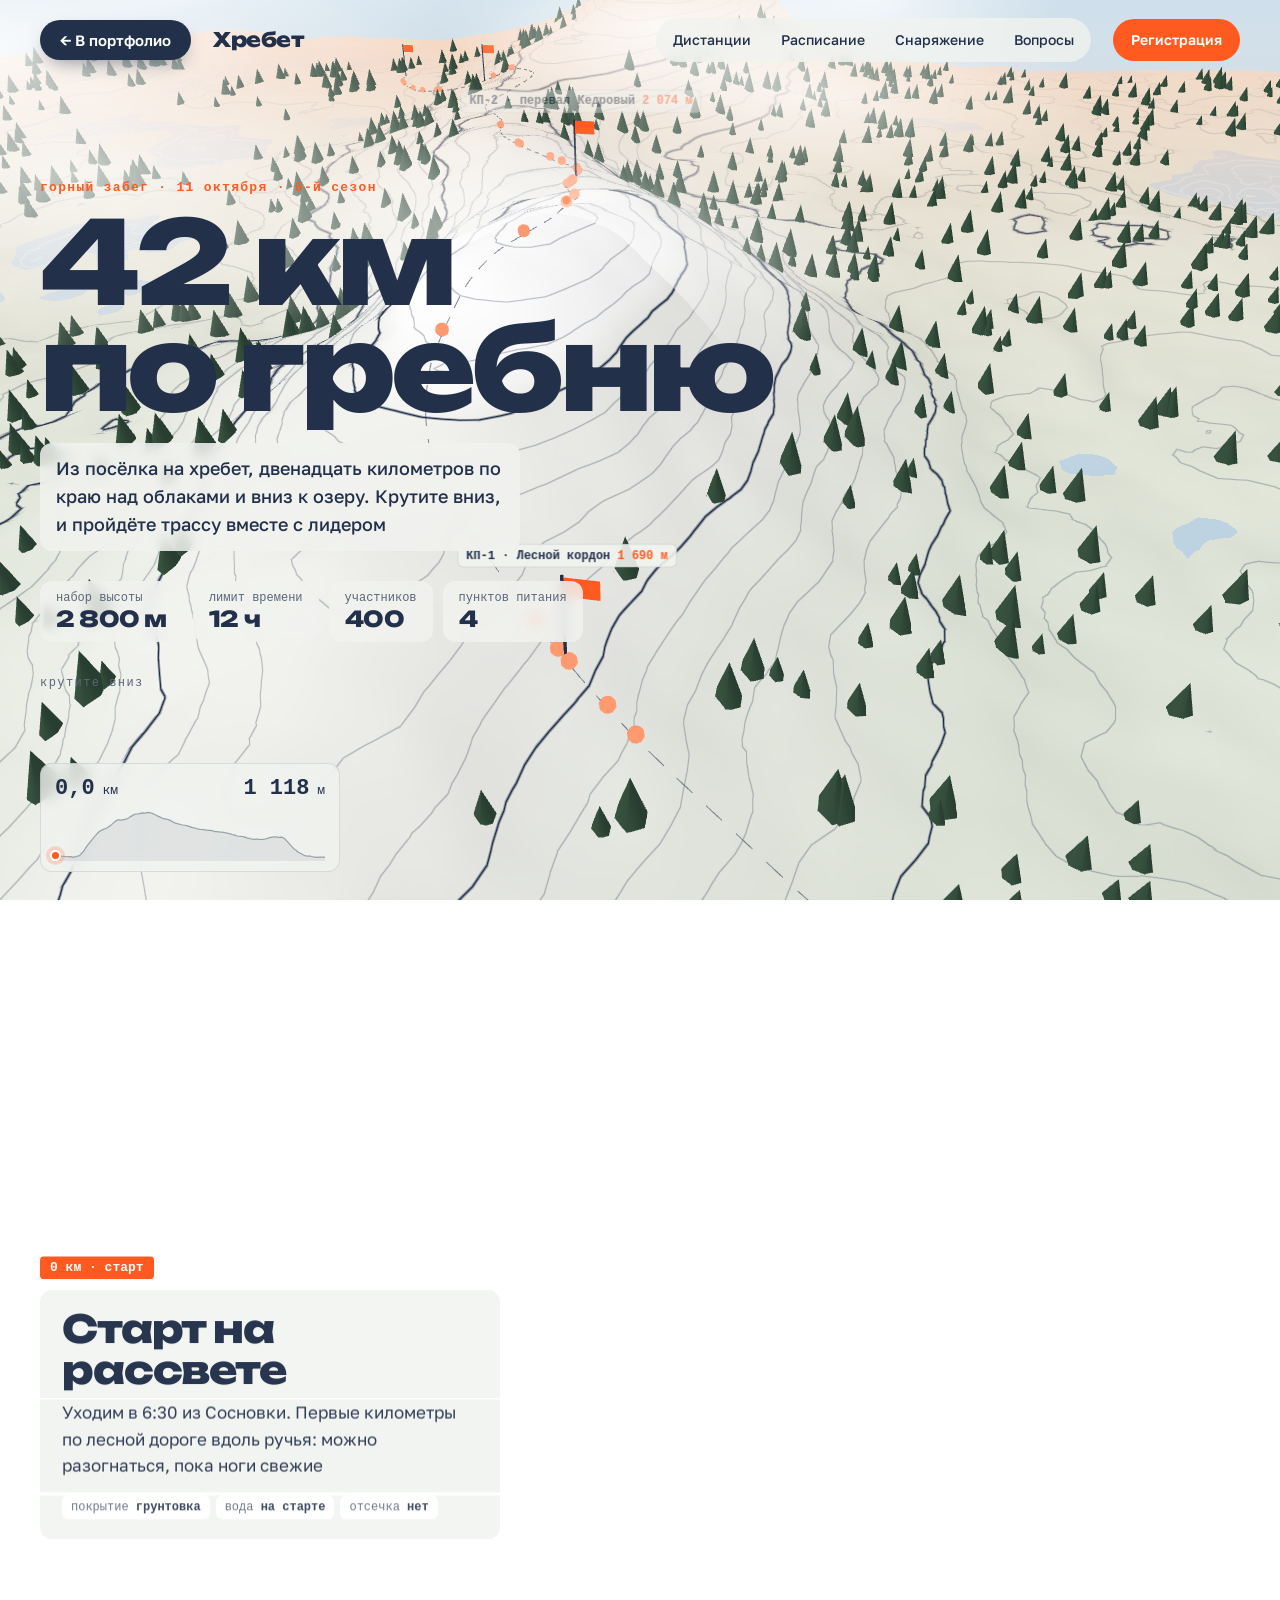
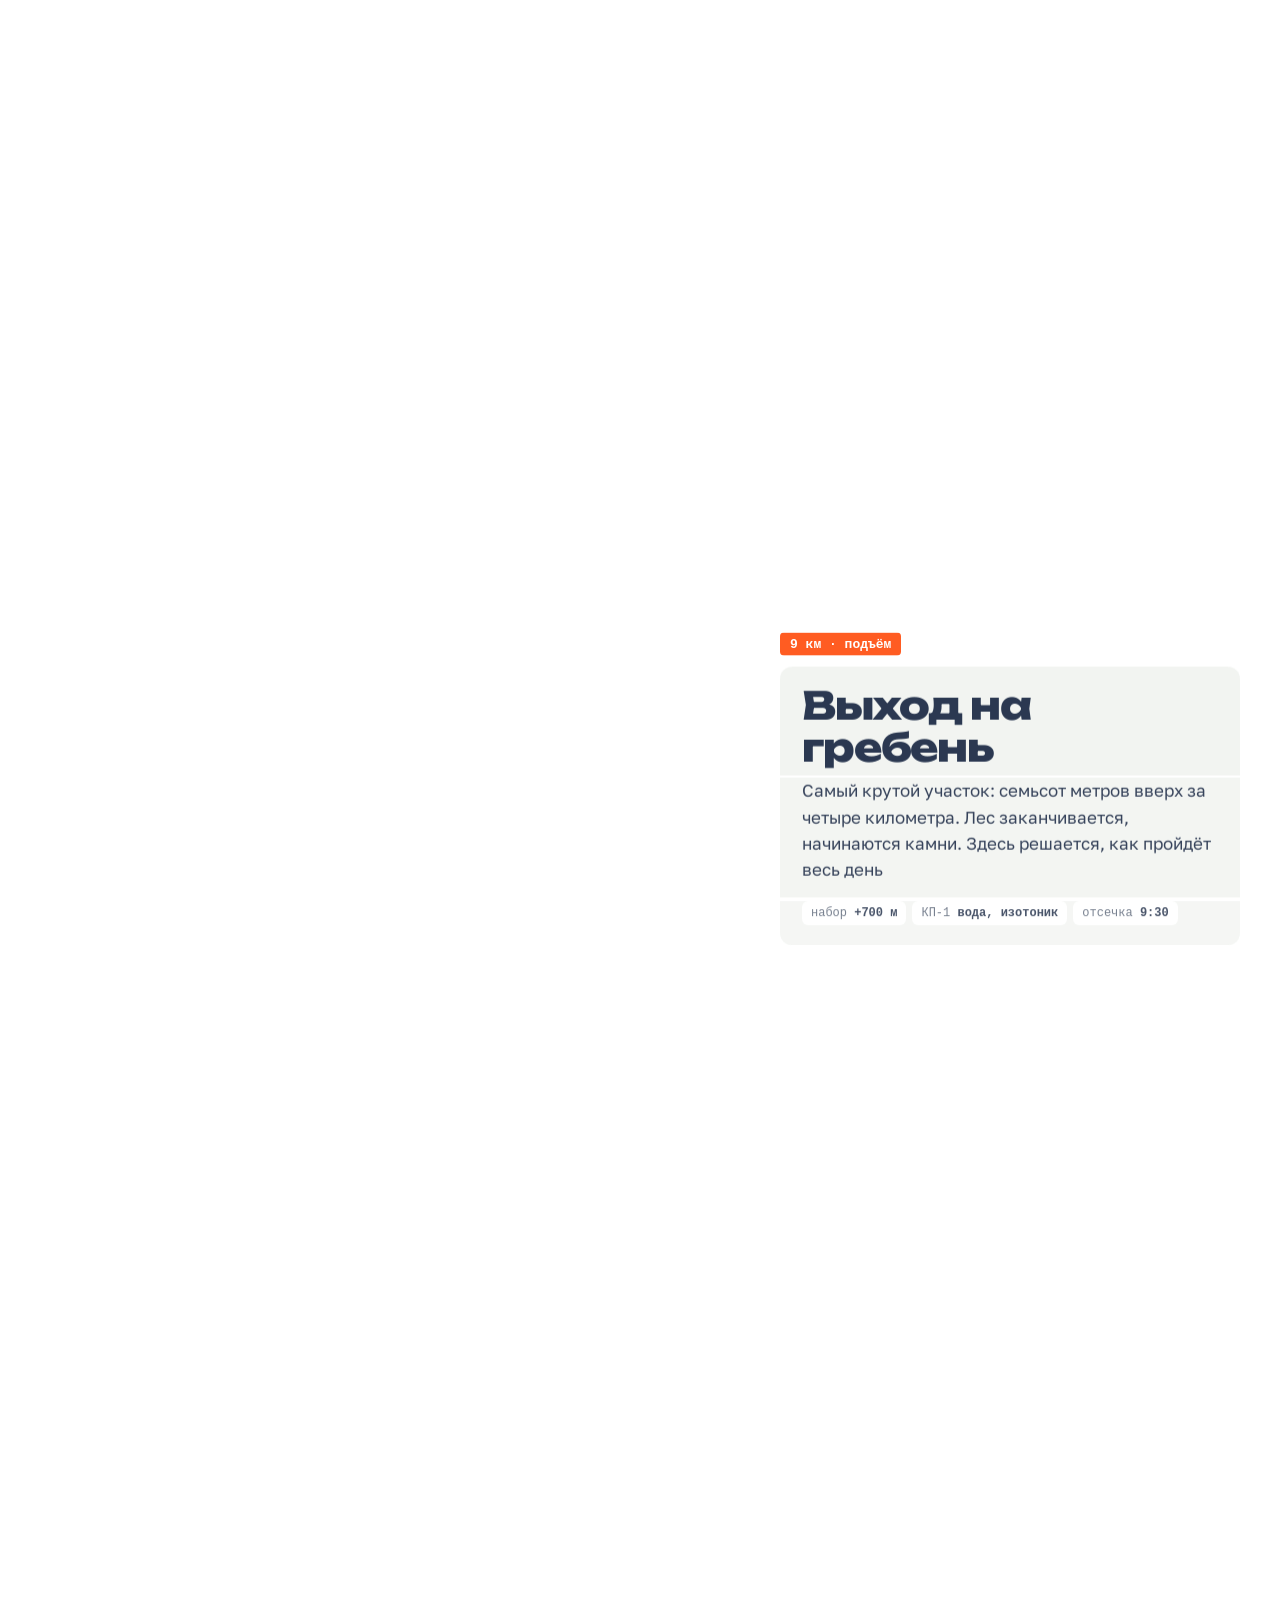
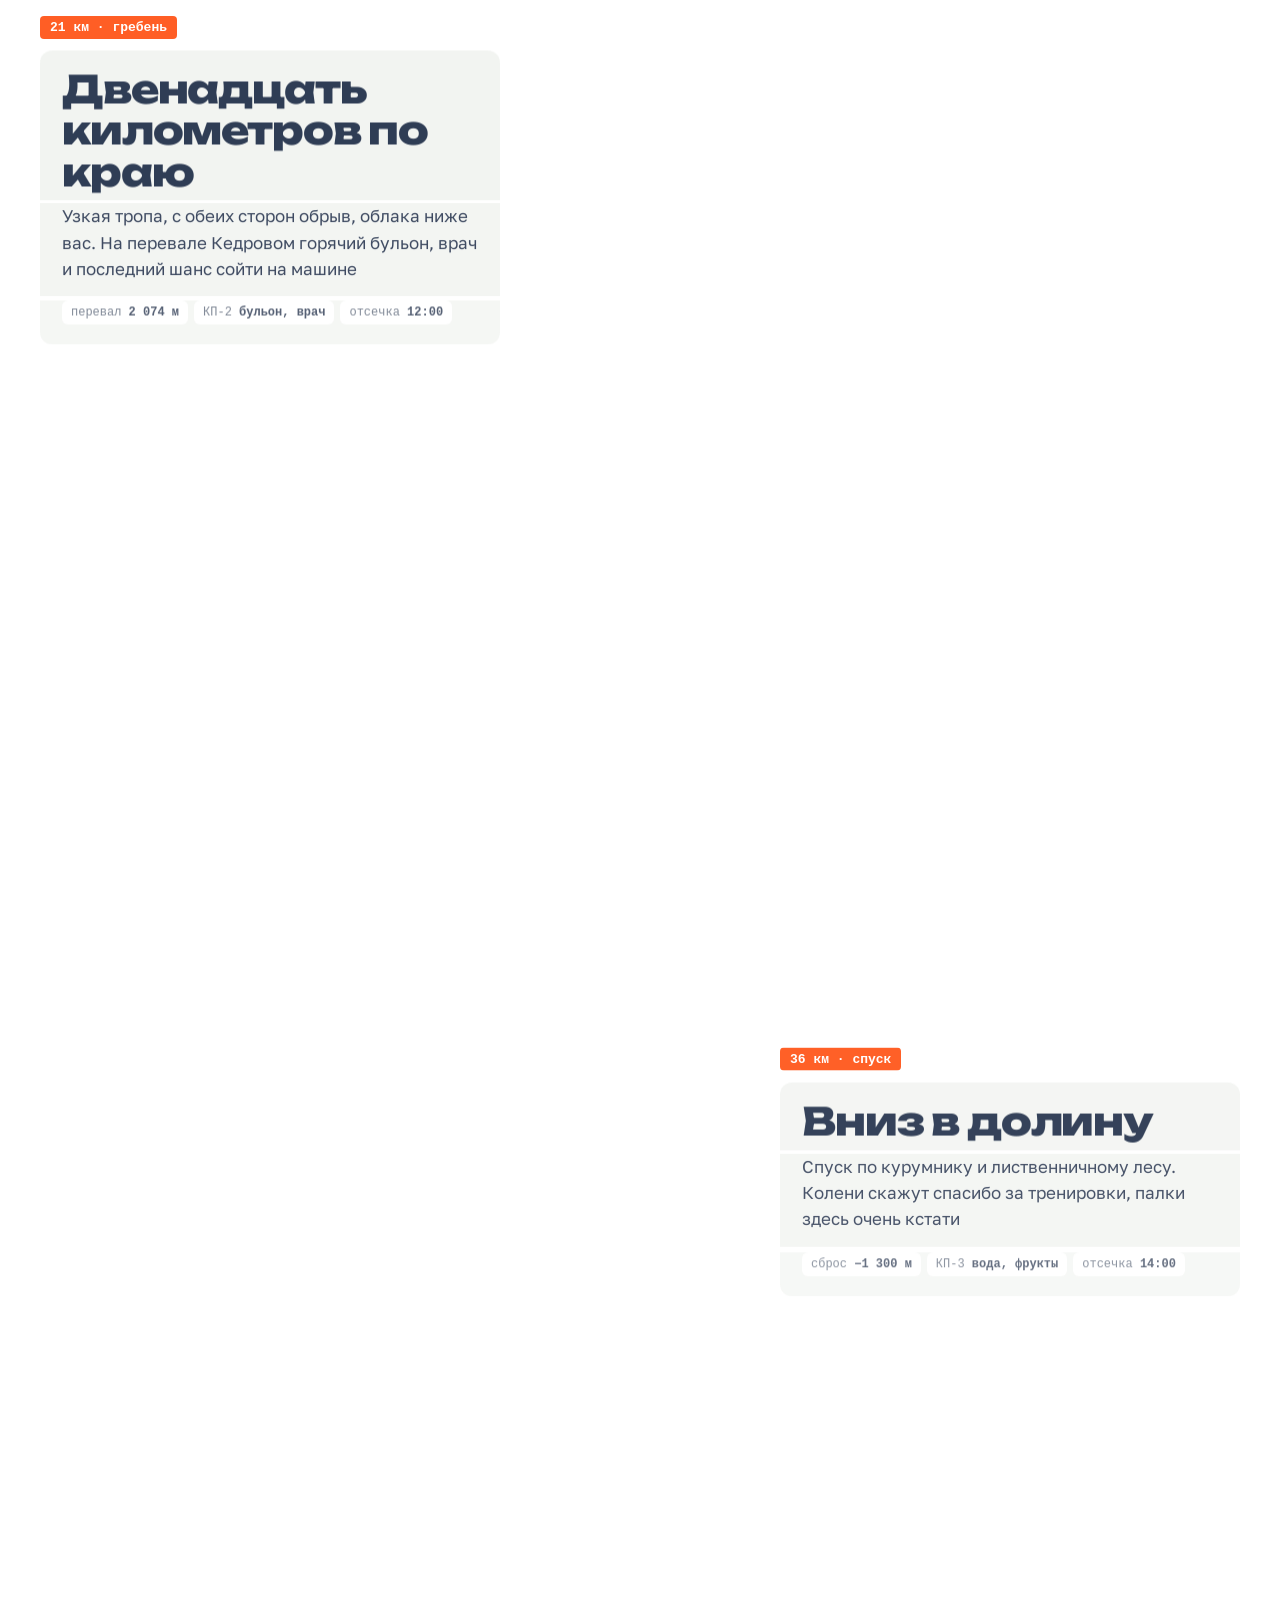
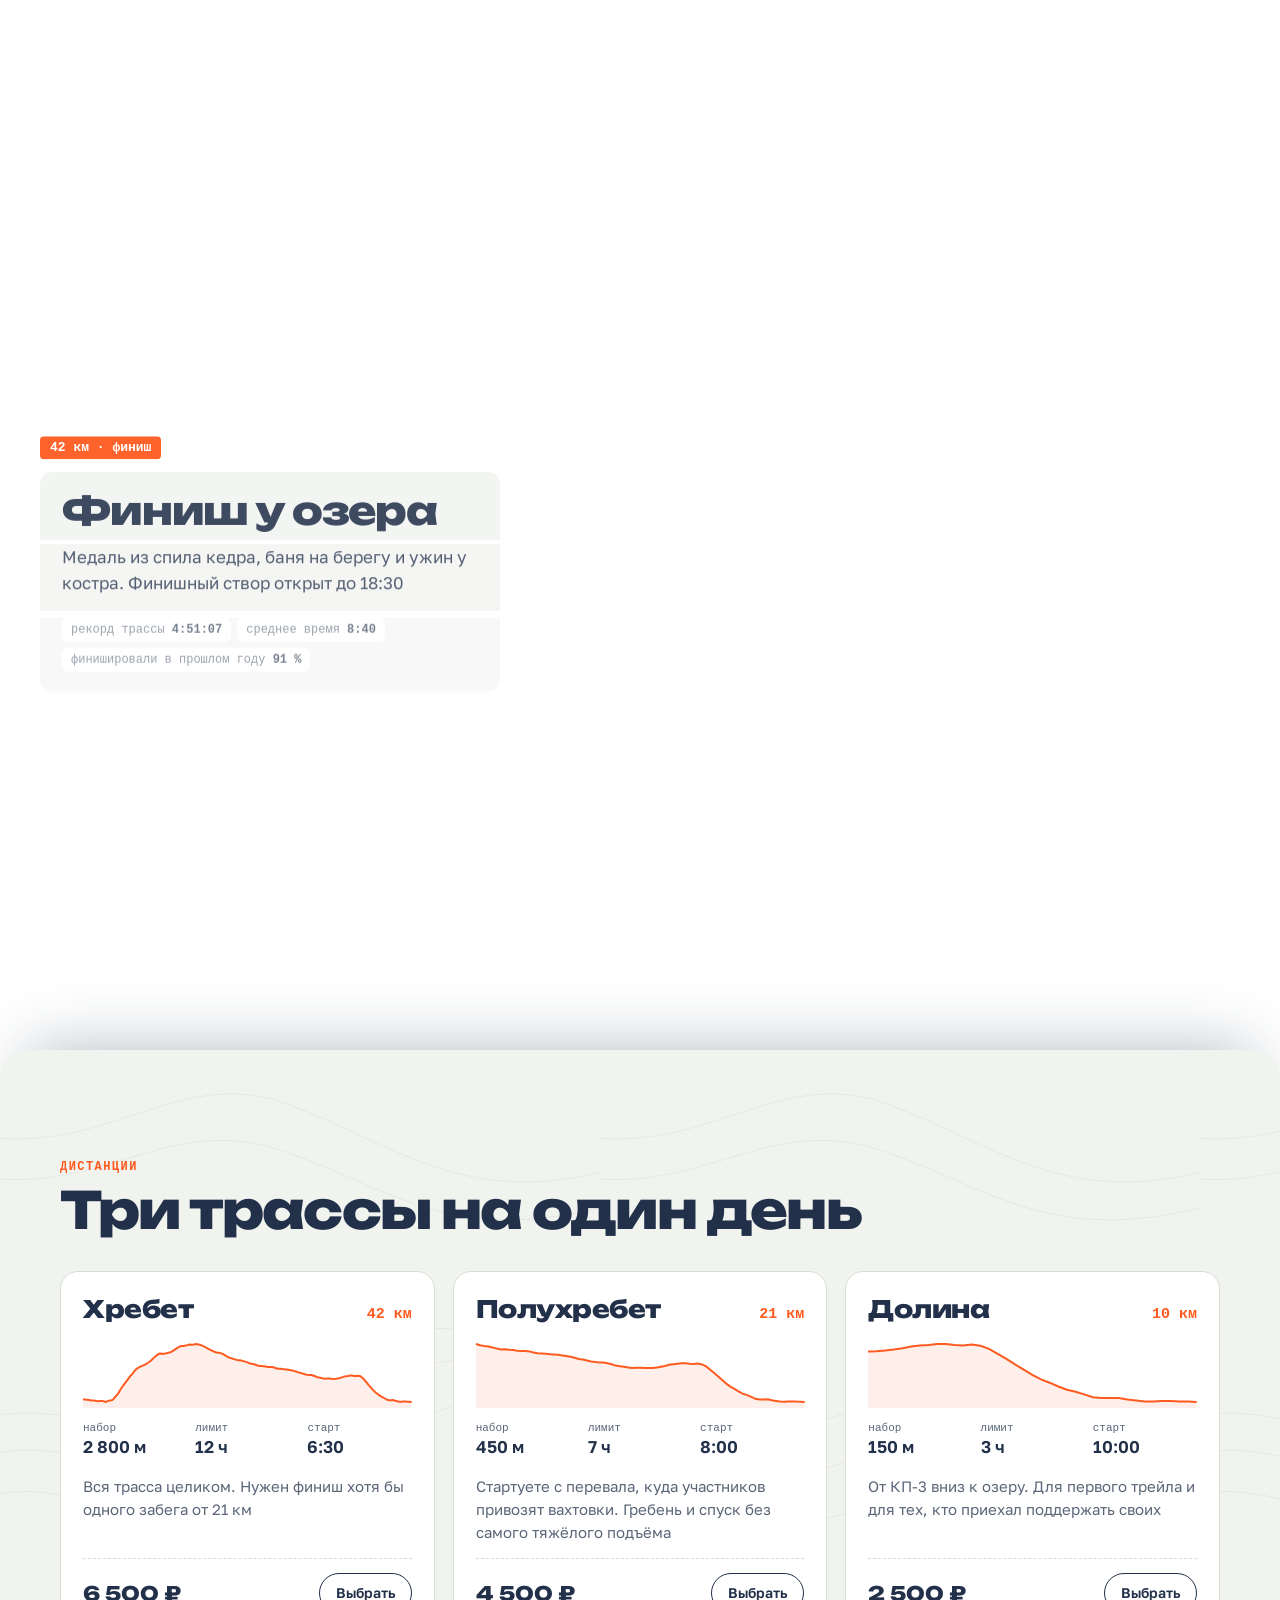
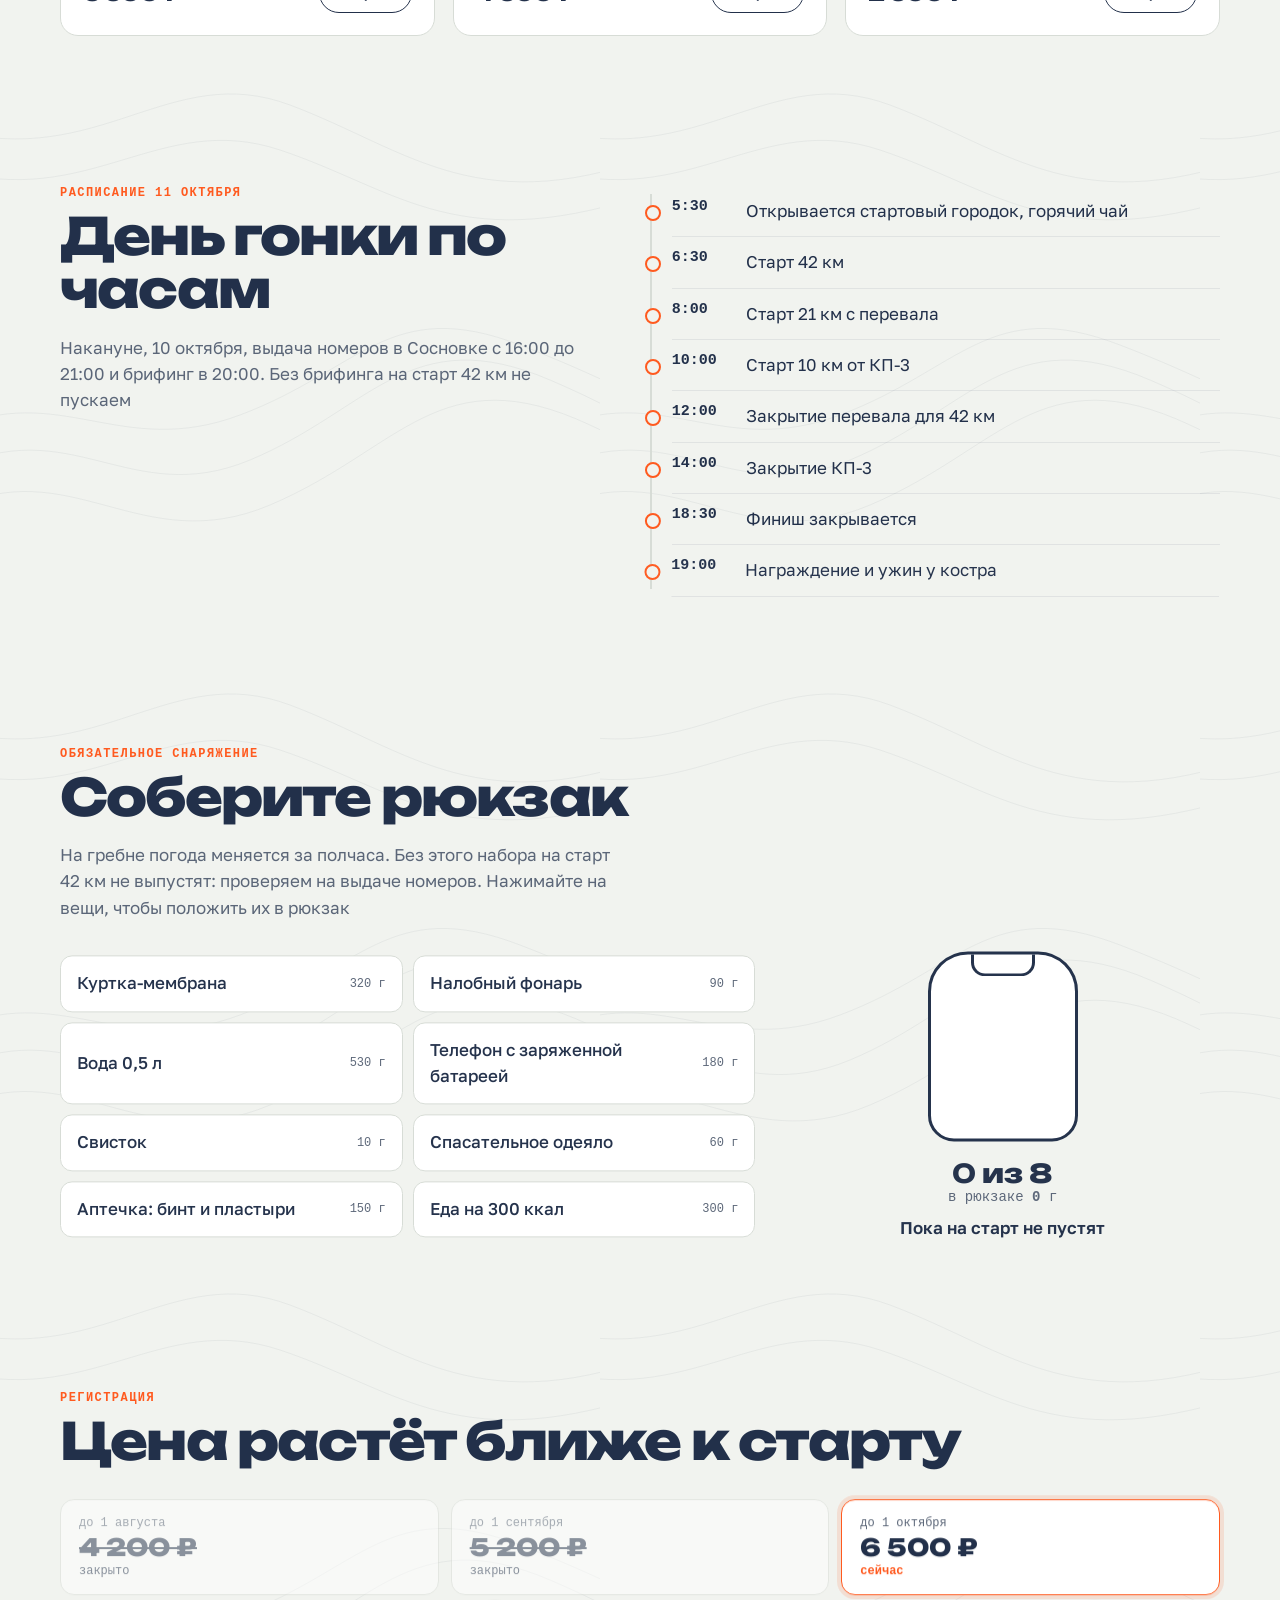
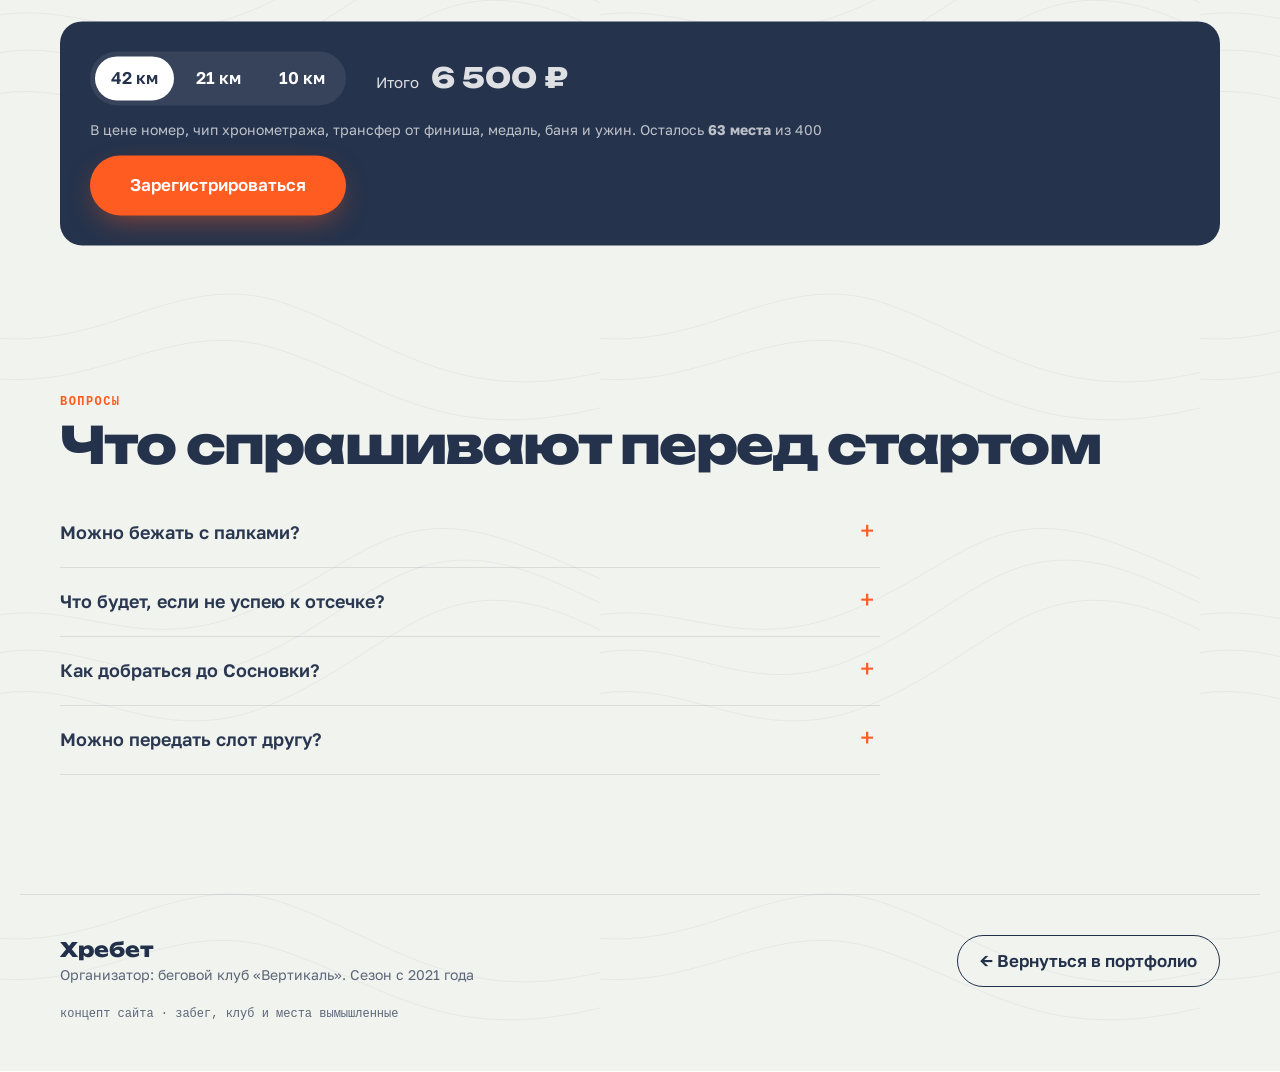
<file: hrebet/index.html>
<!DOCTYPE html>
<html lang="ru">
<head>
<meta charset="UTF-8">
<meta name="viewport" content="width=device-width, initial-scale=1">
<title>Хребет - горный забег 42 км</title>
<link rel="icon" href="data:image/svg+xml,%3Csvg xmlns='http://www.w3.org/2000/svg' viewBox='0 0 64 64'%3E%3Crect width='64' height='64' rx='16' fill='%23FFC400'/%3E%3Cpath d='M18 16h28a6 6 0 0 1 6 6v16a6 6 0 0 1-6 6H30l-10 8v-8h-2a6 6 0 0 1-6-6V22a6 6 0 0 1 6-6z' fill='%23161511'/%3E%3C/svg%3E">
<link rel="stylesheet" href="style.css">
</head>
<body>

<canvas id="scene" aria-hidden="true"></canvas>
<div class="labels" id="labels" aria-hidden="true"></div>

<header class="top">
  <a class="back" href="../index.html#works">← В портфолио</a>
  <span class="logo">Хребет</span>
  <nav class="nav">
    <a href="#distances">Дистанции</a>
    <a href="#schedule">Расписание</a>
    <a href="#gear">Снаряжение</a>
    <a href="#faq">Вопросы</a>
  </nav>
  <a class="reg-link" href="#register">Регистрация</a>
</header>

<main>
  <div id="flight">
    <section class="hero">
      <p class="kicker">горный забег · 11 октября · 6-й сезон</p>
      <h1><span>42 км</span> <span>по гребню</span></h1>
      <p class="lead">Из посёлка на хребет, двенадцать километров по краю над облаками и вниз к озеру. Крутите вниз, и пройдёте трассу вместе с лидером</p>
      <dl class="stats">
        <div><dt>набор высоты</dt><dd>2 800 м</dd></div>
        <div><dt>лимит времени</dt><dd>12 ч</dd></div>
        <div><dt>участников</dt><dd>400</dd></div>
        <div><dt>пунктов питания</dt><dd>4</dd></div>
      </dl>
      <p class="scroll-hint">крутите вниз</p>
    </section>

    <section class="chapter">
      <span class="tag">0 км · старт</span>
      <h2>Старт на рассвете</h2>
      <p>Уходим в 6:30 из Сосновки. Первые километры по лесной дороге вдоль ручья: можно разогнаться, пока ноги свежие</p>
      <ul class="facts"><li>покрытие <b>грунтовка</b></li><li>вода <b>на старте</b></li><li>отсечка <b>нет</b></li></ul>
    </section>
    <section class="chapter right">
      <span class="tag">9 км · подъём</span>
      <h2>Выход на гребень</h2>
      <p>Самый крутой участок: семьсот метров вверх за четыре километра. Лес заканчивается, начинаются камни. Здесь решается, как пройдёт весь день</p>
      <ul class="facts"><li>набор <b>+700 м</b></li><li>КП-1 <b>вода, изотоник</b></li><li>отсечка <b>9:30</b></li></ul>
    </section>
    <section class="chapter">
      <span class="tag">21 км · гребень</span>
      <h2>Двенадцать километров по краю</h2>
      <p>Узкая тропа, с обеих сторон обрыв, облака ниже вас. На перевале Кедровом горячий бульон, врач и последний шанс сойти на машине</p>
      <ul class="facts"><li>перевал <b>2 074 м</b></li><li>КП-2 <b>бульон, врач</b></li><li>отсечка <b>12:00</b></li></ul>
    </section>
    <section class="chapter right">
      <span class="tag">36 км · спуск</span>
      <h2>Вниз в долину</h2>
      <p>Спуск по курумнику и лиственничному лесу. Колени скажут спасибо за тренировки, палки здесь очень кстати</p>
      <ul class="facts"><li>сброс <b>−1 300 м</b></li><li>КП-3 <b>вода, фрукты</b></li><li>отсечка <b>14:00</b></li></ul>
    </section>
    <section class="chapter">
      <span class="tag">42 км · финиш</span>
      <h2>Финиш у озера</h2>
      <p>Медаль из спила кедра, баня на берегу и ужин у костра. Финишный створ открыт до 18:30</p>
      <ul class="facts"><li>рекорд трассы <b>4:51:07</b></li><li>среднее время <b>8:40</b></li><li>финишировали в прошлом году <b>91 %</b></li></ul>
    </section>
  </div>

  <div class="sheet" id="content">

    <section class="block" id="distances">
      <p class="eyebrow">дистанции</p>
      <h2 class="h2">Три трассы на один день</h2>
      <div class="dist-grid">
        <article class="dist" data-from="0" data-to="1">
          <div class="dist-head"><h3>Хребет</h3><span class="dist-km">42 км</span></div>
          <svg class="dist-profile" viewBox="0 0 300 70" preserveAspectRatio="none"><path class="area"/><path class="line"/></svg>
          <dl><div><dt>набор</dt><dd>2 800 м</dd></div><div><dt>лимит</dt><dd>12 ч</dd></div><div><dt>старт</dt><dd>6:30</dd></div></dl>
          <p>Вся трасса целиком. Нужен финиш хотя бы одного забега от 21 км</p>
          <div class="dist-foot"><b>6 500 ₽</b><a href="#register" data-pick="42">Выбрать</a></div>
        </article>
        <article class="dist" data-from="0.5" data-to="1">
          <div class="dist-head"><h3>Полухребет</h3><span class="dist-km">21 км</span></div>
          <svg class="dist-profile" viewBox="0 0 300 70" preserveAspectRatio="none"><path class="area"/><path class="line"/></svg>
          <dl><div><dt>набор</dt><dd>450 м</dd></div><div><dt>лимит</dt><dd>7 ч</dd></div><div><dt>старт</dt><dd>8:00</dd></div></dl>
          <p>Стартуете с перевала, куда участников привозят вахтовки. Гребень и спуск без самого тяжёлого подъёма</p>
          <div class="dist-foot"><b>4 500 ₽</b><a href="#register" data-pick="21">Выбрать</a></div>
        </article>
        <article class="dist" data-from="0.76" data-to="1">
          <div class="dist-head"><h3>Долина</h3><span class="dist-km">10 км</span></div>
          <svg class="dist-profile" viewBox="0 0 300 70" preserveAspectRatio="none"><path class="area"/><path class="line"/></svg>
          <dl><div><dt>набор</dt><dd>150 м</dd></div><div><dt>лимит</dt><dd>3 ч</dd></div><div><dt>старт</dt><dd>10:00</dd></div></dl>
          <p>От КП-3 вниз к озеру. Для первого трейла и для тех, кто приехал поддержать своих</p>
          <div class="dist-foot"><b>2 500 ₽</b><a href="#register" data-pick="10">Выбрать</a></div>
        </article>
      </div>
    </section>

    <section class="block split" id="schedule">
      <div>
        <p class="eyebrow">расписание 11 октября</p>
        <h2 class="h2">День гонки по часам</h2>
        <p class="muted">Накануне, 10 октября, выдача номеров в Сосновке с 16:00 до 21:00 и брифинг в 20:00. Без брифинга на старт 42 км не пускаем</p>
      </div>
      <ol class="timeline">
        <li><time>5:30</time><span>Открывается стартовый городок, горячий чай</span></li>
        <li><time>6:30</time><span>Старт 42 км</span></li>
        <li><time>8:00</time><span>Старт 21 км с перевала</span></li>
        <li><time>10:00</time><span>Старт 10 км от КП-3</span></li>
        <li><time>12:00</time><span>Закрытие перевала для 42 км</span></li>
        <li><time>14:00</time><span>Закрытие КП-3</span></li>
        <li><time>18:30</time><span>Финиш закрывается</span></li>
        <li><time>19:00</time><span>Награждение и ужин у костра</span></li>
      </ol>
    </section>

    <section class="block" id="gear">
      <p class="eyebrow">обязательное снаряжение</p>
      <h2 class="h2">Соберите рюкзак</h2>
      <p class="muted">На гребне погода меняется за полчаса. Без этого набора на старт 42 км не выпустят: проверяем на выдаче номеров. Нажимайте на вещи, чтобы положить их в рюкзак</p>
      <div class="pack">
        <div class="pack-items" id="packItems">
          <button type="button" data-g="320">Куртка-мембрана <small>320 г</small></button>
          <button type="button" data-g="90">Налобный фонарь <small>90 г</small></button>
          <button type="button" data-g="530">Вода 0,5 л <small>530 г</small></button>
          <button type="button" data-g="180">Телефон с заряженной батареей <small>180 г</small></button>
          <button type="button" data-g="10">Свисток <small>10 г</small></button>
          <button type="button" data-g="60">Спасательное одеяло <small>60 г</small></button>
          <button type="button" data-g="150">Аптечка: бинт и пластыри <small>150 г</small></button>
          <button type="button" data-g="300">Еда на 300 ккал <small>300 г</small></button>
        </div>
        <div class="pack-state">
          <div class="bag" id="bag"><span id="bagFill"></span></div>
          <p class="pack-count"><b id="packN">0</b> из 8</p>
          <p class="pack-weight">в рюкзаке <b id="packW">0</b> г</p>
          <p class="pack-msg" id="packMsg">Пока на старт не пустят</p>
        </div>
      </div>
    </section>

    <section class="block" id="register">
      <p class="eyebrow">регистрация</p>
      <h2 class="h2">Цена растёт ближе к старту</h2>
      <div class="tiers">
        <div class="tier past"><span>до 1 августа</span><b>4 200 ₽</b><small>закрыто</small></div>
        <div class="tier past"><span>до 1 сентября</span><b>5 200 ₽</b><small>закрыто</small></div>
        <div class="tier now"><span>до 1 октября</span><b>6 500 ₽</b><small>сейчас</small></div>
      </div>
      <div class="reg">
        <div class="reg-pick" role="group" aria-label="Дистанция">
          <button type="button" data-d="42" aria-pressed="true">42 км</button>
          <button type="button" data-d="21" aria-pressed="false">21 км</button>
          <button type="button" data-d="10" aria-pressed="false">10 км</button>
        </div>
        <p class="reg-price">Итого <b id="regPrice">6 500 ₽</b></p>
        <p class="reg-note">В цене номер, чип хронометража, трансфер от финиша, медаль, баня и ужин. Осталось <b>63 места</b> из 400</p>
        <button type="button" class="cta" id="regBtn">Зарегистрироваться</button>
      </div>
    </section>

    <section class="block" id="faq">
      <p class="eyebrow">вопросы</p>
      <h2 class="h2">Что спрашивают перед стартом</h2>
      <div class="faq">
        <details><summary>Можно бежать с палками?</summary><p>Да, на всех дистанциях. Выбрасывать палки на трассе нельзя: что взяли на старт, то и несёте до финиша.</p></details>
        <details><summary>Что будет, если не успею к отсечке?</summary><p>На КП снимут с дистанции и довезут до финиша на машине. В протоколе будет сход, медаль всё равно выдадим на ужине.</p></details>
        <details><summary>Как добраться до Сосновки?</summary><p>Из города ходит автобус организаторов 10 октября в 12:00 и 15:00, место бронируется при регистрации. На машине парковка у стартового городка бесплатная.</p></details>
        <details><summary>Можно передать слот другу?</summary><p>До 1 октября бесплатно, через личный кабинет. После этой даты передачи закрыты.</p></details>
      </div>
    </section>

    <footer class="foot">
      <div>
        <b>Хребет</b>
        <p>Организатор: беговой клуб «Вертикаль». Сезон с 2021 года</p>
      </div>
      <a class="back-bottom" href="../index.html#works">← Вернуться в портфолио</a>
      <small>концепт сайта · забег, клуб и места вымышленные</small>
    </footer>
  </div>
</main>

<aside class="hud" aria-label="Положение на трассе">
  <div class="readout">
    <span><b id="km">0,0</b> км</span>
    <span><b id="alt">-</b> м</span>
  </div>
  <div class="profile-wrap">
    <svg class="profile" id="profile" viewBox="0 0 300 60" preserveAspectRatio="none">
      <path class="area"/><path class="line"/><path class="done" pathLength="1"/>
    </svg>
    <span class="dot" id="dot"></span>
  </div>
</aside>

<div class="toast" id="toast" role="status" hidden></div>

<script src="gsap.min.js"></script>
<script src="ScrollTrigger.min.js"></script>
<script src="script.js"></script>
</body>
</html>
</file>
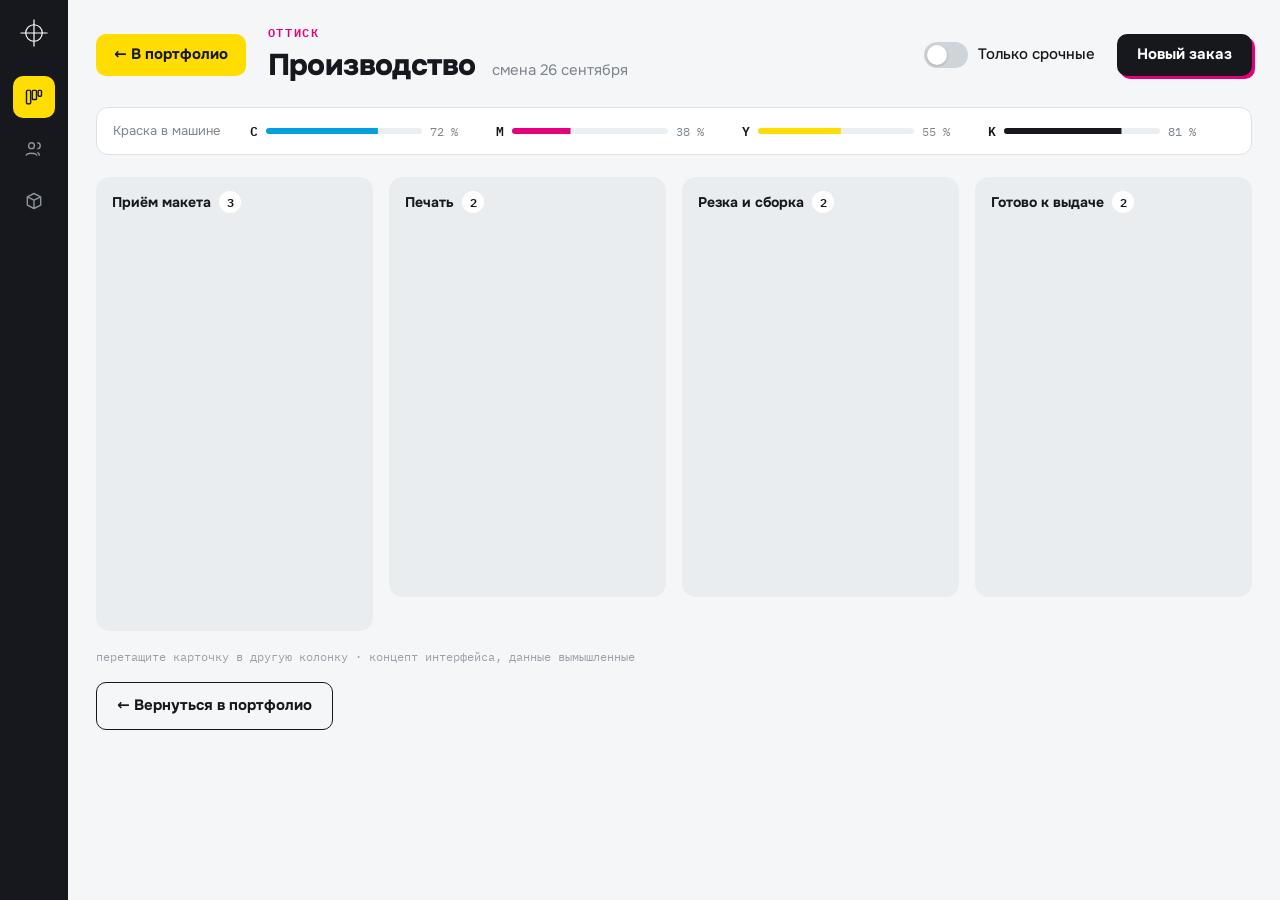
<file: tipografiya/index.html>
<!DOCTYPE html>
<html lang="ru">
<head>
<meta charset="UTF-8">
<meta name="viewport" content="width=device-width, initial-scale=1">
<title>Оттиск - производство</title>
<link rel="icon" href="data:image/svg+xml,%3Csvg xmlns='http://www.w3.org/2000/svg' viewBox='0 0 64 64'%3E%3Crect width='64' height='64' rx='16' fill='%23FFC400'/%3E%3Cpath d='M18 16h28a6 6 0 0 1 6 6v16a6 6 0 0 1-6 6H30l-10 8v-8h-2a6 6 0 0 1-6-6V22a6 6 0 0 1 6-6z' fill='%23161511'/%3E%3C/svg%3E">
<link rel="stylesheet" href="style.css">
</head>
<body>

<div class="app">
  <aside class="rail" aria-label="Разделы">
    <svg class="reg" viewBox="0 0 40 40" aria-hidden="true"><circle cx="20" cy="20" r="11"/><path d="M20 2v36M2 20h36"/></svg>
    <a href="#" class="rail-btn active" aria-label="Производство"><svg viewBox="0 0 24 24"><rect x="3" y="4" width="5" height="16" rx="1"/><rect x="10" y="4" width="5" height="11" rx="1"/><rect x="17" y="4" width="4" height="7" rx="1"/></svg></a>
    <a href="#" class="rail-btn" aria-label="Клиенты"><svg viewBox="0 0 24 24"><circle cx="9" cy="8" r="3.5"/><path d="M2.5 20c.8-4 12.2-4 13 0M16 4.5a3.5 3.5 0 0 1 0 7M18.5 20c0-2-1-3.4-2.5-4"/></svg></a>
    <a href="#" class="rail-btn" aria-label="Склад бумаги"><svg viewBox="0 0 24 24"><path d="M4 7l8-4 8 4v10l-8 4-8-4zM4 7l8 4 8-4M12 11v10"/></svg></a>
  </aside>

  <main class="main">
    <header class="bar">
      <a class="back" href="../index.html#works">← В портфолио</a>
      <div class="title">
        <span class="brand">Оттиск</span>
        <h1>Производство <span class="date">смена 26 сентября</span></h1>
      </div>
      <label class="switch">
        <input type="checkbox" id="urgentOnly">
        <span class="track"><span class="thumb"></span></span>
        Только срочные
      </label>
      <button class="btn primary" id="newOrder">Новый заказ</button>
    </header>

    <section class="inks" aria-label="Краска в машине">
      <span class="inks-label">Краска в машине</span>
      <div class="ink" style="--c: var(--cyan)"><b>C</b><span class="level"><i data-v="72"></i></span><em>72 %</em></div>
      <div class="ink" style="--c: var(--magenta)"><b>M</b><span class="level"><i data-v="38"></i></span><em>38 %</em></div>
      <div class="ink" style="--c: var(--yellow)"><b>Y</b><span class="level"><i data-v="55"></i></span><em>55 %</em></div>
      <div class="ink" style="--c: var(--key)"><b>K</b><span class="level"><i data-v="81"></i></span><em>81 %</em></div>
    </section>

    <section class="board" id="board">
      <div class="col" data-col="0"><h2>Приём макета <span class="count">0</span></h2><div class="list"></div></div>
      <div class="col" data-col="1"><h2>Печать <span class="count">0</span></h2><div class="list"></div></div>
      <div class="col" data-col="2"><h2>Резка и сборка <span class="count">0</span></h2><div class="list"></div></div>
      <div class="col done" data-col="3"><h2>Готово к выдаче <span class="count">0</span></h2><div class="list"></div></div>
    </section>
    <p class="note">перетащите карточку в другую колонку · концепт интерфейса, данные вымышленные</p>
    <a class="back-bottom" href="../index.html#works">← Вернуться в портфолио</a>
  </main>
</div>

<div class="backdrop" id="backdrop" hidden></div>
<aside class="drawer" id="drawer" aria-label="Новый заказ" hidden>
  <div class="drawer-head">
    <h2>Новый заказ</h2>
    <button class="icon-btn" id="closeDrawer" aria-label="Закрыть">×</button>
  </div>
  <form id="orderForm">
    <label class="field"><span>Клиент</span><input name="client" value="Книжный «Переплёт»" required></label>
    <label class="field"><span>Что печатаем</span><input name="product" value="Закладки 5×15 см" required></label>
    <div class="row">
      <label class="field"><span>Тираж, шт</span><input name="qty" type="number" value="1000" min="1" required></label>
      <label class="field"><span>Сдать</span>
        <select name="due"><option>сегодня 18:00</option><option selected>завтра</option><option>30 сен</option></select>
      </label>
    </div>
    <label class="switch"><input type="checkbox" name="urgent"><span class="track"><span class="thumb"></span></span>Срочный</label>
    <button class="btn primary submit" type="submit" data-state="idle">
      <span class="label">Создать заказ</span>
      <svg class="spinner" viewBox="0 0 24 24"><circle cx="12" cy="12" r="9"/></svg>
      <svg class="check" viewBox="0 0 24 24"><path d="M5 12.5l4.5 4.5L19 7.5"/></svg>
    </button>
  </form>
</aside>

<div class="toasts" id="toasts" aria-live="polite"></div>

<script src="gsap.min.js"></script>
<script src="Flip.min.js"></script>
<script src="script.js"></script>
</body>
</html>
</file>
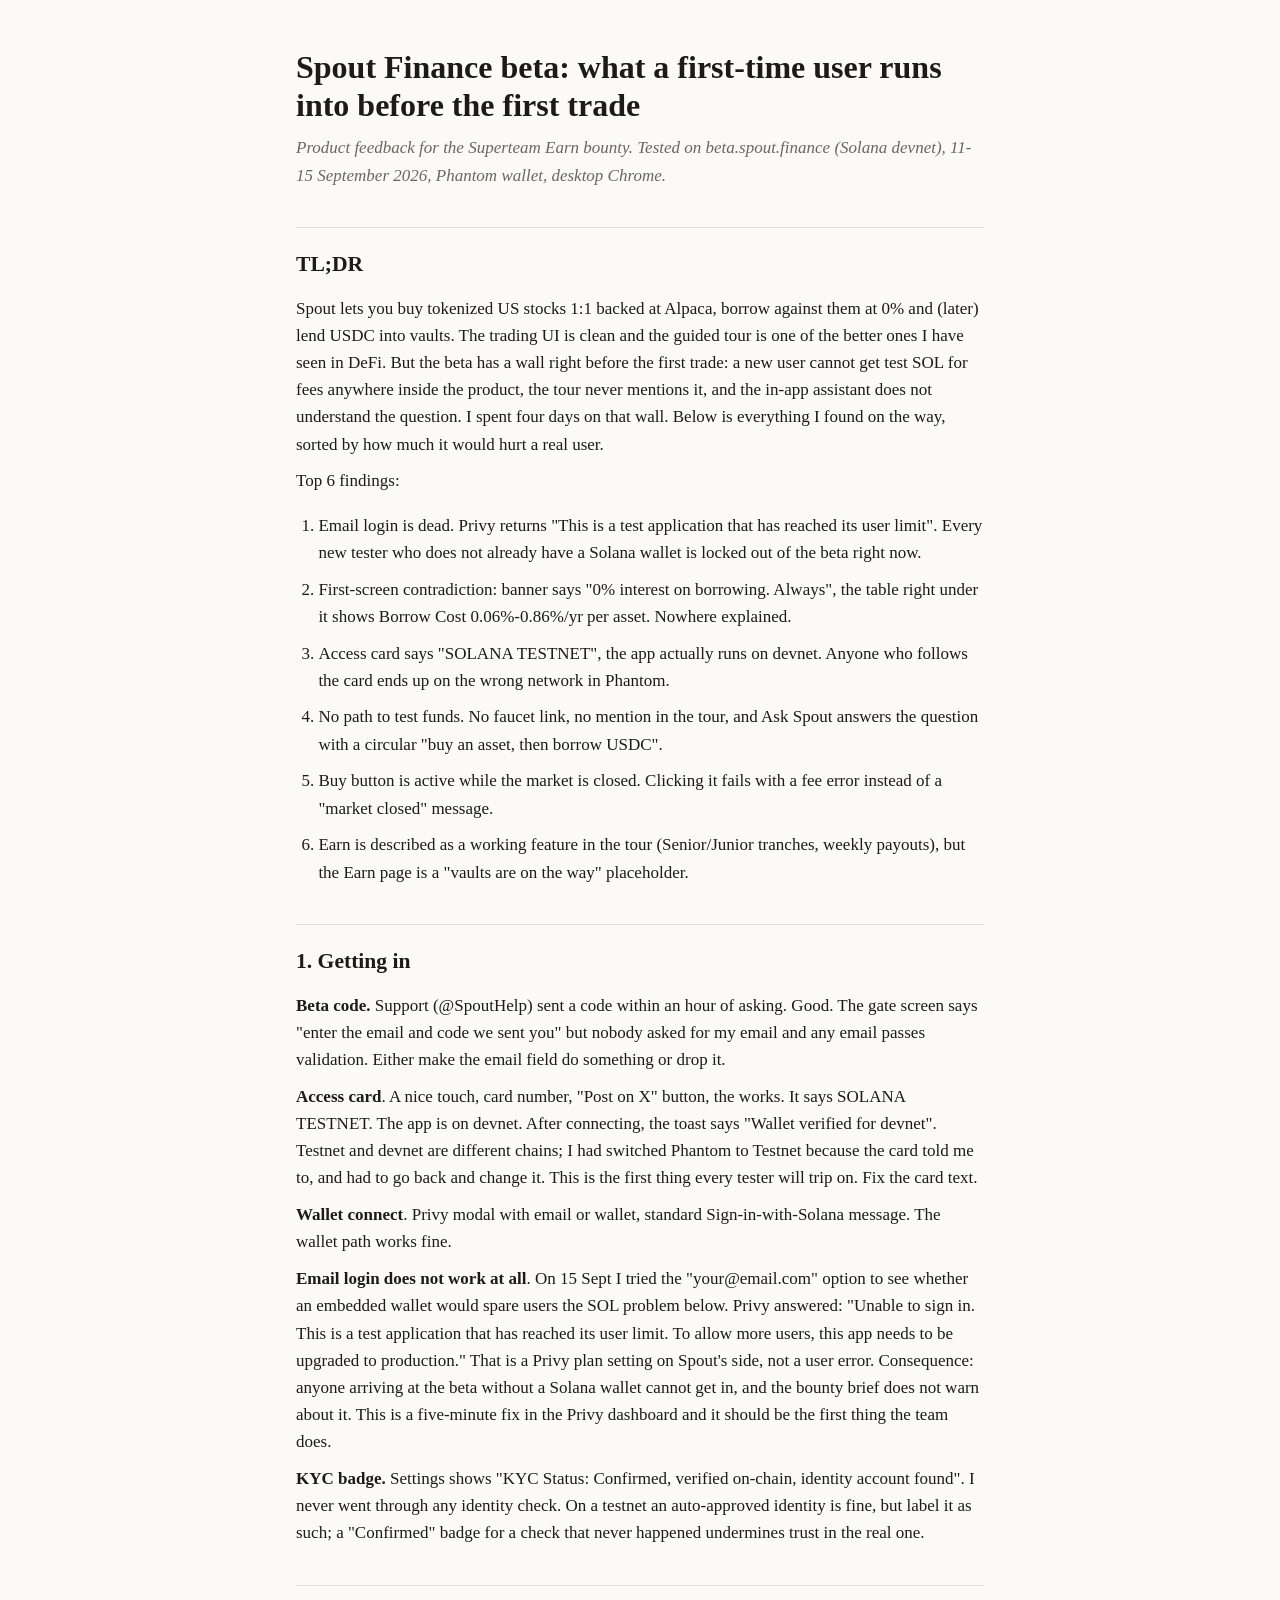
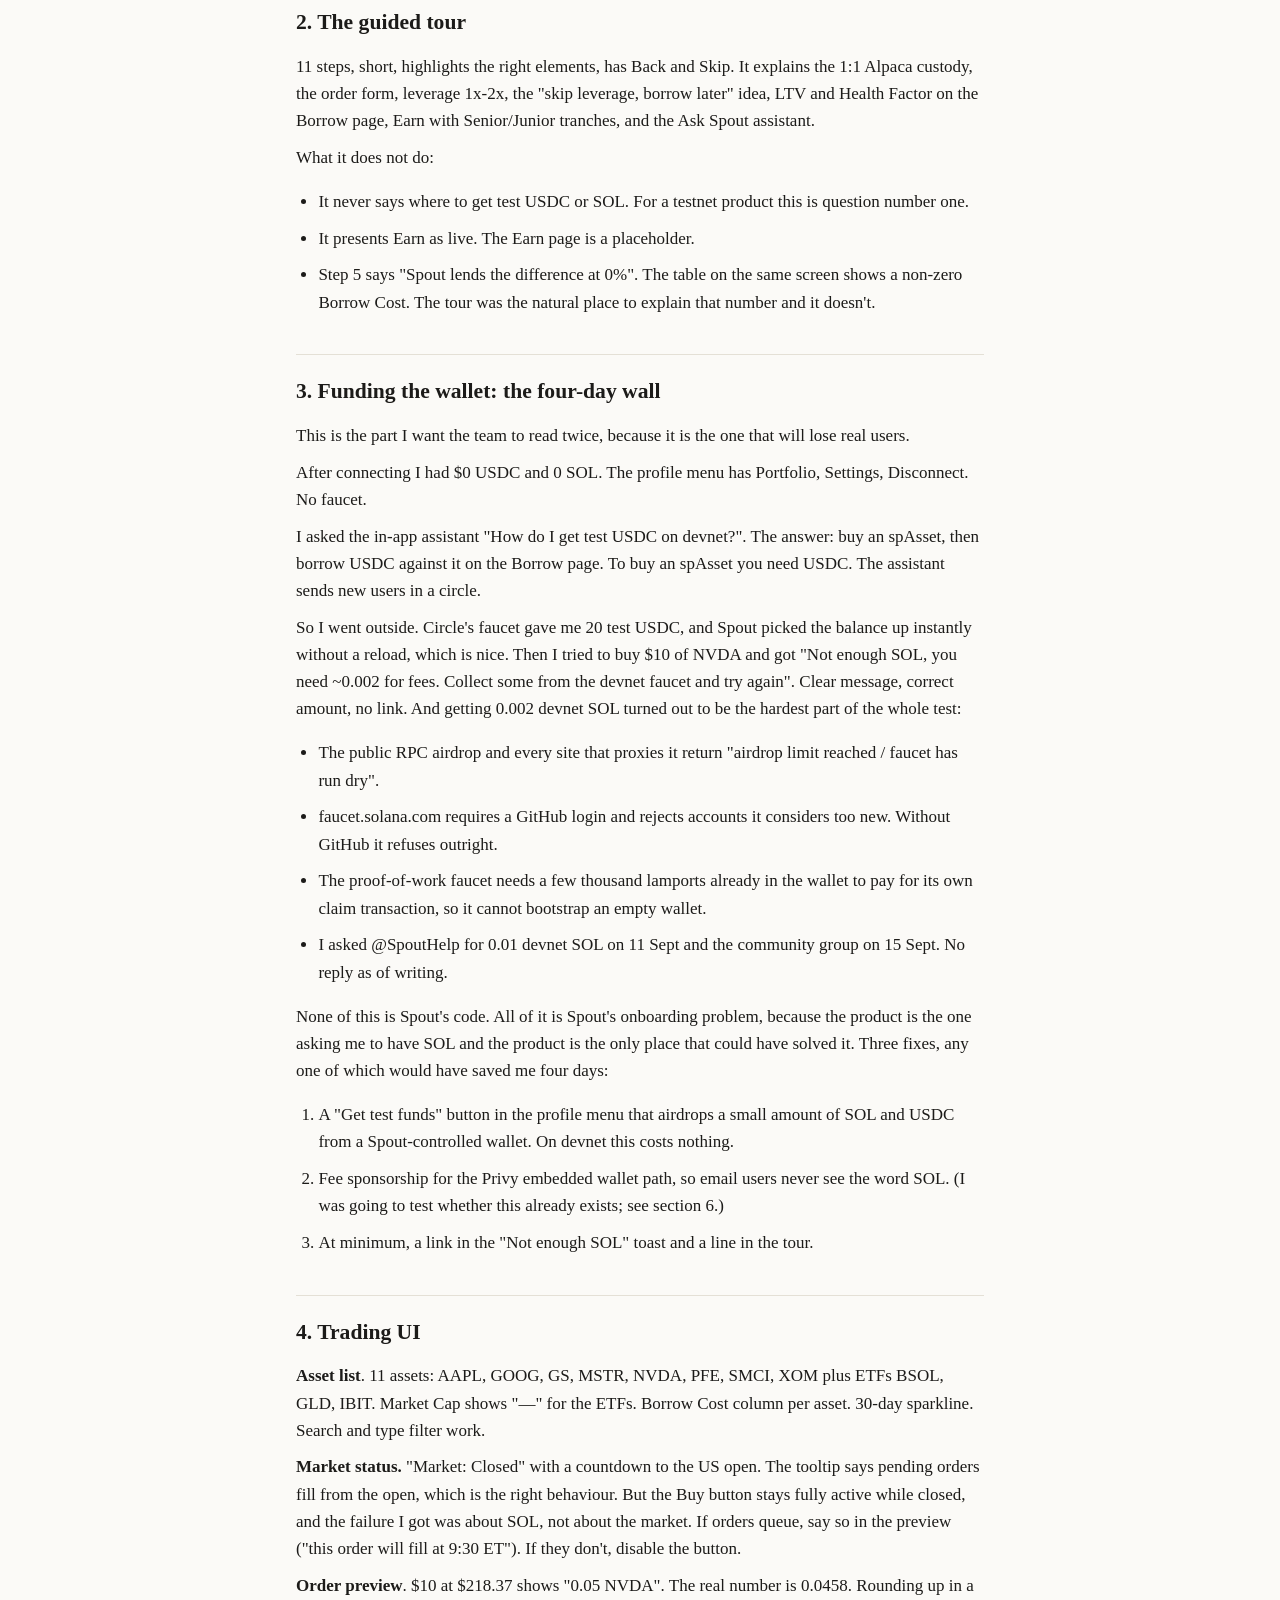
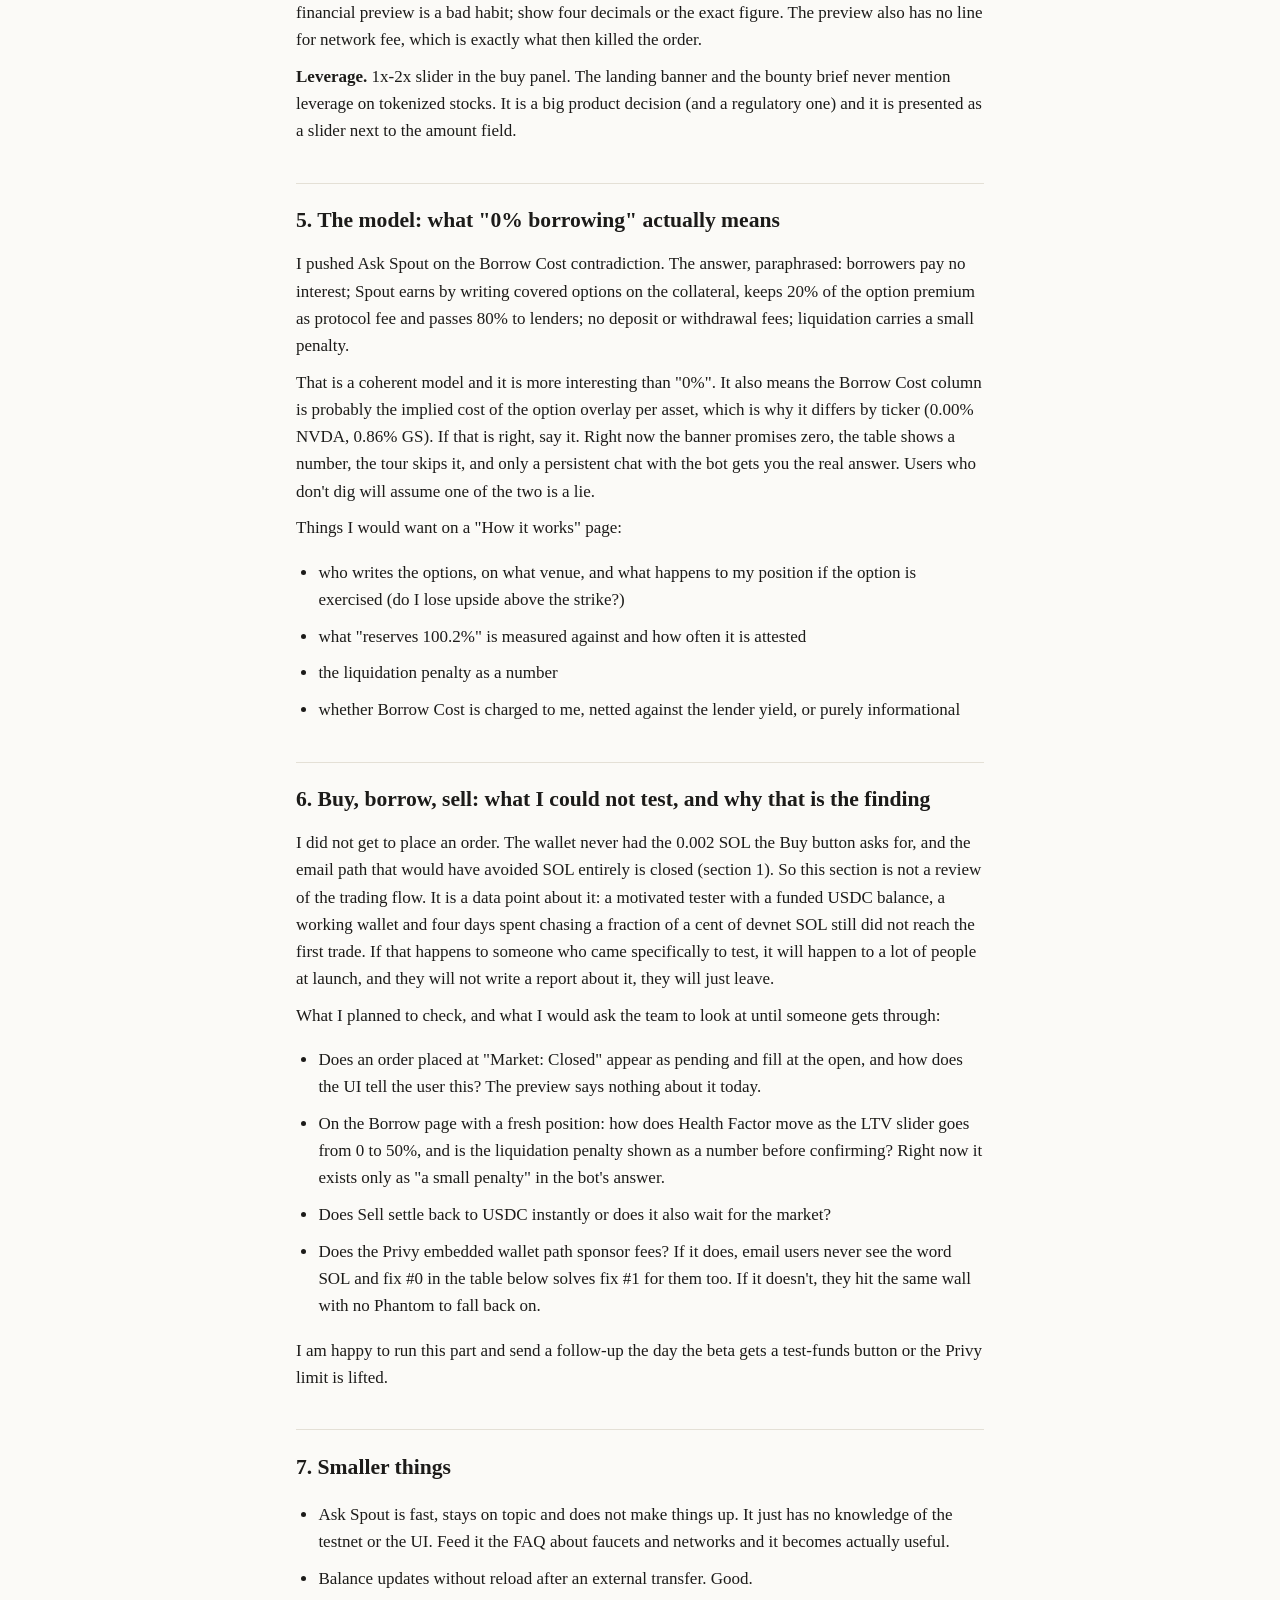
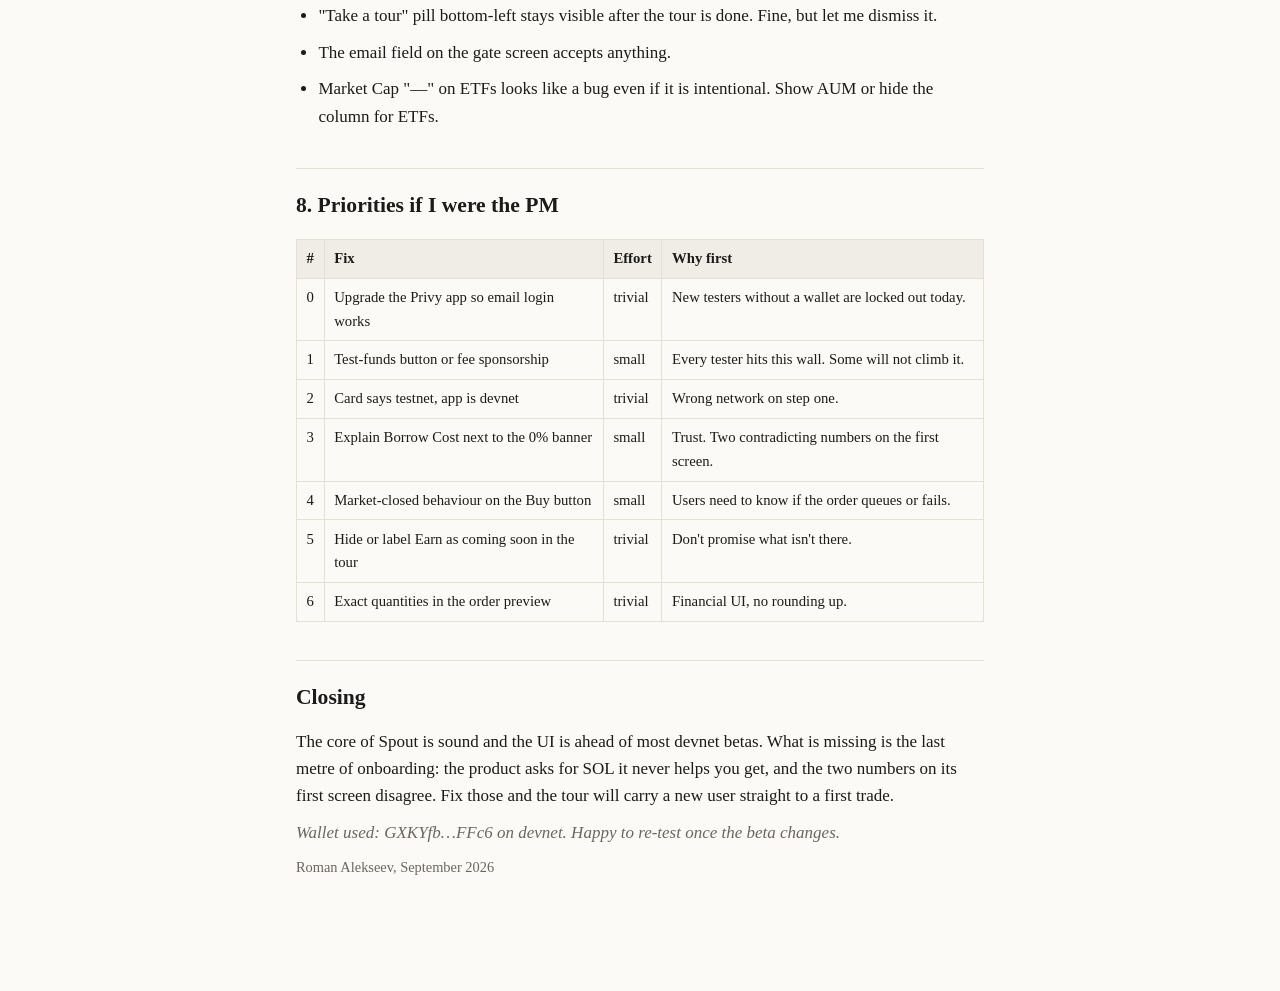
<file: spout.html>
<!doctype html>
<html lang="en">
<head>
<meta charset="utf-8">
<meta name="viewport" content="width=device-width, initial-scale=1">
<title>Spout Finance beta: what a first-time user runs into before the first trade</title>
<meta name="description" content="Product feedback on the Spout Finance devnet beta: onboarding, tour, funding wall, trading UI and the 0% borrowing model.">
<style>
:root{--bg:#fbfaf7;--fg:#1c1b19;--muted:#6b675f;--line:#e4e0d6;--accent:#0f5f8f;--code:#f0ede6}
@media (prefers-color-scheme:dark){:root{--bg:#151513;--fg:#ebe7de;--muted:#9a958a;--line:#2c2b27;--accent:#7fb7dc;--code:#22211d}}
*{box-sizing:border-box}
body{margin:0;background:var(--bg);color:var(--fg);font:17px/1.6 Georgia,"Times New Roman",serif}
main{max-width:720px;margin:0 auto;padding:48px 16px 80px}
h1{font-size:2rem;line-height:1.2;margin:0 0 .5rem}
h2{font-size:1.35rem;margin:2.4rem 0 .8rem;padding-top:1.2rem;border-top:1px solid var(--line)}
p,li{margin:.6rem 0}
em{color:var(--muted)}
a{color:var(--accent)}
table{border-collapse:collapse;width:100%;font-size:.92rem;margin:1rem 0}
th,td{border:1px solid var(--line);padding:.45rem .6rem;text-align:left;vertical-align:top}
th{background:var(--code)}
ol,ul{padding-left:1.4rem}
.meta{color:var(--muted);font-size:.9rem;margin-bottom:2rem}
</style>
</head>
<body>
<main>
<h1>Spout Finance beta: what a first-time user runs into before the first trade</h1>
<p><em>Product feedback for the Superteam Earn bounty. Tested on beta.spout.finance (Solana devnet), 11-15 September 2026, Phantom wallet, desktop Chrome.</em></p>
<h2>TL;DR</h2>
<p>Spout lets you buy tokenized US stocks 1:1 backed at Alpaca, borrow against them at 0% and (later) lend USDC into vaults. The trading UI is clean and the guided tour is one of the better ones I have seen in DeFi. But the beta has a wall right before the first trade: a new user cannot get test SOL for fees anywhere inside the product, the tour never mentions it, and the in-app assistant does not understand the question. I spent four days on that wall. Below is everything I found on the way, sorted by how much it would hurt a real user.</p>
<p>Top 6 findings:</p>
<ol>
<li>Email login is dead. Privy returns "This is a test application that has reached its user limit". Every new tester who does not already have a Solana wallet is locked out of the beta right now.</li>
<li>First-screen contradiction: banner says "0% interest on borrowing. Always", the table right under it shows Borrow Cost 0.06%-0.86%/yr per asset. Nowhere explained.</li>
<li>Access card says "SOLANA TESTNET", the app actually runs on devnet. Anyone who follows the card ends up on the wrong network in Phantom.</li>
<li>No path to test funds. No faucet link, no mention in the tour, and Ask Spout answers the question with a circular "buy an asset, then borrow USDC".</li>
<li>Buy button is active while the market is closed. Clicking it fails with a fee error instead of a "market closed" message.</li>
<li>Earn is described as a working feature in the tour (Senior/Junior tranches, weekly payouts), but the Earn page is a "vaults are on the way" placeholder.</li>
</ol>
<h2>1. Getting in</h2>
<p><strong>Beta code.</strong> Support (@SpoutHelp) sent a code within an hour of asking. Good. The gate screen says "enter the email and code we sent you" but nobody asked for my email and any email passes validation. Either make the email field do something or drop it.</p>
<p><strong>Access card</strong>. A nice touch, card number, "Post on X" button, the works. It says SOLANA TESTNET. The app is on devnet. After connecting, the toast says "Wallet verified for devnet". Testnet and devnet are different chains; I had switched Phantom to Testnet because the card told me to, and had to go back and change it. This is the first thing every tester will trip on. Fix the card text.</p>
<p><strong>Wallet connect</strong>. Privy modal with email or wallet, standard Sign-in-with-Solana message. The wallet path works fine.</p>
<p><strong>Email login does not work at all</strong>. On 15 Sept I tried the "your@email.com" option to see whether an embedded wallet would spare users the SOL problem below. Privy answered: "Unable to sign in. This is a test application that has reached its user limit. To allow more users, this app needs to be upgraded to production." That is a Privy plan setting on Spout's side, not a user error. Consequence: anyone arriving at the beta without a Solana wallet cannot get in, and the bounty brief does not warn about it. This is a five-minute fix in the Privy dashboard and it should be the first thing the team does.</p>
<p><strong>KYC badge.</strong> Settings shows "KYC Status: Confirmed, verified on-chain, identity account found". I never went through any identity check. On a testnet an auto-approved identity is fine, but label it as such; a "Confirmed" badge for a check that never happened undermines trust in the real one.</p>
<h2>2. The guided tour</h2>
<p>11 steps, short, highlights the right elements, has Back and Skip. It explains the 1:1 Alpaca custody, the order form, leverage 1x-2x, the "skip leverage, borrow later" idea, LTV and Health Factor on the Borrow page, Earn with Senior/Junior tranches, and the Ask Spout assistant.</p>
<p>What it does not do:</p>
<ul>
<li>It never says where to get test USDC or SOL. For a testnet product this is question number one.</li>
<li>It presents Earn as live. The Earn page is a placeholder.</li>
<li>Step 5 says "Spout lends the difference at 0%". The table on the same screen shows a non-zero Borrow Cost. The tour was the natural place to explain that number and it doesn't.</li>
</ul>
<h2>3. Funding the wallet: the four-day wall</h2>
<p>This is the part I want the team to read twice, because it is the one that will lose real users.</p>
<p>After connecting I had $0 USDC and 0 SOL. The profile menu has Portfolio, Settings, Disconnect. No faucet.</p>
<p>I asked the in-app assistant "How do I get test USDC on devnet?". The answer: buy an spAsset, then borrow USDC against it on the Borrow page. To buy an spAsset you need USDC. The assistant sends new users in a circle.</p>
<p>So I went outside. Circle's faucet gave me 20 test USDC, and Spout picked the balance up instantly without a reload, which is nice. Then I tried to buy $10 of NVDA and got "Not enough SOL, you need ~0.002 for fees. Collect some from the devnet faucet and try again". Clear message, correct amount, no link. And getting 0.002 devnet SOL turned out to be the hardest part of the whole test:</p>
<ul>
<li>The public RPC airdrop and every site that proxies it return "airdrop limit reached / faucet has run dry".</li>
<li>faucet.solana.com requires a GitHub login and rejects accounts it considers too new. Without GitHub it refuses outright.</li>
<li>The proof-of-work faucet needs a few thousand lamports already in the wallet to pay for its own claim transaction, so it cannot bootstrap an empty wallet.</li>
<li>I asked @SpoutHelp for 0.01 devnet SOL on 11 Sept and the community group on 15 Sept. No reply as of writing.</li>
</ul>
<p>None of this is Spout's code. All of it is Spout's onboarding problem, because the product is the one asking me to have SOL and the product is the only place that could have solved it. Three fixes, any one of which would have saved me four days:</p>
<ol>
<li>A "Get test funds" button in the profile menu that airdrops a small amount of SOL and USDC from a Spout-controlled wallet. On devnet this costs nothing.</li>
<li>Fee sponsorship for the Privy embedded wallet path, so email users never see the word SOL. (I was going to test whether this already exists; see section 6.)</li>
<li>At minimum, a link in the "Not enough SOL" toast and a line in the tour.</li>
</ol>
<h2>4. Trading UI</h2>
<p><strong>Asset list</strong>. 11 assets: AAPL, GOOG, GS, MSTR, NVDA, PFE, SMCI, XOM plus ETFs BSOL, GLD, IBIT. Market Cap shows "—" for the ETFs. Borrow Cost column per asset. 30-day sparkline. Search and type filter work.</p>
<p><strong>Market status.</strong> "Market: Closed" with a countdown to the US open. The tooltip says pending orders fill from the open, which is the right behaviour. But the Buy button stays fully active while closed, and the failure I got was about SOL, not about the market. If orders queue, say so in the preview ("this order will fill at 9:30 ET"). If they don't, disable the button.</p>
<p><strong>Order preview</strong>. $10 at $218.37 shows "0.05 NVDA". The real number is 0.0458. Rounding up in a financial preview is a bad habit; show four decimals or the exact figure. The preview also has no line for network fee, which is exactly what then killed the order.</p>
<p><strong>Leverage.</strong> 1x-2x slider in the buy panel. The landing banner and the bounty brief never mention leverage on tokenized stocks. It is a big product decision (and a regulatory one) and it is presented as a slider next to the amount field.</p>
<h2>5. The model: what "0% borrowing" actually means</h2>
<p>I pushed Ask Spout on the Borrow Cost contradiction. The answer, paraphrased: borrowers pay no interest; Spout earns by writing covered options on the collateral, keeps 20% of the option premium as protocol fee and passes 80% to lenders; no deposit or withdrawal fees; liquidation carries a small penalty.</p>
<p>That is a coherent model and it is more interesting than "0%". It also means the Borrow Cost column is probably the implied cost of the option overlay per asset, which is why it differs by ticker (0.00% NVDA, 0.86% GS). If that is right, say it. Right now the banner promises zero, the table shows a number, the tour skips it, and only a persistent chat with the bot gets you the real answer. Users who don't dig will assume one of the two is a lie.</p>
<p>Things I would want on a "How it works" page:</p>
<ul>
<li>who writes the options, on what venue, and what happens to my position if the option is exercised (do I lose upside above the strike?)</li>
<li>what "reserves 100.2%" is measured against and how often it is attested</li>
<li>the liquidation penalty as a number</li>
<li>whether Borrow Cost is charged to me, netted against the lender yield, or purely informational</li>
</ul>
<h2>6. Buy, borrow, sell: what I could not test, and why that is the finding</h2>
<p>I did not get to place an order. The wallet never had the 0.002 SOL the Buy button asks for, and the email path that would have avoided SOL entirely is closed (section 1). So this section is not a review of the trading flow. It is a data point about it: a motivated tester with a funded USDC balance, a working wallet and four days spent chasing a fraction of a cent of devnet SOL still did not reach the first trade. If that happens to someone who came specifically to test, it will happen to a lot of people at launch, and they will not write a report about it, they will just leave.</p>
<p>What I planned to check, and what I would ask the team to look at until someone gets through:</p>
<ul>
<li>Does an order placed at "Market: Closed" appear as pending and fill at the open, and how does the UI tell the user this? The preview says nothing about it today.</li>
<li>On the Borrow page with a fresh position: how does Health Factor move as the LTV slider goes from 0 to 50%, and is the liquidation penalty shown as a number before confirming? Right now it exists only as "a small penalty" in the bot's answer.</li>
<li>Does Sell settle back to USDC instantly or does it also wait for the market?</li>
<li>Does the Privy embedded wallet path sponsor fees? If it does, email users never see the word SOL and fix #0 in the table below solves fix #1 for them too. If it doesn't, they hit the same wall with no Phantom to fall back on.</li>
</ul>
<p>I am happy to run this part and send a follow-up the day the beta gets a test-funds button or the Privy limit is lifted.</p>
<h2>7. Smaller things</h2>
<ul>
<li>Ask Spout is fast, stays on topic and does not make things up. It just has no knowledge of the testnet or the UI. Feed it the FAQ about faucets and networks and it becomes actually useful.</li>
<li>Balance updates without reload after an external transfer. Good.</li>
<li>"Take a tour" pill bottom-left stays visible after the tour is done. Fine, but let me dismiss it.</li>
<li>The email field on the gate screen accepts anything.</li>
<li>Market Cap "—" on ETFs looks like a bug even if it is intentional. Show AUM or hide the column for ETFs.</li>
</ul>
<h2>8. Priorities if I were the PM</h2>
<table>
<thead>
<tr>
<th>#</th>
<th>Fix</th>
<th>Effort</th>
<th>Why first</th>
</tr>
</thead>
<tbody>
<tr>
<td>0</td>
<td>Upgrade the Privy app so email login works</td>
<td>trivial</td>
<td>New testers without a wallet are locked out today.</td>
</tr>
<tr>
<td>1</td>
<td>Test-funds button or fee sponsorship</td>
<td>small</td>
<td>Every tester hits this wall. Some will not climb it.</td>
</tr>
<tr>
<td>2</td>
<td>Card says testnet, app is devnet</td>
<td>trivial</td>
<td>Wrong network on step one.</td>
</tr>
<tr>
<td>3</td>
<td>Explain Borrow Cost next to the 0% banner</td>
<td>small</td>
<td>Trust. Two contradicting numbers on the first screen.</td>
</tr>
<tr>
<td>4</td>
<td>Market-closed behaviour on the Buy button</td>
<td>small</td>
<td>Users need to know if the order queues or fails.</td>
</tr>
<tr>
<td>5</td>
<td>Hide or label Earn as coming soon in the tour</td>
<td>trivial</td>
<td>Don't promise what isn't there.</td>
</tr>
<tr>
<td>6</td>
<td>Exact quantities in the order preview</td>
<td>trivial</td>
<td>Financial UI, no rounding up.</td>
</tr>
</tbody>
</table>
<h2>Closing</h2>
<p>The core of Spout is sound and the UI is ahead of most devnet betas. What is missing is the last metre of onboarding: the product asks for SOL it never helps you get, and the two numbers on its first screen disagree. Fix those and the tour will carry a new user straight to a first trade.</p>
<p><em>Wallet used: GXKYfb…FFc6 on devnet. Happy to re-test once the beta changes.</em></p>
<p class="meta">Roman Alekseev, September 2026</p>
</main>
</body>
</html>
</file>
<file: gitara/style.css>
/* шрифты лежат рядом, без гугла */
@font-face { font-family: "Yeseva One"; src: url("yeseva-one-cyrillic-400-normal.woff2") format("woff2"); unicode-range: U+0400-045F, U+0490-0491, U+04B0-04B1, U+2116; font-display: swap; }
@font-face { font-family: "Yeseva One"; src: url("yeseva-one-latin-400-normal.woff2") format("woff2"); unicode-range: U+0000-00FF, U+2000-206F, U+20AC, U+2122, U+2212; font-display: swap; }
@font-face { font-family: "Manrope"; src: url("manrope-cyrillic-wght-normal.woff2") format("woff2"); font-weight: 200 800; unicode-range: U+0400-045F, U+0490-0491, U+04B0-04B1, U+2116; font-display: swap; }
@font-face { font-family: "Manrope"; src: url("manrope-latin-wght-normal.woff2") format("woff2"); font-weight: 200 800; unicode-range: U+0000-00FF, U+2000-206F, U+20AC, U+2122, U+2212; font-display: swap; }
@font-face { font-family: "JetBrains Mono"; src: url("jetbrains-mono-cyrillic-wght-normal.woff2") format("woff2"); font-weight: 100 800; unicode-range: U+0400-045F, U+0490-0491, U+04B0-04B1, U+2116; font-display: swap; }
@font-face { font-family: "JetBrains Mono"; src: url("jetbrains-mono-latin-wght-normal.woff2") format("woff2"); font-weight: 100 800; unicode-range: U+0000-00FF, U+2000-206F, U+20AC, U+2122, U+2212; font-display: swap; }

:root {
  --edge: #140b07;      /* тёмный край санбёрста */
  --amber: #c8741e;     /* янтарь лака */
  --honey: #e9a94b;     /* светлый центр санбёрста */
  --ink: #f3ebdd;       /* текст */
  --nickel: #c9ccd1;    /* струны */
  --abalone: #3fa7a0;   /* перламутровая розетка */
  --muted: #b39a82;

  --display: "Yeseva One", Georgia, serif;
  --body: "Manrope", system-ui, sans-serif;
  --mono: "JetBrains Mono", Consolas, monospace;
}

* { box-sizing: border-box; margin: 0; padding: 0; }
html { scroll-behavior: smooth; }
body {
  background: var(--edge);
  color: var(--ink);
  font-family: var(--body);
  font-size: 17px;
  line-height: 1.55;
  overflow-x: hidden;
}
a { color: inherit; }
:focus-visible { outline: 2px solid var(--abalone); outline-offset: 3px; }
h2 { font-family: var(--display); font-weight: 400; font-size: clamp(34px, 5vw, 64px); line-height: 1.05; }

/* ---------- шапка ---------- */
.top {
  position: fixed; inset: 0 0 auto; z-index: 20;
  display: flex; align-items: center; gap: 28px;
  padding: 14px 40px;
  background: linear-gradient(#140b07e6, #140b0700);
}
.back {
  font: 700 15px var(--body); text-decoration: none; color: var(--edge);
  background: var(--ink); padding: 10px 18px; border-radius: 30px;
  transition: transform .2s cubic-bezier(.34,1.56,.64,1), background .2s;
}
.back:hover { background: #fff; transform: translateX(-3px); }
.brand { font-family: var(--display); font-size: 26px; text-decoration: none; margin-right: auto; }
.top nav { display: flex; gap: 28px; font-size: 14px; }
.top nav a { text-decoration: none; opacity: .8; }
.top nav a:hover { opacity: 1; }
.sound {
  font: 600 12px var(--mono);
  color: var(--ink); background: none;
  border: 1px solid currentColor; border-radius: 20px;
  padding: 6px 12px; cursor: pointer;
}

/* ---------- первый экран ---------- */
.hero {
  position: relative;
  height: 100vh; min-height: 620px;
  overflow: hidden;
  background:
    radial-gradient(circle at 72% 62%, var(--honey) 0, var(--amber) 22%, #7a3b12 40%, var(--edge) 68%);
}
.hero-text { position: relative; z-index: 3; padding: 15vh 40px 0; max-width: 980px; }
.eyebrow { font: 600 13px var(--mono); letter-spacing: .12em; color: var(--honey); margin-bottom: 18px; }
.hero h1 {
  font-family: var(--display); font-weight: 400;
  font-size: clamp(38px, 5.2vw, 78px); line-height: 1;
  letter-spacing: -.01em;
}
.lead { max-width: 480px; margin-top: 26px; color: #e8d6bf; }
.split .w { display: inline-block; overflow: hidden; vertical-align: top; padding-bottom: .08em; }
.split .w > span { display: inline-block; }

.soundhole {
  position: absolute; z-index: 1;
  width: min(36vh, 330px); aspect-ratio: 1;
  left: 72%; top: 62%; transform: translate(-50%, -50%);
}
.soundhole svg { width: 100%; height: 100%; }
.rosette { fill: none; stroke: var(--abalone); stroke-width: 5; opacity: .85; }
.rosette.thin { stroke-width: 1.5; stroke-dasharray: 3 4; }
.hole { fill: #0b0503; }

.strings { position: absolute; inset: 0; z-index: 2; width: 100%; height: 100%; cursor: crosshair; }
.strings path { fill: none; stroke: var(--nickel); stroke-linecap: round; transition: opacity .3s; }
.strings path.muted { opacity: .35; }

/* гриф: палисандр, металлические лады, костяной порожек, перламутровые метки */
.board { fill: #1f100a; stroke: #3a2014; }
.zone { fill: var(--honey); opacity: .14; transition: x .12s, width .12s; }
.nut { fill: #efe3c8; }
.fret { fill: #b9b3a8; }
.inlay { fill: var(--abalone); opacity: .8; }
.fret-num { font: 600 11px var(--mono); fill: var(--muted); }
.note { font: 700 13px var(--mono); fill: var(--ink); }
.note.muted { fill: #c9563b; }
.finger { fill: var(--honey); stroke: var(--edge); stroke-width: 2; }
.finger.ghost { fill: #f3ebdd; }

/* панель под струнами: звук и аккорды */
.play { position: absolute; z-index: 3; left: 40px; right: 40px; bottom: 24px; }
.hint { font: 12px var(--mono); color: var(--muted); letter-spacing: .06em; margin-bottom: 10px; }
.play-row { display: flex; align-items: center; gap: 14px; flex-wrap: wrap; }
.hero-sound {
  display: inline-flex; align-items: center; gap: 8px; cursor: pointer;
  font: 700 14px var(--body); color: var(--edge); background: var(--ink);
  border: 0; border-radius: 30px; padding: 10px 18px 10px 14px;
  transition: background .2s, transform .15s cubic-bezier(.34,1.56,.64,1);
}
.hero-sound:active { transform: scale(.95); }
.hero-sound svg { width: 20px; height: 20px; fill: none; stroke: currentColor; stroke-width: 2; stroke-linecap: round; stroke-linejoin: round; }
.hero-sound .spk { fill: currentColor; }
.hero-sound .wave { display: none; }
.hero-sound[aria-pressed="true"] { background: var(--abalone); color: #fff; }
.hero-sound[aria-pressed="true"] .wave { display: inline; }
.hero-sound[aria-pressed="true"] .off { display: none; }
.chords { display: flex; gap: 6px; flex-wrap: wrap; }
.chords button {
  font: 600 13px var(--mono); color: var(--ink); background: #140b07b3; cursor: pointer;
  border: 1px solid #6b4a33; border-radius: 20px; padding: 8px 13px;
  transition: background .2s, color .2s, border-color .2s, transform .15s cubic-bezier(.34,1.56,.64,1);
}
.chords button:hover { border-color: var(--honey); }
.chords button:active { transform: scale(.94); }
.chords button[aria-pressed="true"] { background: var(--honey); border-color: var(--honey); color: var(--edge); }

/* ---------- этапы ---------- */
.process { background: var(--edge); }
.process-pin { height: 100vh; display: flex; flex-direction: column; justify-content: center; overflow: hidden; }
.process-head { display: flex; align-items: flex-end; gap: 40px; padding: 0 40px 48px; }
.bar { flex: 1; height: 2px; background: #3a2418; margin-bottom: 14px; }
.bar span { display: block; height: 100%; width: 100%; background: var(--honey); transform-origin: left; transform: scaleX(0); }
.track { display: flex; gap: 6vw; padding: 0 40px; width: max-content; }
.stage { width: min(560px, 72vw); flex-shrink: 0; }
.step { font: 600 12px var(--mono); color: var(--honey); letter-spacing: .1em; }
.stage .draw { display: block; width: 180px; height: 180px; margin: 18px 0 24px; }
.draw path, .draw circle { fill: none; stroke: var(--ink); stroke-width: 1.5; stroke-linecap: round; }
.stage h3 { font-family: var(--display); font-weight: 400; font-size: 36px; margin-bottom: 12px; }
.stage p { color: #d9c6ae; max-width: 440px; }
.stage code { display: block; margin-top: 20px; font: 13px var(--mono); color: var(--abalone); }

/* ---------- характеристики ---------- */
.spec { padding: 140px 40px; background: #1d110a; }
.sheet { margin-top: 56px; border-top: 1px solid #4a3020; }
.sheet div {
  display: grid; grid-template-columns: 1fr auto;
  align-items: baseline;
  padding: 22px 0; border-bottom: 1px solid #4a3020;
}
.sheet dt { color: var(--muted); }
.sheet dd { font: 600 clamp(28px, 4vw, 52px) var(--mono); color: var(--ink); }

/* ---------- модели ---------- */
.models { padding: 140px 40px; }
.cards { display: grid; grid-template-columns: repeat(3, 1fr); gap: 24px; margin-top: 56px; perspective: 900px; }
.card {
  padding: 32px 28px 30px;
  border: 1px solid #4a3020; border-radius: 4px;
  background: linear-gradient(160deg, #26160d, #150c07);
  transform-style: preserve-3d; will-change: transform;
}
.card .body { display: block; width: 60%; margin: 0 auto 26px; overflow: visible; }
.body .outline { fill: url(#burst); stroke: #e9a94b55; stroke-width: 1.2; }
.body .neck { fill: #3a2418; }
.body .hole { fill: #0b0503; }
.card h3 { font-family: var(--display); font-weight: 400; font-size: 30px; }
.card p { color: #d9c6ae; font-size: 15px; margin: 8px 0 18px; min-height: 70px; }
.price-tag { font: 600 14px var(--mono); color: var(--honey); }

.eyebrow { font: 600 13px var(--mono); letter-spacing: .12em; color: var(--honey); margin-bottom: 14px; }
.muted { color: #d9c6ae; max-width: 560px; margin-top: 16px; }

/* ---------- цифры мастерской ---------- */
.facts-bar { display: grid; grid-template-columns: repeat(4, 1fr); border-top: 1px solid #4a3020; border-bottom: 1px solid #4a3020; }
.facts-bar div { padding: 34px 40px; border-right: 1px solid #4a3020; }
.facts-bar div:last-child { border-right: 0; }
.facts-bar b { display: block; font: 400 clamp(40px, 5vw, 64px)/1 var(--display); color: var(--honey); }
.facts-bar span { font-size: 14px; color: var(--muted); }

/* ---------- конструктор ---------- */
.builder { padding: 140px 40px 120px; background: radial-gradient(ellipse at 75% 40%, #3a1d0c, var(--edge) 60%); }
.builder-grid { display: grid; grid-template-columns: 1fr 1fr; gap: 50px; margin-top: 50px; align-items: center; }
.options fieldset { border: 0; margin-bottom: 22px; }
.options legend { font: 600 12px var(--mono); letter-spacing: .1em; color: var(--muted); text-transform: uppercase; margin-bottom: 10px; }
.opts { display: flex; flex-wrap: wrap; gap: 8px; }
.opts button {
  font: 600 15px var(--body); color: var(--ink); background: #ffffff0d; cursor: pointer;
  border: 1px solid #5a3a26; border-radius: 30px; padding: 10px 18px;
  transition: background .2s, border-color .2s, color .2s, transform .15s cubic-bezier(.34,1.56,.64,1);
}
.opts button small { font: 12px var(--mono); color: var(--honey); margin-left: 6px; }
.opts button:hover { border-color: var(--honey); }
.opts button:active { transform: scale(.95); }
.opts button[aria-pressed="true"] { background: var(--ink); color: var(--edge); border-color: var(--ink); }
.opts button[aria-pressed="true"] small { color: var(--amber); }
.lefty { display: inline-flex; align-items: center; gap: 12px; cursor: pointer; font-weight: 600; margin: 4px 0 26px; }
.lefty input { position: absolute; opacity: 0; }
.sw { width: 44px; height: 26px; border-radius: 13px; background: #5a3a26; position: relative; transition: background .25s; }
.sw::after { content: ""; position: absolute; left: 3px; top: 3px; width: 20px; height: 20px; border-radius: 50%; background: var(--ink); transition: transform .3s cubic-bezier(.34,1.56,.64,1); }
.lefty input:checked + .sw { background: var(--abalone); }
.lefty input:checked + .sw::after { transform: translateX(18px); }
.lefty input:focus-visible + .sw { outline: 2px solid var(--abalone); outline-offset: 2px; }
.total { border-top: 1px solid #4a3020; padding-top: 22px; }
.summary { font: 13px var(--mono); color: var(--muted); }
.price { font-size: 16px; color: #d9c6ae; margin: 6px 0 18px; }
.price > b { font: 400 clamp(40px, 4.4vw, 56px)/1 var(--display); color: var(--ink); }
.price span b { color: var(--honey); }
.total-btns { display: flex; flex-wrap: wrap; gap: 10px; }
.btn-listen, .btn-send {
  display: inline-flex; align-items: center; gap: 10px; cursor: pointer;
  font: 700 15px var(--body); border-radius: 40px; padding: 14px 24px;
  transition: transform .2s cubic-bezier(.34,1.56,.64,1), background .2s;
}
.btn-listen { background: var(--honey); color: var(--edge); border: 0; }
.btn-listen svg { width: 16px; height: 16px; fill: currentColor; }
.btn-listen:hover { transform: scale(1.04); background: #f2bd68; }
.btn-listen.playing { background: var(--abalone); }
.btn-send { background: none; color: var(--ink); border: 1px solid var(--ink); }
.btn-send:hover { background: var(--ink); color: var(--edge); }
.preview { position: relative; text-align: center; }
.guitar { width: min(360px, 80%); height: auto; overflow: visible; filter: drop-shadow(0 30px 40px #00000080); }
#gFlip { transform-origin: 100px 150px; transform-box: view-box; }
.g-neck { fill: #6b3a1f; }
.g-head { fill: #3b2012; }
.g-pegs circle { fill: var(--nickel); }
.g-body { stroke: #e9a94b40; stroke-width: 1.2; }
.g-rosette { fill: none; stroke: var(--abalone); stroke-width: 4; transition: stroke .4s; }
.g-hole { fill: #0b0503; }
.g-guard { fill: #3b1a0c; opacity: .85; }
.g-bridge { fill: #1c0f08; }
.g-strings path { stroke: var(--nickel); stroke-width: .6; opacity: .8; }
.scope { display: block; width: 100%; height: 80px; margin-top: 10px; }

/* ---------- очередь ---------- */
.queue { padding: 130px 40px; }
.q-list { margin-top: 40px; border-top: 1px solid #4a3020; }
.q { display: grid; grid-template-columns: 1.3fr 1fr .8fr; gap: 20px; align-items: center; padding: 20px 0; border-bottom: 1px solid #4a3020; }
.q b { font: 600 14px var(--mono); color: var(--honey); margin-right: 14px; }
.q span { color: var(--ink); }
.q-steps { display: flex; gap: 6px; }
.q-steps i { flex: 1; height: 6px; border-radius: 3px; background: #3a2418; overflow: hidden; position: relative; }
.q-steps i::after { content: ""; position: absolute; inset: 0; background: var(--honey); transform: scaleX(var(--fill, 0)); transform-origin: left; }
.q em { font-style: normal; font-size: 14px; color: var(--muted); text-align: right; }
.q.free span { color: var(--muted); }
.q.free a { justify-self: end; font-weight: 700; font-size: 14px; color: var(--edge); background: var(--honey); text-decoration: none; padding: 8px 18px; border-radius: 30px; }

/* ---------- вопросы ---------- */
.faq { padding: 60px 40px 120px; max-width: 900px; }
.faq h2 { margin-bottom: 30px; }
.faq details { border-bottom: 1px solid #4a3020; }
.faq summary { list-style: none; cursor: pointer; padding: 22px 40px 22px 0; font-size: 19px; font-weight: 600; position: relative; }
.faq summary::-webkit-details-marker { display: none; }
.faq summary::after { content: "+"; position: absolute; right: 6px; top: 16px; font-size: 28px; color: var(--honey); transition: transform .3s cubic-bezier(.34,1.56,.64,1); }
.faq details[open] summary::after { transform: rotate(45deg); }
.faq p { color: #d9c6ae; padding-bottom: 22px; max-width: 700px; }

/* ---------- приглашение ---------- */
.visit {
  padding: 160px 40px 140px; text-align: center;
  background: radial-gradient(ellipse at 50% 120%, var(--amber), var(--edge) 65%);
}
.visit h2 { max-width: 900px; margin: 0 auto; }
.visit p { margin: 24px auto 40px; color: #e8d6bf; max-width: 440px; }
.cta {
  display: inline-block; padding: 16px 30px;
  background: var(--ink); color: var(--edge);
  font-weight: 700; text-decoration: none; border-radius: 40px;
  transition: transform .2s cubic-bezier(.34,1.56,.64,1), background .2s;
}
.cta:hover { transform: scale(1.04); background: #fff; }
.cta:active { transform: scale(.97); }
button.cta { border: 0; cursor: pointer; font: 700 17px var(--body); }
.visit-btns { display: flex; flex-wrap: wrap; justify-content: center; gap: 12px; }
.back-bottom {
  display: inline-block; padding: 15px 28px; border-radius: 40px; border: 1px solid var(--ink);
  color: var(--ink); font-weight: 700; text-decoration: none; white-space: nowrap;
  transition: background .2s, color .2s;
}
.back-bottom:hover { background: var(--ink); color: var(--edge); }
.foot { padding: 24px 40px; font: 12px var(--mono); color: #6f5543; text-align: center; }
.toast {
  position: fixed; z-index: 30; left: 50%; bottom: 30px; transform: translateX(-50%);
  background: var(--ink); color: var(--edge); padding: 14px 20px; border-radius: 14px; font-weight: 600;
  box-shadow: 0 16px 40px -14px #000; max-width: calc(100% - 32px);
}

@media (max-width: 1000px) {
  .top nav { display: none; }
  .builder-grid { grid-template-columns: 1fr; }
  .preview { order: -1; }
  .facts-bar { grid-template-columns: repeat(2, 1fr); }
  .facts-bar div:nth-child(2) { border-right: 0; }
  .facts-bar div:nth-child(-n+2) { border-bottom: 1px solid #4a3020; }
}

/* ---------- телефон ---------- */
@media (max-width: 767px) {
  .top { padding: 14px 16px; gap: 14px; }
  .top nav { display: none; }
  .hero-text { padding: 13vh 16px 0; }
  .soundhole { width: 56vw; }
  .play { left: 16px; right: 0; bottom: 18px; }
  .play-row { flex-wrap: nowrap; gap: 8px; }
  .hero-sound { flex-shrink: 0; padding: 9px 14px 9px 11px; }
  .chords { flex-wrap: nowrap; overflow-x: auto; padding-right: 16px; scrollbar-width: none; }
  .chords button { flex-shrink: 0; }
  .hint { padding-right: 16px; }
  .process-pin { height: auto; padding: 100px 0; }
  .process-head { padding: 0 16px 40px; }
  .bar { display: none; }
  .track { flex-direction: column; width: auto; padding: 0 16px; gap: 64px; }
  .stage { width: auto; }
  .spec, .models { padding: 90px 16px; }
  .cards { grid-template-columns: 1fr; }
  .visit { padding: 110px 16px; }
  .brand { display: none; }
  .back { margin-right: auto; }
  .facts-bar div { padding: 24px 16px; }
  .builder, .queue { padding: 90px 16px; }
  .faq { padding: 40px 16px 90px; }
  .q { grid-template-columns: 1fr; gap: 10px; }
  .q em, .q.free a { text-align: left; justify-self: start; }
}

@media (prefers-reduced-motion: reduce) {
  html { scroll-behavior: auto; }
}
</file>
<file: hrebet/style.css>
@font-face { font-family: "Unbounded"; src: url("Unbounded.woff2") format("woff2"); font-weight: 200 900; font-display: swap; }
@font-face { font-family: "Golos Text"; src: url("GolosText.woff2") format("woff2"); font-weight: 400 900; font-display: swap; }

:root {
  --sky-top: #cfe0ec;    /* утреннее небо */
  --sky-low: #f6d7c3;    /* рассвет у горизонта */
  --ink: #22304a;        /* линии рельефа и текст */
  --route: #ff5a1f;      /* разметка трассы */
  --paper: #f1f3ef;
  --line: #d7dcd6;
  --muted: #5b6678;

  --display: "Unbounded", system-ui, sans-serif;
  --body: "Golos Text", system-ui, sans-serif;
  --mono: ui-monospace, "Cascadia Mono", Consolas, "SF Mono", Menlo, monospace;
}

* { box-sizing: border-box; margin: 0; padding: 0; }
html { scroll-behavior: smooth; }
body {
  color: var(--ink); font: 17px/1.55 var(--body);
  background: linear-gradient(var(--sky-top), var(--sky-low) 70%) fixed;
  overflow-x: hidden;
}
:focus-visible { outline: 2px solid var(--route); outline-offset: 3px; }
button { font: inherit; color: inherit; cursor: pointer; }

#scene { position: fixed; inset: 0; width: 100%; height: 100%; display: block; }

/* ---------- подписи контрольных пунктов поверх 3D ---------- */
.labels { position: fixed; inset: 0; z-index: 1; pointer-events: none; transition: opacity .4s; }
.cp {
  position: absolute; left: 0; top: 0; white-space: nowrap;
  font: 600 12px var(--mono); color: var(--ink);
  background: #f1f3efe6; border: 1px solid #22304a26; border-radius: 6px; padding: 4px 8px;
  transform: translate(-50%, -100%); will-change: transform; opacity: 0;
}
.cp b { color: var(--route); font-weight: 600; }
body.past .labels, body.past .hud { opacity: 0; pointer-events: none; }

/* ---------- шапка ---------- */
.top {
  position: fixed; inset: 0 0 auto; z-index: 10;
  display: flex; align-items: center; gap: 22px; padding: 18px 40px;
}
.back {
  font: 600 15px var(--body); color: #fff; text-decoration: none;
  padding: 11px 20px; border-radius: 30px; background: var(--ink);
  box-shadow: 0 8px 20px -8px #22304a99;
  transition: transform .2s cubic-bezier(.34,1.56,.64,1), background .2s;
}
.back:hover { background: #111a2b; transform: translateX(-3px); }
.logo { font: 800 20px var(--display); letter-spacing: -.02em; }
.nav { display: flex; gap: 4px; margin-left: auto; padding: 4px; border-radius: 30px; background: #f1f3efcc; backdrop-filter: blur(8px); }
.nav a { font-size: 14px; font-weight: 500; color: var(--ink); text-decoration: none; padding: 7px 13px; border-radius: 20px; transition: background .2s; }
.nav a:hover { background: #fff; }
.reg-link {
  font-weight: 600; font-size: 14px; color: #fff; text-decoration: none;
  padding: 10px 18px; background: var(--route); border-radius: 30px;
  transition: transform .2s cubic-bezier(.34,1.56,.64,1);
}
.reg-link:hover { transform: scale(1.05); }

main { position: relative; z-index: 2; }
#flight { pointer-events: none; }
#flight a { pointer-events: auto; }

/* ---------- первый экран ---------- */
.hero { min-height: 100vh; padding: 20vh 40px 60px; }
.kicker { font: 600 13px var(--mono); letter-spacing: .1em; color: var(--route); }
.hero h1 { font: 800 clamp(48px, 9vw, 150px)/.92 var(--display); letter-spacing: -.04em; margin: 14px 0 22px; }
.hero h1 span { display: block; }
.lead { max-width: 480px; font-size: 18px; font-weight: 500; background: #f1f3efd9; backdrop-filter: blur(6px); padding: 12px 16px; border-radius: 12px; }
.stats { display: flex; flex-wrap: wrap; gap: 10px; margin-top: 30px; max-width: 640px; }
.stats div { background: #f1f3efd9; backdrop-filter: blur(6px); border-radius: 12px; padding: 10px 16px; }
.stats dt { font: 12px var(--mono); color: var(--muted); }
.stats dd { font: 800 22px var(--display); letter-spacing: -.02em; }
.scroll-hint { margin-top: 34px; font: 12px var(--mono); letter-spacing: .12em; color: var(--muted); animation: nudge 1.8s ease-in-out infinite; }
@keyframes nudge { 50% { transform: translateY(6px); } }

/* ---------- главы полёта ---------- */
.chapter { height: 110vh; display: flex; flex-direction: column; justify-content: center; padding: 0 40px; max-width: 540px; }
.chapter.right { margin-left: auto; }
.tag { align-self: flex-start; font: 600 13px var(--mono); color: #fff; background: var(--route); padding: 4px 10px; border-radius: 4px; }
.chapter h2, .chapter p, .chapter .facts { background: #f1f3efe0; backdrop-filter: blur(6px); }
.chapter h2 { font: 800 clamp(26px, 3vw, 40px)/1.08 var(--display); letter-spacing: -.03em; padding: 18px 22px 8px; margin-top: 10px; border-radius: 12px 12px 0 0; }
.chapter p { padding: 0 22px 14px; }
.facts { list-style: none; display: flex; flex-wrap: wrap; gap: 6px; padding: 0 22px 20px; border-radius: 0 0 12px 12px; }
.facts li { font: 12px var(--mono); color: var(--muted); background: #fff; border-radius: 6px; padding: 5px 9px; }
.facts b { color: var(--ink); font-weight: 600; }

/* ---------- лист с содержанием, наезжает на 3D ---------- */
.sheet {
  position: relative; z-index: 3; background: var(--paper);
  border-radius: 28px 28px 0 0; box-shadow: 0 -30px 60px -30px #22304a55;
  /* фон - горизонтали, как на карте */
  background-image: url("data:image/svg+xml,%3Csvg xmlns='http://www.w3.org/2000/svg' width='600' height='600' fill='none' stroke='%2322304a' stroke-opacity='.06'%3E%3Cpath d='M-50 420c120-60 180 40 300-10s160-140 300-80 130 90 150 60'/%3E%3Cpath d='M-50 460c120-60 190 50 320-5s170-150 320-80 110 100 130 70'/%3E%3Cpath d='M-50 380c110-50 170 30 290-15s150-120 280-70 150 80 170 50'/%3E%3Cpath d='M-50 120c140 40 210-60 330-20s180 110 380 40'/%3E%3Cpath d='M-50 80c150 40 220-70 340-25s190 120 380 45'/%3E%3C/svg%3E");
}
.block { padding: 110px 40px 40px; max-width: 1240px; margin: 0 auto; }
.eyebrow { font: 600 12px var(--mono); letter-spacing: .12em; text-transform: uppercase; color: var(--route); }
.h2 { font: 800 clamp(30px, 4vw, 54px)/1.04 var(--display); letter-spacing: -.035em; margin: 10px 0 18px; }
.muted { color: var(--muted); max-width: 560px; }

/* дистанции */
.dist-grid { display: grid; grid-template-columns: repeat(3, 1fr); gap: 18px; margin-top: 34px; }
.dist {
  background: #fff; border: 1px solid var(--line); border-radius: 18px; padding: 22px;
  display: flex; flex-direction: column; gap: 14px;
  transition: transform .35s cubic-bezier(.16,1,.3,1), box-shadow .35s;
}
.dist:hover { transform: translateY(-6px); box-shadow: 0 24px 40px -24px #22304a66; }
.dist-head { display: flex; align-items: baseline; justify-content: space-between; }
.dist h3 { font: 800 24px var(--display); letter-spacing: -.02em; }
.dist-km { font: 600 15px var(--mono); color: var(--route); }
.dist-profile { width: 100%; height: 70px; overflow: visible; }
.dist-profile .area { fill: #ff5a1f18; }
.dist-profile .line { fill: none; stroke: var(--route); stroke-width: 2; vector-effect: non-scaling-stroke; }
.dist dl { display: grid; grid-template-columns: repeat(3, 1fr); gap: 8px; }
.dist dt { font: 11px var(--mono); color: var(--muted); }
.dist dd { font-weight: 600; }
.dist p { font-size: 15px; color: var(--muted); flex: 1; }
.dist-foot { display: flex; align-items: center; justify-content: space-between; padding-top: 14px; border-top: 1px dashed var(--line); }
.dist-foot b { font: 800 20px var(--display); }
.dist-foot a { font-weight: 600; font-size: 14px; color: var(--ink); text-decoration: none; padding: 8px 16px; border: 1.5px solid var(--ink); border-radius: 30px; transition: background .2s, color .2s; }
.dist-foot a:hover { background: var(--ink); color: #fff; }

/* расписание */
.split { display: grid; grid-template-columns: 1fr 1.1fr; gap: 60px; align-items: start; }
.timeline { list-style: none; position: relative; padding-left: 28px; }
.timeline::before { content: ""; position: absolute; left: 6px; top: 8px; bottom: 8px; width: 2px; background: var(--line); }
.timeline .rail { position: absolute; left: 6px; top: 8px; width: 2px; height: calc(100% - 16px); background: var(--route); transform-origin: top; }
.timeline li { position: relative; display: grid; grid-template-columns: 64px 1fr; gap: 10px; padding: 12px 0; border-bottom: 1px solid #22304a14; }
.timeline li::before { content: ""; position: absolute; left: -27px; top: 19px; width: 12px; height: 12px; border-radius: 50%; background: var(--paper); border: 2px solid var(--route); }
.timeline time { font: 600 15px var(--mono); }

/* рюкзак */
.pack { display: grid; grid-template-columns: 1.6fr 1fr; gap: 30px; margin-top: 30px; align-items: center; }
.pack-items { display: grid; grid-template-columns: repeat(2, 1fr); gap: 10px; }
.pack-items button {
  display: flex; justify-content: space-between; align-items: center; gap: 10px; text-align: left;
  padding: 14px 16px; border-radius: 12px; border: 1.5px solid var(--line); background: #fff; font-weight: 500;
  transition: transform .15s cubic-bezier(.34,1.56,.64,1), border-color .2s, background .2s;
}
.pack-items button small { font: 12px var(--mono); color: var(--muted); white-space: nowrap; }
.pack-items button:hover { border-color: var(--ink); }
.pack-items button:active { transform: scale(.96); }
.pack-items button[aria-pressed="true"] { background: var(--ink); border-color: var(--ink); color: #fff; }
.pack-items button[aria-pressed="true"] small { color: #ffffffaa; }
.pack-state { text-align: center; }
.bag {
  position: relative; width: 150px; height: 190px; margin: 0 auto 16px; overflow: hidden;
  border: 3px solid var(--ink); border-radius: 40px 40px 26px 26px; background: #fff;
}
.bag::before { content: ""; position: absolute; left: 40px; right: 40px; top: -3px; height: 22px; border: 3px solid var(--ink); border-top: 0; border-radius: 0 0 14px 14px; z-index: 1; }
.bag span { position: absolute; left: 0; right: 0; bottom: 0; height: 100%; background: var(--route); transform-origin: bottom; transform: scaleY(0); }
.pack-count { font: 800 26px var(--display); }
.pack-weight { font: 14px var(--mono); color: var(--muted); }
.pack-msg { margin-top: 10px; font-weight: 600; }
.pack-msg.ok { color: #0a8f4f; }

/* регистрация */
.tiers { display: grid; grid-template-columns: repeat(3, 1fr); gap: 12px; margin: 30px 0 26px; }
.tier { display: flex; flex-direction: column; gap: 2px; padding: 16px 18px; border-radius: 14px; border: 1.5px solid var(--line); background: #fff; }
.tier span { font: 12px var(--mono); color: var(--muted); }
.tier b { font: 800 24px var(--display); }
.tier small { font: 12px var(--mono); }
.tier.past { opacity: .5; }
.tier.past b { text-decoration: line-through; }
.tier.now { border-color: var(--route); box-shadow: 0 0 0 4px #ff5a1f22; }
.tier.now small { color: var(--route); font-weight: 600; }
.reg { background: var(--ink); color: #fff; border-radius: 22px; padding: 30px; display: grid; grid-template-columns: auto 1fr auto; gap: 14px 30px; align-items: center; }
.reg-pick { display: flex; gap: 6px; background: #ffffff14; padding: 5px; border-radius: 30px; }
.reg-pick button { border: 0; background: none; color: #fff; padding: 9px 16px; border-radius: 22px; font-weight: 600; transition: background .2s, color .2s; }
.reg-pick button[aria-pressed="true"] { background: #fff; color: var(--ink); }
.reg-price { font-size: 15px; opacity: .85; }
.reg-price b { display: inline-block; font: 800 28px var(--display); margin-left: 8px; opacity: 1; }
.reg-note { grid-column: 1 / -1; font-size: 14px; opacity: .7; }
.cta {
  display: inline-block; padding: 17px 32px; border-radius: 40px; border: 0;
  background: var(--route); color: #fff; font-weight: 600; text-decoration: none;
  box-shadow: 0 10px 30px -10px #ff5a1f99;
  transition: transform .2s cubic-bezier(.34,1.56,.64,1), box-shadow .2s;
}
.cta:hover { transform: translateY(-2px) scale(1.03); box-shadow: 0 16px 34px -10px #ff5a1fb3; }
.cta:active { transform: scale(.97); }

/* вопросы */
.faq { margin-top: 26px; max-width: 820px; }
.faq details { border-bottom: 1px solid #22304a1f; }
.faq summary { list-style: none; cursor: pointer; padding: 20px 40px 20px 0; font-weight: 600; font-size: 18px; position: relative; }
.faq summary::-webkit-details-marker { display: none; }
.faq summary::after { content: "+"; position: absolute; right: 6px; top: 16px; font: 400 26px var(--body); color: var(--route); transition: transform .3s cubic-bezier(.34,1.56,.64,1); }
.faq details[open] summary::after { transform: rotate(45deg); }
.faq p { padding: 0 0 20px; color: var(--muted); max-width: 680px; }

.foot {
  max-width: 1240px; margin: 80px auto 0; padding: 40px 40px 50px; border-top: 1px solid #22304a1f;
  display: flex; flex-wrap: wrap; align-items: center; gap: 20px 40px; justify-content: space-between;
}
.foot b { font: 800 20px var(--display); }
.foot p { font-size: 14px; color: var(--muted); }
.foot small { width: 100%; font: 12px var(--mono); color: var(--muted); }
.back-bottom {
  font-weight: 600; color: var(--ink); text-decoration: none; white-space: nowrap;
  padding: 12px 22px; border-radius: 40px; border: 1.5px solid var(--ink);
  transition: background .2s, color .2s;
}
.back-bottom:hover { background: var(--ink); color: #fff; }

/* ---------- приборная панель ---------- */
.hud {
  position: fixed; z-index: 4; left: 40px; bottom: 28px; width: 300px;
  padding: 12px 14px 10px; border-radius: 12px; transition: opacity .4s;
  background: #f1f3efcc; backdrop-filter: blur(8px); border: 1px solid #22304a1f;
}
.readout { display: flex; justify-content: space-between; font: 13px var(--mono); margin-bottom: 6px; }
.readout b { font-size: 22px; font-weight: 600; }
.profile { width: 100%; height: 54px; display: block; overflow: visible; }
.profile .area { fill: #22304a14; }
.profile .line { fill: none; stroke: #22304a66; stroke-width: 1.2; vector-effect: non-scaling-stroke; }
.profile .done { fill: none; stroke: var(--route); stroke-width: 2.2; vector-effect: non-scaling-stroke; }
.profile-wrap { position: relative; }
.dot {
  position: absolute; width: 11px; height: 11px; margin: -5.5px 0 0 -5.5px; border-radius: 50%;
  background: var(--route); border: 2px solid #fff; box-shadow: 0 0 0 4px #ff5a1f33;
}

.toast {
  position: fixed; z-index: 20; left: 50%; bottom: 30px; transform: translateX(-50%);
  background: var(--ink); color: #fff; padding: 14px 20px; border-radius: 14px; font-weight: 500;
  box-shadow: 0 16px 40px -14px #22304a99; max-width: calc(100% - 32px);
}

@media (max-width: 1000px) {
  .nav { display: none; }
  .reg-link { margin-left: auto; }
  .dist-grid, .tiers { grid-template-columns: 1fr; }
  .split, .pack { grid-template-columns: 1fr; gap: 30px; }
  .reg { grid-template-columns: 1fr; }
}
@media (max-width: 767px) {
  .top { padding: 14px 16px; gap: 10px; }
  .logo { display: none; }
  .back { padding: 10px 16px; font-size: 14px; }
  .hero { padding: 16vh 16px 40px; }
  .stats dd { font-size: 18px; }
  .chapter { padding: 0 16px; }
  .block { padding: 80px 16px 30px; }
  .pack-items { grid-template-columns: 1fr; }
  .foot { padding: 30px 16px 40px; }
  .hud { left: 16px; right: 16px; bottom: 16px; width: auto; }
  .cp { font-size: 10px; }
}
@media (prefers-reduced-motion: reduce) {
  html { scroll-behavior: auto; }
  .scroll-hint { animation: none; }
}
</file>
<file: tipografiya/style.css>
/* шрифты лежат рядом, без гугла */
@font-face { font-family: "Onest"; src: url("onest-cyrillic-wght-normal.woff2") format("woff2"); font-weight: 100 900; unicode-range: U+0400-045F, U+0490-0491, U+04B0-04B1, U+2116; font-display: swap; }
@font-face { font-family: "Onest"; src: url("onest-latin-wght-normal.woff2") format("woff2"); font-weight: 100 900; unicode-range: U+0000-00FF, U+2000-206F, U+20AC, U+2122, U+2192, U+2212; font-display: swap; }
@font-face { font-family: "IBM Plex Mono"; src: url("ibm-plex-mono-cyrillic-400-normal.woff2") format("woff2"); font-weight: 400; unicode-range: U+0400-045F, U+0490-0491, U+04B0-04B1, U+2116; font-display: swap; }
@font-face { font-family: "IBM Plex Mono"; src: url("ibm-plex-mono-latin-400-normal.woff2") format("woff2"); font-weight: 400; unicode-range: U+0000-00FF, U+2000-206F, U+20AC, U+2122, U+2192, U+2212; font-display: swap; }
@font-face { font-family: "IBM Plex Mono"; src: url("ibm-plex-mono-cyrillic-600-normal.woff2") format("woff2"); font-weight: 600; unicode-range: U+0400-045F, U+0490-0491, U+04B0-04B1, U+2116; font-display: swap; }
@font-face { font-family: "IBM Plex Mono"; src: url("ibm-plex-mono-latin-600-normal.woff2") format("woff2"); font-weight: 600; unicode-range: U+0000-00FF, U+2000-206F, U+20AC, U+2122, U+2192, U+2212; font-display: swap; }

:root {
  --paper: #f4f6f7;
  --sheet: #ffffff;
  --key: #16181d;
  --cyan: #00a0df;
  --magenta: #e5007d;
  --yellow: #ffdd00;
  --grey: #7d848e;
  --line: #dde1e5;

  --sans: "Onest", system-ui, sans-serif;
  --mono: "IBM Plex Mono", Consolas, monospace;
  --out: cubic-bezier(.16, 1, .3, 1);
  --pop: cubic-bezier(.34, 1.56, .64, 1);
}

* { box-sizing: border-box; margin: 0; padding: 0; }
body { background: var(--paper); color: var(--key); font: 15px/1.45 var(--sans); }
button, input, select { font: inherit; color: inherit; }
:focus-visible { outline: 2px solid var(--cyan); outline-offset: 2px; }

.app { display: grid; grid-template-columns: 68px 1fr; min-height: 100vh; }

/* ---------- левая колонка ---------- */
.rail { background: var(--key); display: flex; flex-direction: column; align-items: center; gap: 10px; padding: 18px 0; }
.reg { width: 30px; height: 30px; margin-bottom: 18px; }
.reg circle, .reg path { fill: none; stroke: #fff; stroke-width: 1.6; }
.rail-btn { width: 42px; height: 42px; display: grid; place-items: center; border-radius: 10px; color: #8d939c; transition: background .2s, color .2s; }
.rail-btn svg { width: 20px; height: 20px; fill: none; stroke: currentColor; stroke-width: 1.7; stroke-linejoin: round; }
.rail-btn:hover { color: #fff; background: #262a31; }
.rail-btn.active { color: var(--key); background: var(--yellow); }

/* ---------- шапка ---------- */
.main { padding: 22px 28px 20px; min-width: 0; }
.bar { display: flex; align-items: center; gap: 22px; }
.title { margin-right: auto; }
.brand { font: 600 12px var(--mono); letter-spacing: .14em; text-transform: uppercase; color: var(--magenta); }
.bar h1 { font-weight: 800; font-size: 30px; letter-spacing: -.02em; }
.date { font-weight: 400; font-size: 15px; color: var(--grey); margin-left: 8px; letter-spacing: 0; }

.btn {
  height: 42px; padding: 0 20px; border-radius: 10px; border: 0; cursor: pointer;
  font-weight: 700; transition: transform .15s var(--pop), box-shadow .2s;
}
.btn:active { transform: scale(.96); }
.btn.primary { background: var(--key); color: #fff; box-shadow: 3px 3px 0 var(--magenta); }
.btn.primary:hover { box-shadow: 5px 5px 0 var(--magenta); transform: translate(-1px, -1px); }
.btn.primary:hover:active { transform: scale(.96); box-shadow: 1px 1px 0 var(--magenta); }

/* переключатель */
.switch { display: inline-flex; align-items: center; gap: 10px; cursor: pointer; user-select: none; font-weight: 500; }
.switch input { position: absolute; opacity: 0; pointer-events: none; }
.switch .track { width: 44px; height: 26px; border-radius: 13px; background: #cfd4d9; position: relative; transition: background .25s var(--out); }
.switch .thumb {
  position: absolute; top: 3px; left: 3px; width: 20px; height: 20px; border-radius: 50%; background: #fff;
  box-shadow: 0 1px 3px #0003; transition: transform .3s var(--pop), width .15s;
}
.switch input:checked + .track { background: var(--magenta); }
.switch input:checked + .track .thumb { transform: translateX(18px); }
.switch:active .thumb { width: 24px; }
.switch input:focus-visible + .track { outline: 2px solid var(--cyan); outline-offset: 2px; }

/* ---------- краска ---------- */
.inks { display: flex; align-items: center; gap: 26px; margin: 20px 0 22px; padding: 12px 16px; background: var(--sheet); border: 1px solid var(--line); border-radius: 12px; }
.inks-label { font-size: 13px; color: var(--grey); margin-right: 4px; }
.ink { display: flex; align-items: center; gap: 8px; flex: 1; max-width: 220px; }
.ink b { font: 600 13px var(--mono); }
.ink .level { flex: 1; height: 6px; border-radius: 3px; background: #eceff1; overflow: hidden; }
.ink .level i { display: block; height: 100%; width: 100%; background: var(--c); transform-origin: left; transform: scaleX(0); }
.ink em { font: 12px var(--mono); color: var(--grey); font-style: normal; width: 40px; }

/* ---------- доска ---------- */
.board { display: grid; grid-template-columns: repeat(4, minmax(240px, 1fr)); gap: 16px; align-items: start; }
.col { background: #e9edf0; border-radius: 14px; padding: 12px; min-height: 420px; transition: background .2s; }
.col.over { background: #dfe7ec; }
.col h2 { font-size: 14px; font-weight: 700; display: flex; align-items: center; gap: 8px; padding: 2px 4px 12px; }
.count {
  font: 600 12px var(--mono); min-width: 22px; height: 22px; padding: 0 6px; border-radius: 11px;
  display: inline-grid; place-items: center; background: var(--sheet); overflow: hidden;
}
.list { display: flex; flex-direction: column; gap: 10px; min-height: 60px; }

.card {
  position: relative; background: var(--sheet); border-radius: 10px; padding: 12px 14px 12px;
  border: 1px solid var(--line); cursor: grab; user-select: none;
  transition: box-shadow .2s, border-color .2s;
}
.card:hover { border-color: #c6ccd2; box-shadow: 0 6px 18px -8px #16181d40; }
.card .top { display: flex; align-items: center; justify-content: space-between; margin-bottom: 6px; }
.num { font: 600 12px var(--mono); color: var(--grey); }
.handle { width: 20px; height: 20px; touch-action: none; cursor: grab; }
.handle circle, .handle path { fill: none; stroke: #b7bec6; stroke-width: 1.4; }
.card h3 { font-size: 15px; font-weight: 700; line-height: 1.25; }
/* сигнатура: при наведении цвета "съезжают", как при сбитой приводке, и встают обратно */
.card:hover h3 { animation: register .45s var(--out); }
@keyframes register {
  0% { text-shadow: -3px 0 var(--cyan), 3px 1px var(--magenta), 1px -2px var(--yellow); }
  100% { text-shadow: 0 0 transparent, 0 0 transparent, 0 0 transparent; }
}
.card p { font-size: 13px; color: #4b525b; margin-top: 2px; }
.card .meta { display: flex; align-items: center; gap: 8px; margin-top: 12px; }
.due { font: 12px var(--mono); padding: 3px 8px; border-radius: 6px; background: #f0f2f4; }
.urgent .due { background: #ffe3f1; color: #b30062; }
.cmyk { display: flex; gap: 3px; margin-left: auto; }
.cmyk i { width: 8px; height: 8px; border-radius: 2px; background: #e3e6e9; }
.cmyk i.on:nth-child(1) { background: var(--cyan); }
.cmyk i.on:nth-child(2) { background: var(--magenta); }
.cmyk i.on:nth-child(3) { background: var(--yellow); }
.cmyk i.on:nth-child(4) { background: var(--key); }

.card.dragging {
  position: fixed; left: 0; top: 0; z-index: 50; margin: 0; pointer-events: none; cursor: grabbing;
  box-shadow: 0 22px 40px -14px #16181d66; border-color: var(--key);
}
.card.dragging h3 { text-shadow: -2px 0 var(--cyan), 2px 1px var(--magenta); }
.card.hidden { display: none; }
.placeholder { border: 2px dashed #b9c2ca; border-radius: 10px; background: #ffffff66; }
.card.flash { box-shadow: 0 0 0 3px var(--yellow); }

.stamp {
  position: absolute; right: 70px; bottom: 10px; padding: 3px 8px;
  font: 700 12px var(--mono); letter-spacing: .12em; color: #0a8f4f;
  border: 2px solid currentColor; border-radius: 4px; transform: rotate(-9deg);
  background: #ffffffd0; pointer-events: none;
}

.note { margin-top: 18px; font: 12px var(--mono); color: #9aa1a9; }
.back {
  height: 42px; display: inline-flex; align-items: center; padding: 0 18px; border-radius: 10px;
  background: var(--yellow); color: var(--key); font-weight: 700; text-decoration: none; white-space: nowrap;
  transition: transform .15s var(--pop);
}
.back:hover { transform: translateX(-3px); }
.back-bottom {
  display: inline-block; margin-top: 18px; padding: 12px 20px; border-radius: 10px;
  border: 1.5px solid var(--key); color: var(--key); font-weight: 700; text-decoration: none;
  transition: background .2s, color .2s;
}
.back-bottom:hover { background: var(--key); color: #fff; }

/* ---------- боковая панель ---------- */
.backdrop { position: fixed; inset: 0; background: #16181d59; z-index: 60; }
.drawer {
  position: fixed; top: 0; right: 0; bottom: 0; z-index: 61; width: min(420px, 100%);
  background: var(--sheet); padding: 26px 28px; box-shadow: -20px 0 40px -20px #16181d55;
}
.drawer-head { display: flex; align-items: center; justify-content: space-between; margin-bottom: 26px; }
.drawer h2 { font-size: 24px; font-weight: 800; letter-spacing: -.02em; }
.icon-btn { width: 36px; height: 36px; border-radius: 8px; border: 0; background: #f0f2f4; font-size: 22px; cursor: pointer; transition: transform .2s var(--pop), background .2s; }
.icon-btn:hover { background: #e3e7ea; transform: rotate(90deg); }
.field { display: block; margin-bottom: 16px; }
.field span { display: block; font-size: 13px; color: var(--grey); margin-bottom: 6px; }
.field input, .field select {
  width: 100%; height: 44px; padding: 0 12px; border-radius: 10px;
  border: 1.5px solid var(--line); background: #fafbfc;
  transition: border-color .2s, box-shadow .25s var(--out), background .2s;
}
.field input:focus, .field select:focus { outline: none; border-color: var(--cyan); background: #fff; box-shadow: 0 0 0 4px #00a0df22; }
.row { display: grid; grid-template-columns: 1fr 1fr; gap: 12px; }
.drawer .switch { margin: 4px 0 26px; }

/* кнопка: текст → крутилка → галочка, это один и тот же элемент */
.submit { width: 100%; height: 50px; position: relative; overflow: hidden; }
.submit .label { display: inline-block; transition: transform .25s var(--out), opacity .2s; }
.submit svg { position: absolute; left: 50%; top: 50%; width: 22px; height: 22px; margin: -11px 0 0 -11px; fill: none; stroke: #fff; stroke-width: 2.4; stroke-linecap: round; opacity: 0; transition: opacity .2s, transform .3s var(--pop); transform: scale(.5); }
.submit .spinner circle { stroke-dasharray: 40 60; }
.submit[data-state="loading"] .label, .submit[data-state="done"] .label { transform: translateY(-140%); opacity: 0; }
.submit[data-state="loading"] .spinner { opacity: 1; transform: scale(1); animation: spin .8s linear infinite; }
.submit[data-state="done"] { background: #0a8f4f; box-shadow: 3px 3px 0 var(--yellow); }
.submit[data-state="done"] .check { opacity: 1; transform: scale(1); }
.submit .check path { stroke-dasharray: 24; stroke-dashoffset: 24; }
.submit[data-state="done"] .check path { stroke-dashoffset: 0; transition: stroke-dashoffset .35s .1s var(--out); }
@keyframes spin { to { rotate: 360deg; } }

/* ---------- уведомления ---------- */
.toasts { position: fixed; right: 24px; bottom: 24px; z-index: 70; display: flex; flex-direction: column; gap: 10px; align-items: flex-end; }
.toast {
  position: relative; overflow: hidden; display: flex; align-items: center; gap: 12px;
  background: var(--key); color: #fff; padding: 13px 16px; border-radius: 12px; min-width: 280px;
  box-shadow: 0 14px 30px -12px #16181d80;
}
.toast .dot { width: 10px; height: 10px; border-radius: 50%; background: var(--c, var(--yellow)); flex-shrink: 0; }
.toast .time { position: absolute; left: 0; bottom: 0; height: 3px; width: 100%; background: var(--c, var(--yellow)); transform-origin: left; }

/* ---------- телефон ---------- */
@media (max-width: 767px) {
  .app { grid-template-columns: 1fr; }
  .rail { display: none; }
  .main { padding: 16px 16px 20px; }
  .bar { flex-wrap: wrap; gap: 12px; }
  .title { width: 100%; }
  .bar h1 { font-size: 24px; }
  .date { display: block; margin: 0; }
  .inks { flex-wrap: wrap; gap: 10px 18px; }
  .inks-label { width: 100%; }
  .ink { min-width: 40%; }
  .board { display: flex; overflow-x: auto; scroll-snap-type: x mandatory; margin: 0 -16px; padding: 0 16px 10px; }
  .col { flex: 0 0 82%; scroll-snap-align: start; }
  .card { cursor: default; }
  .toasts { left: 16px; right: 16px; bottom: 16px; }
  .toast { min-width: 0; width: 100%; }
}

@media (prefers-reduced-motion: reduce) {
  *, *::before, *::after { animation-duration: .01ms !important; transition-duration: .01ms !important; }
}
</file>
